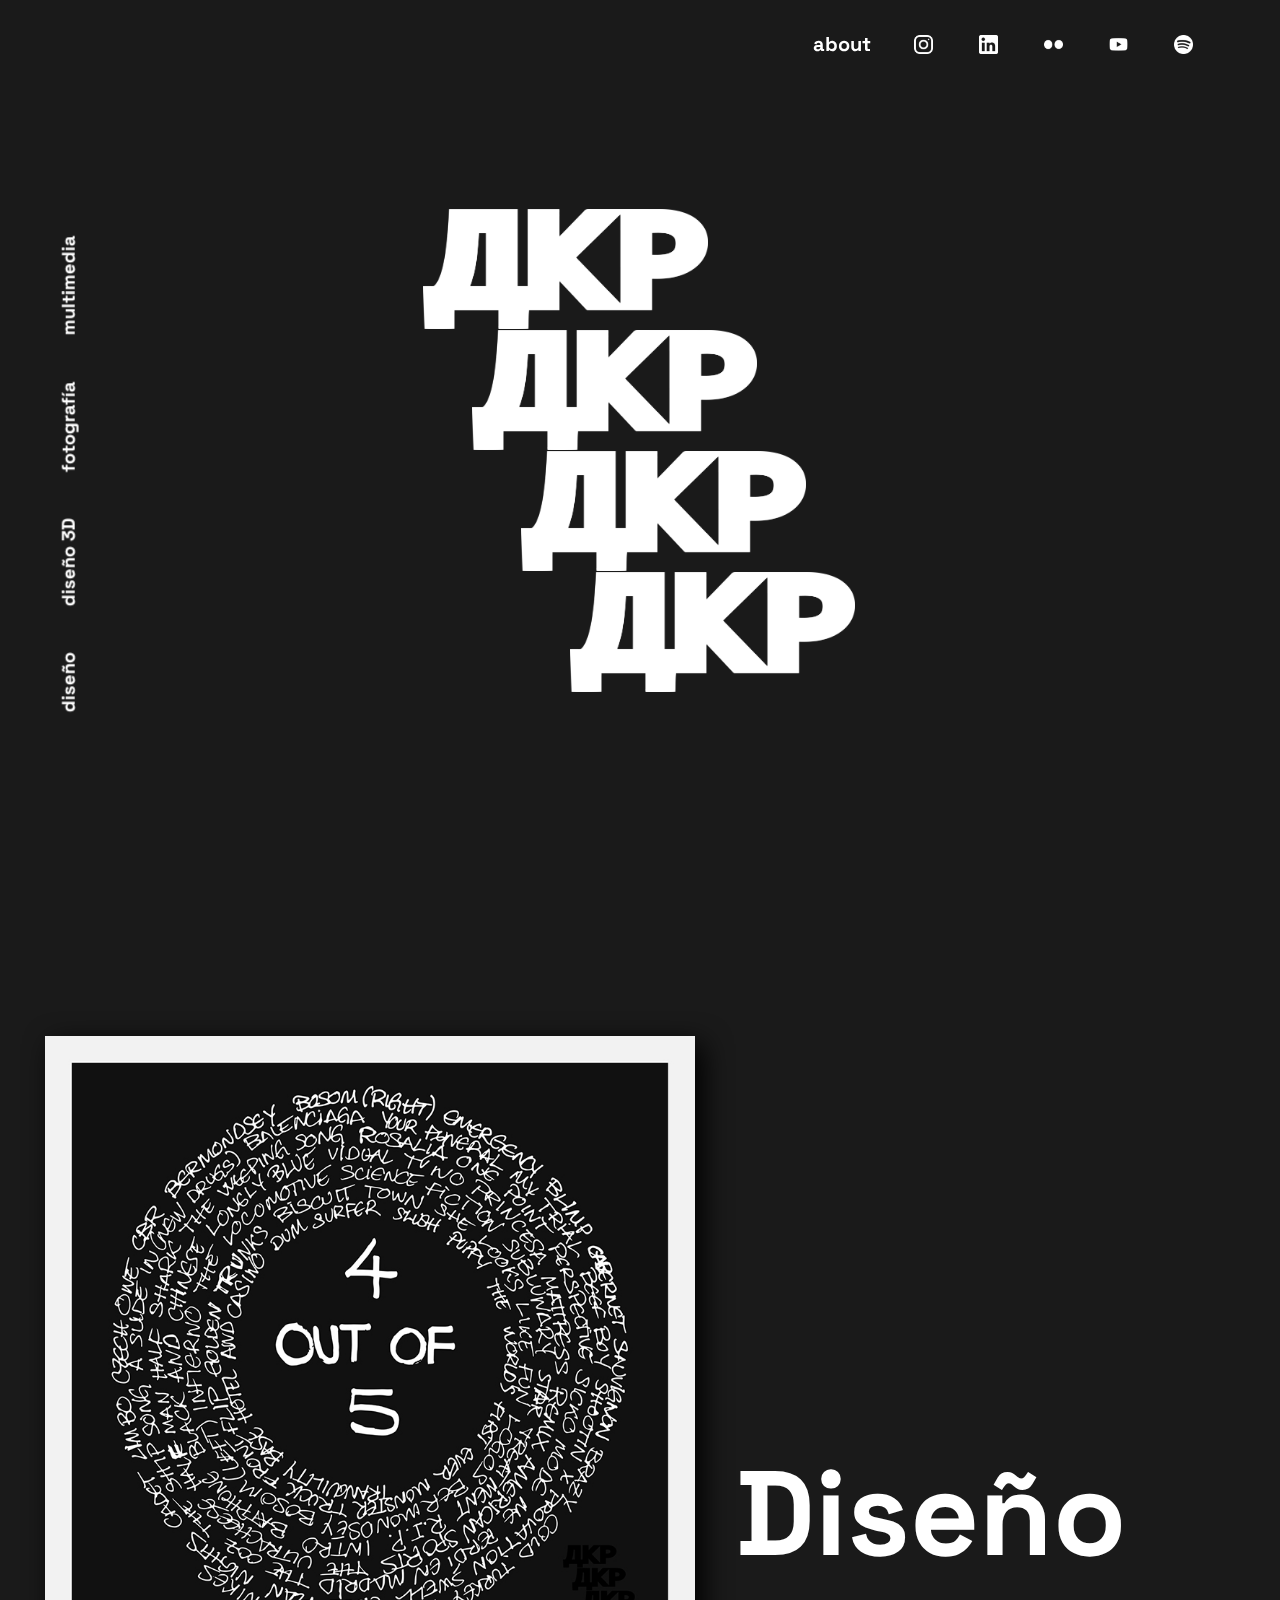
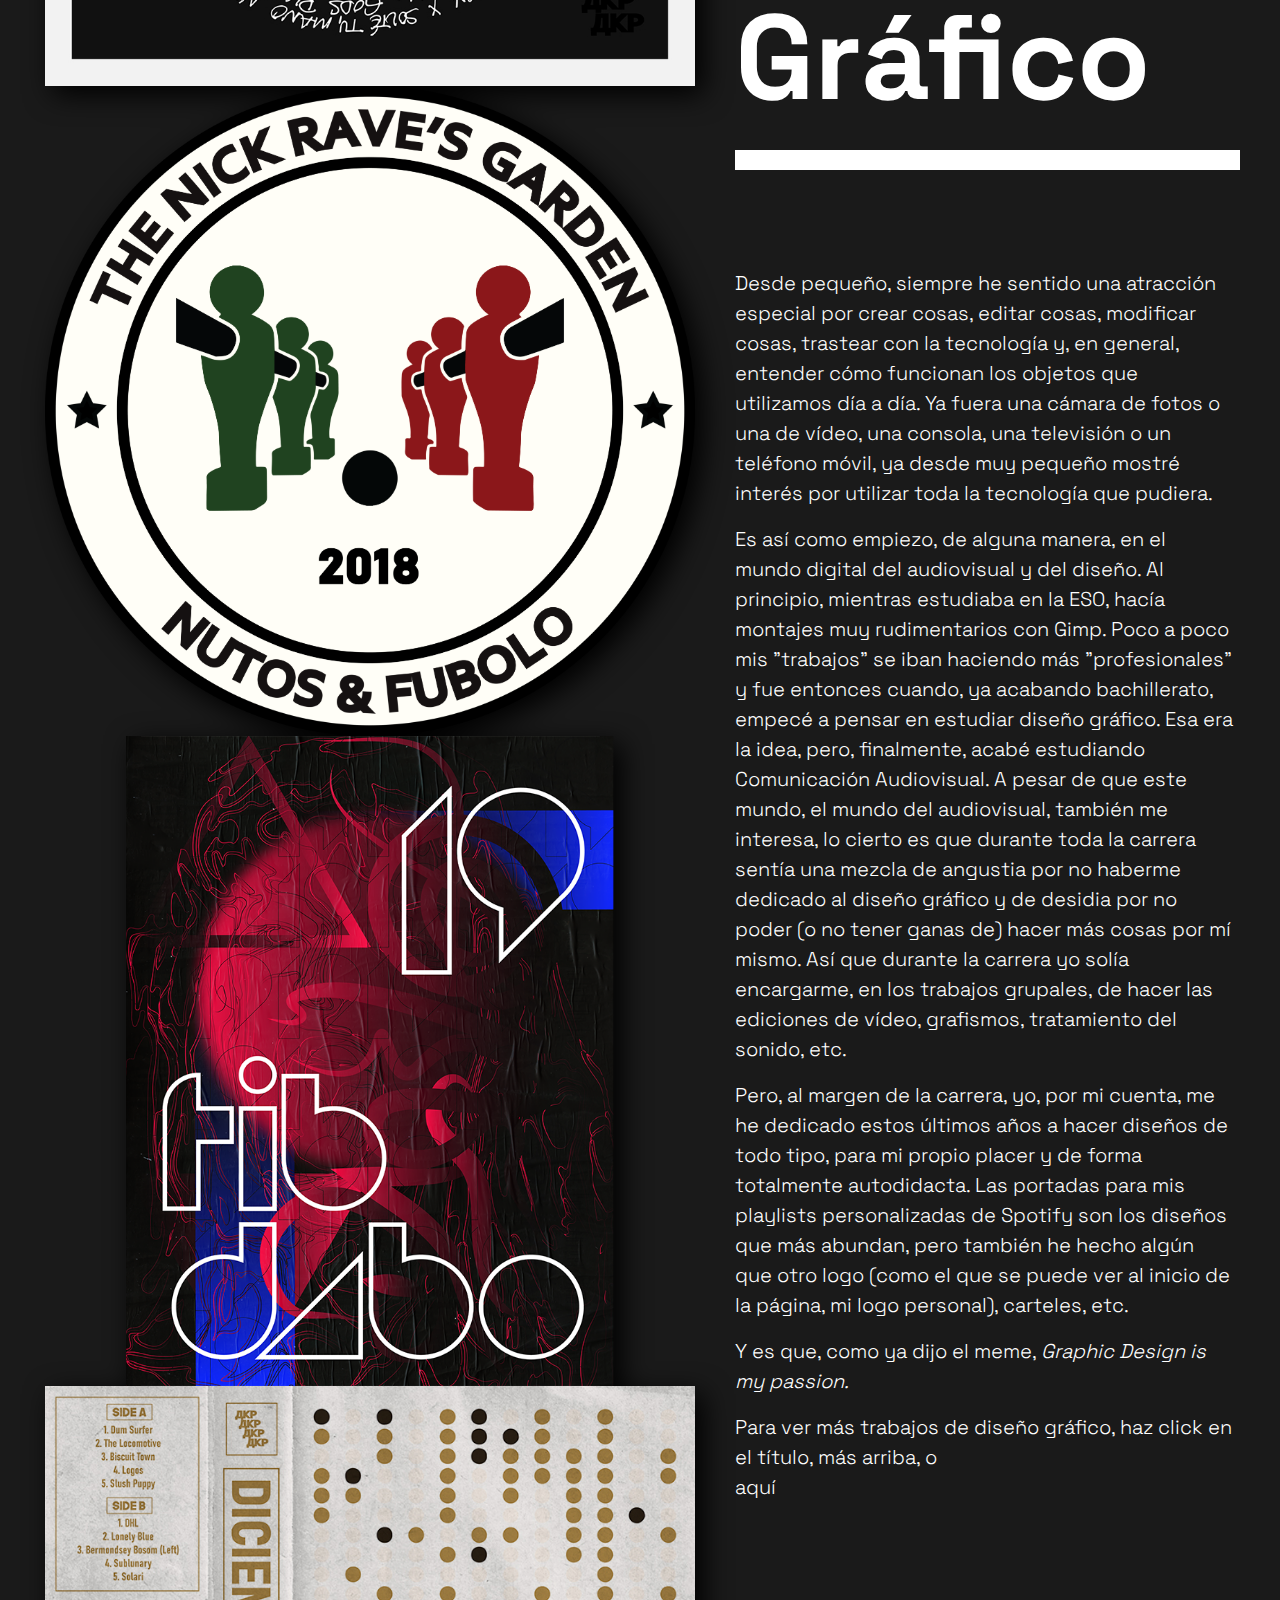
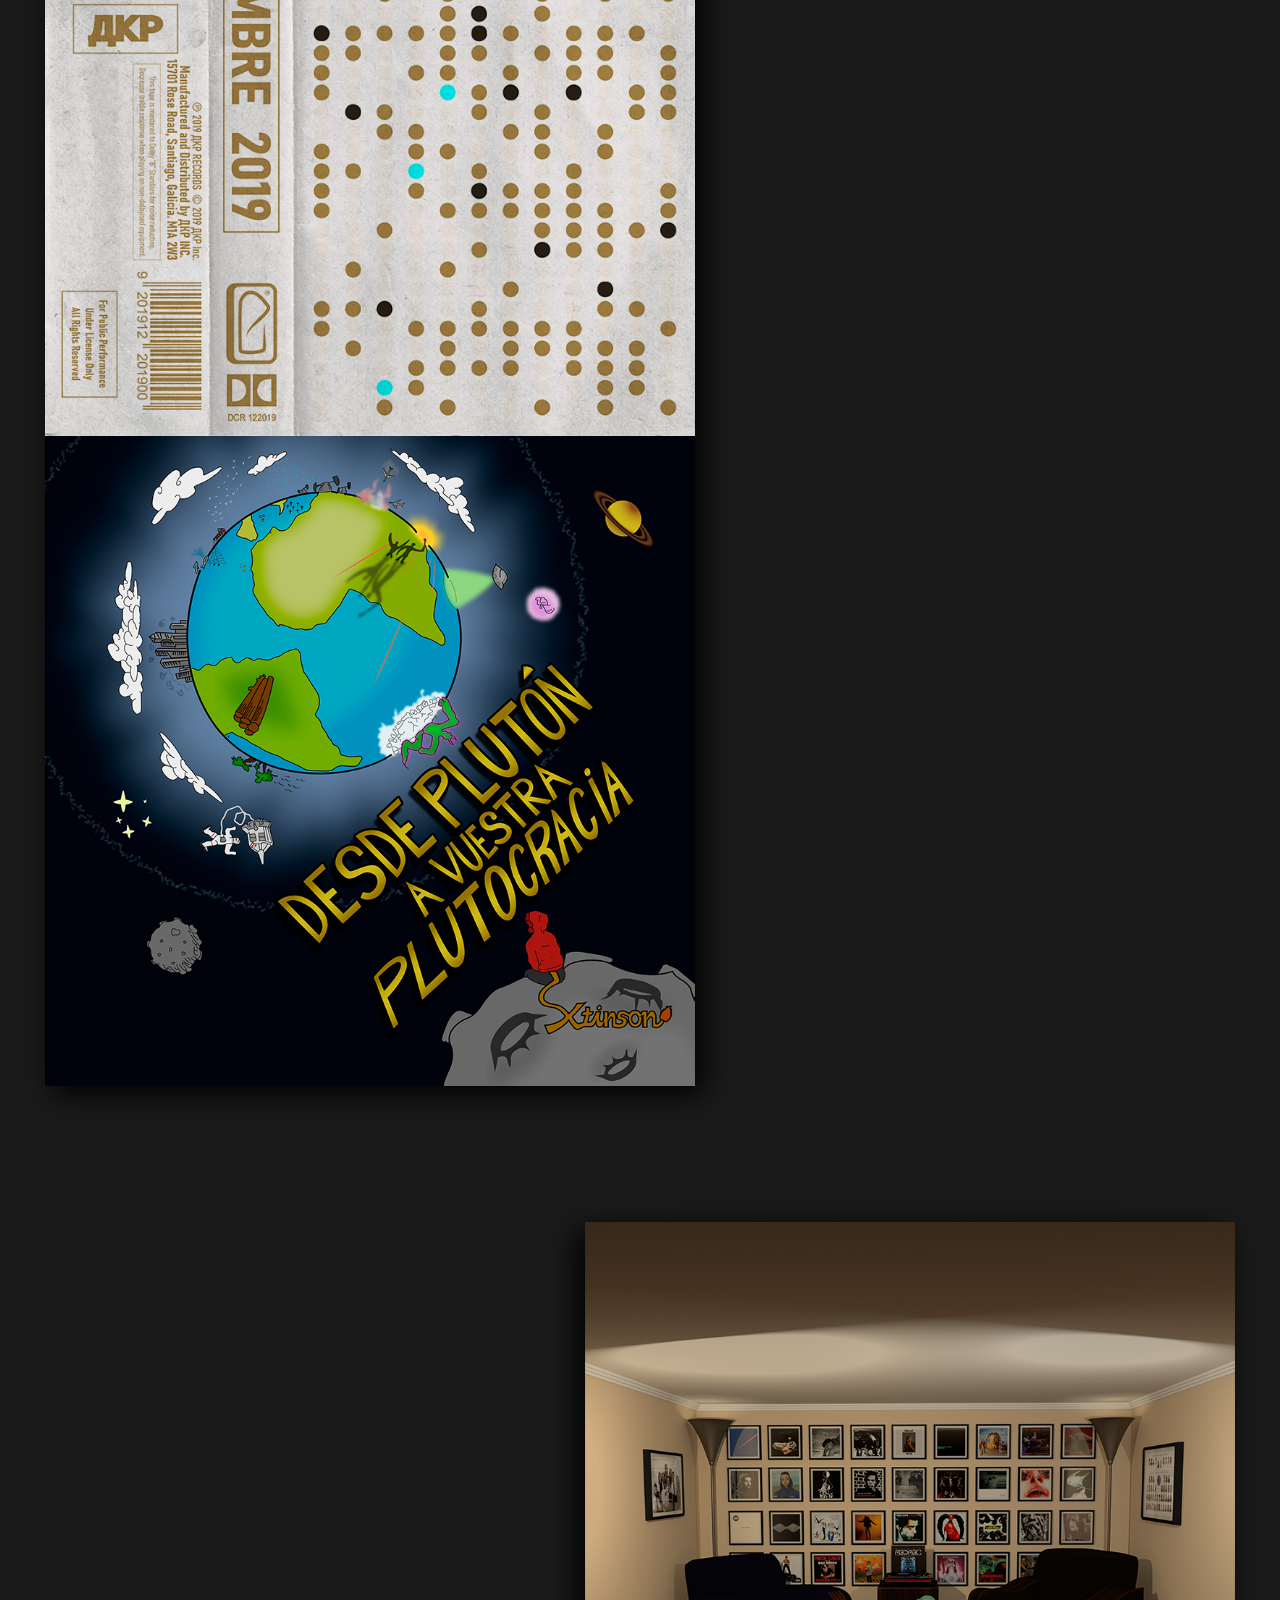
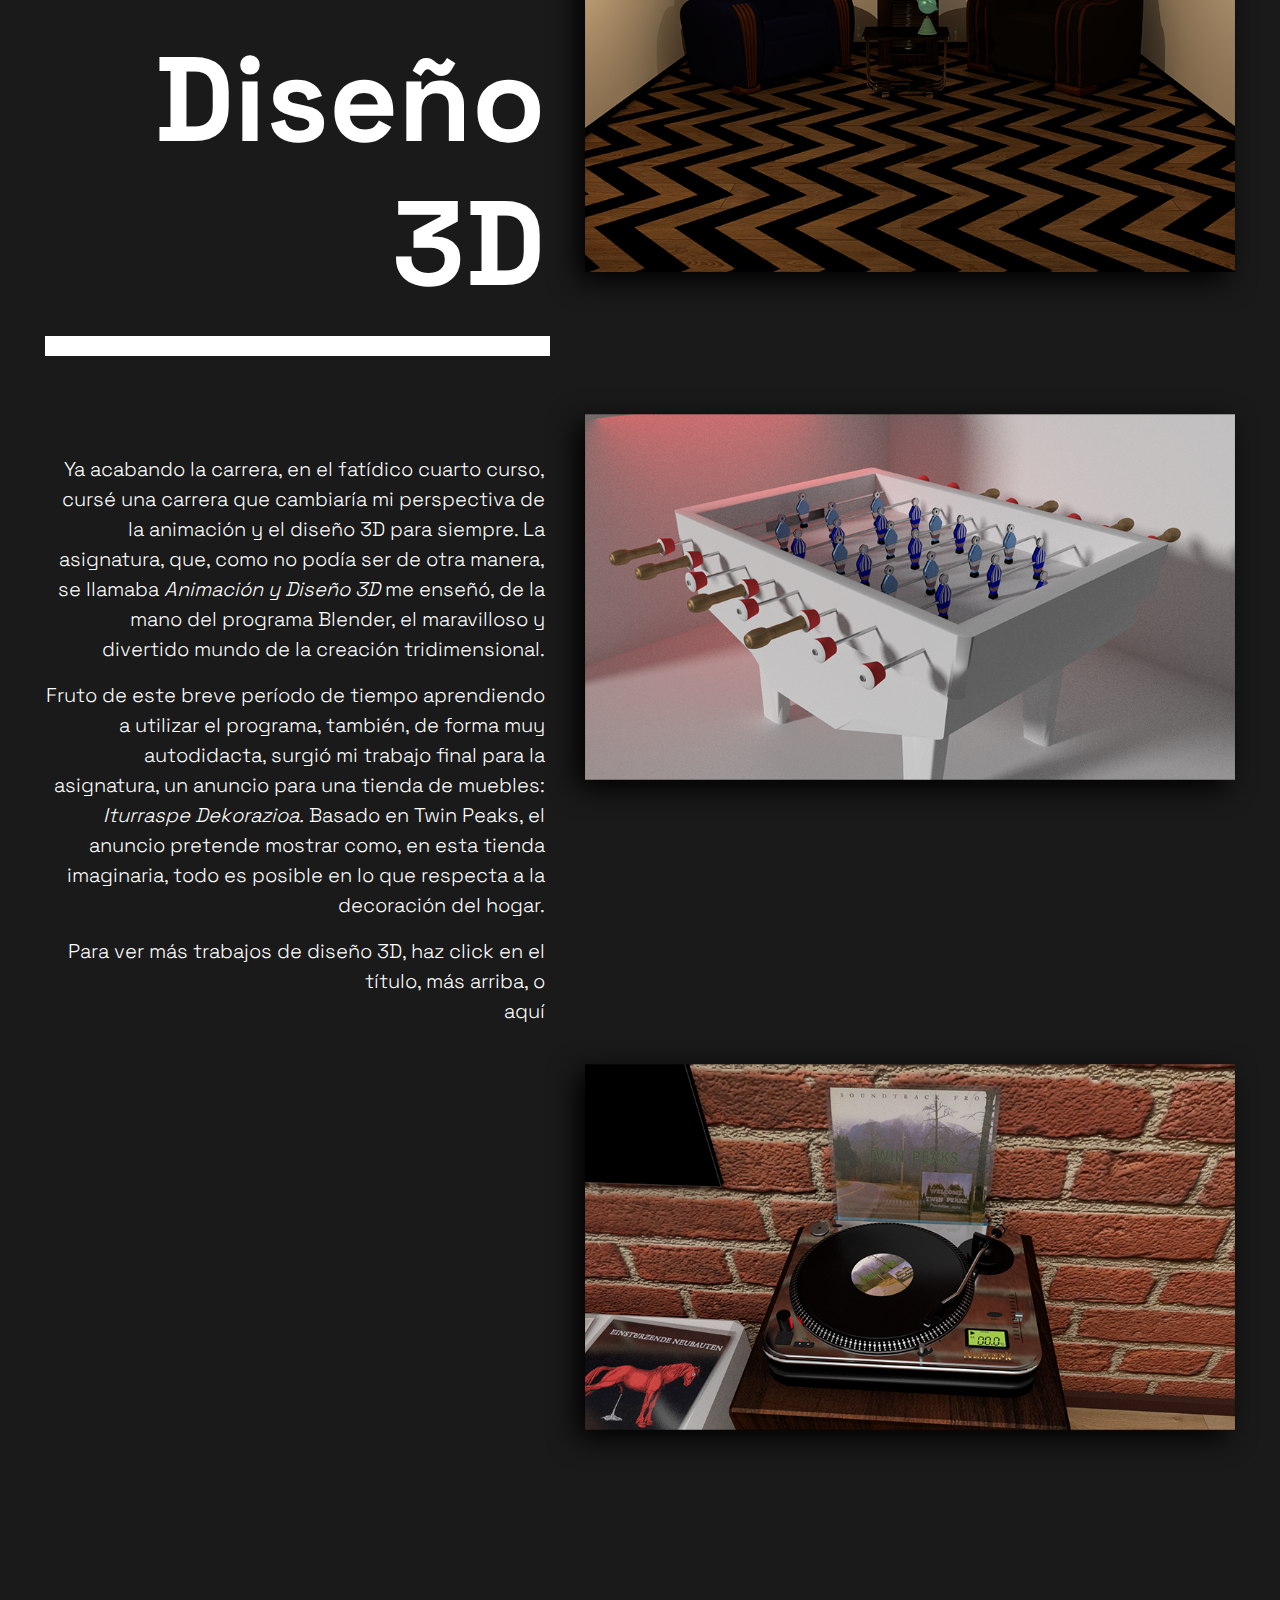
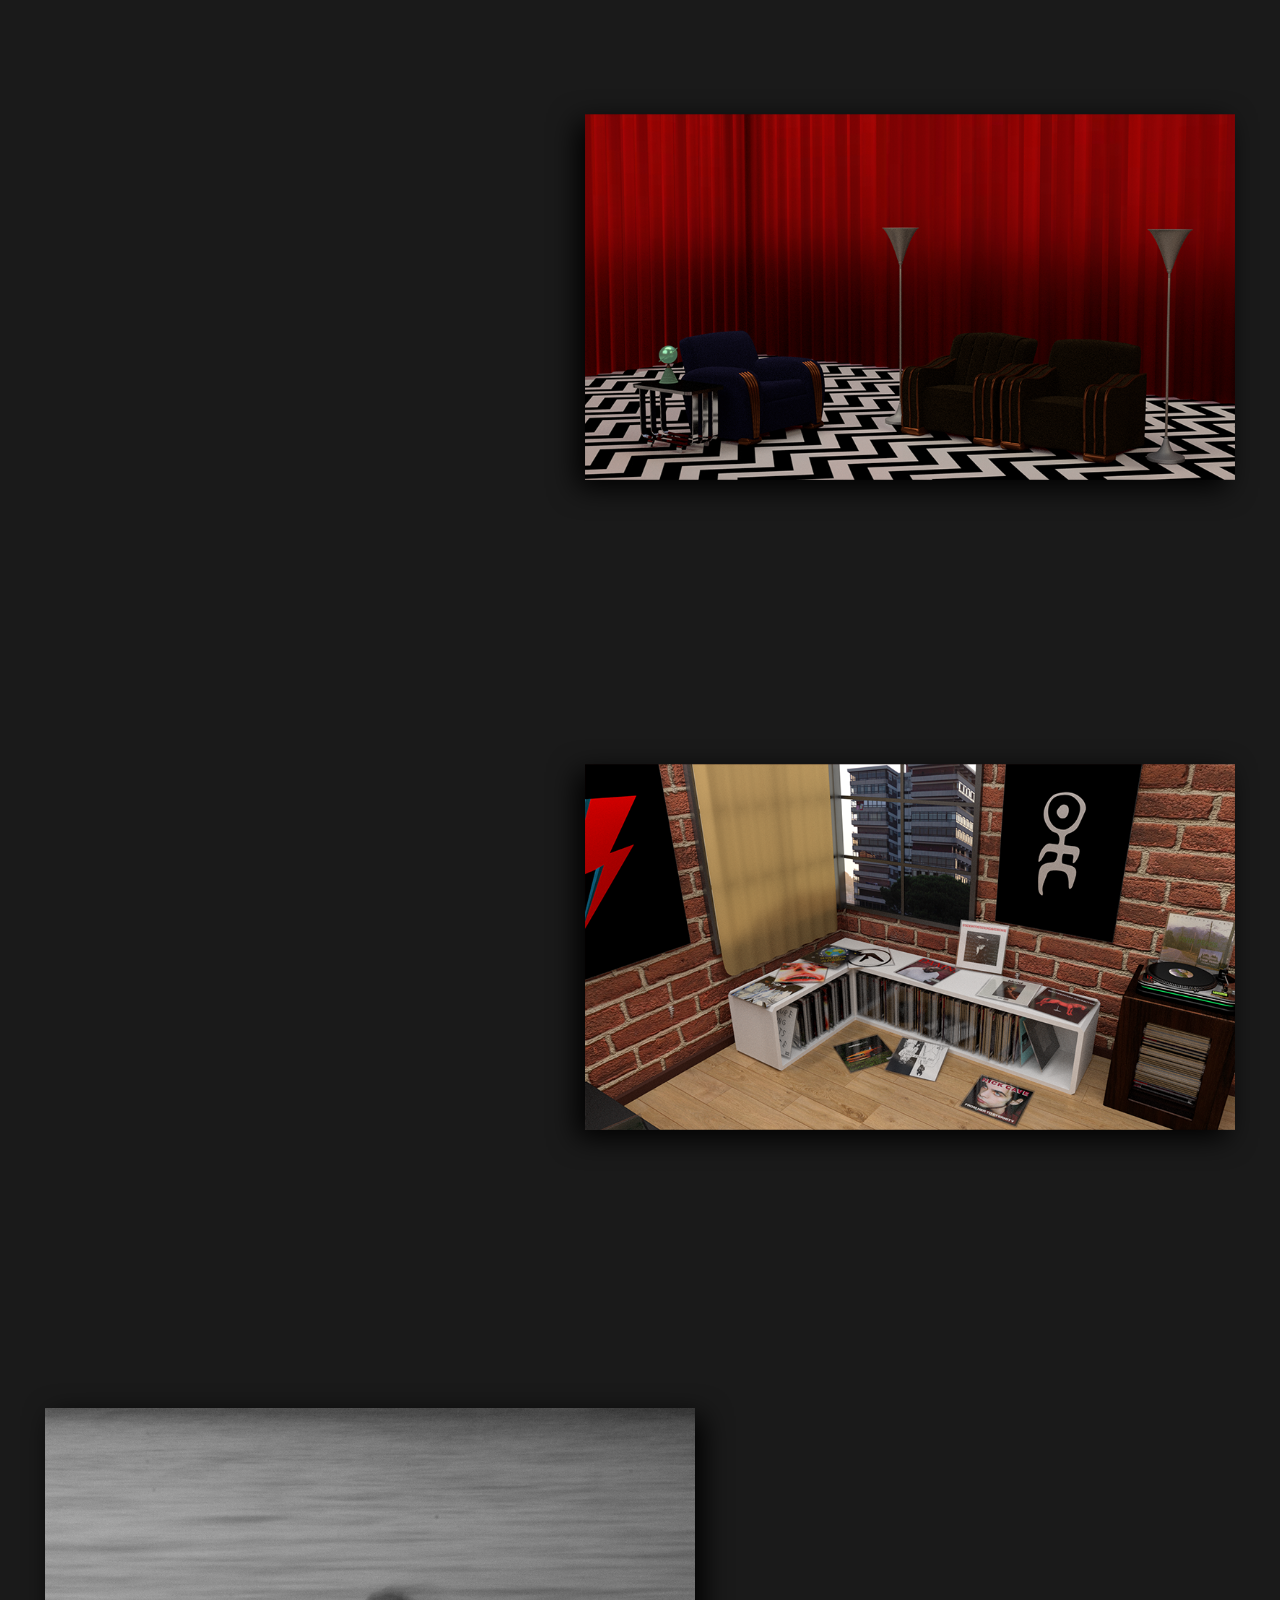
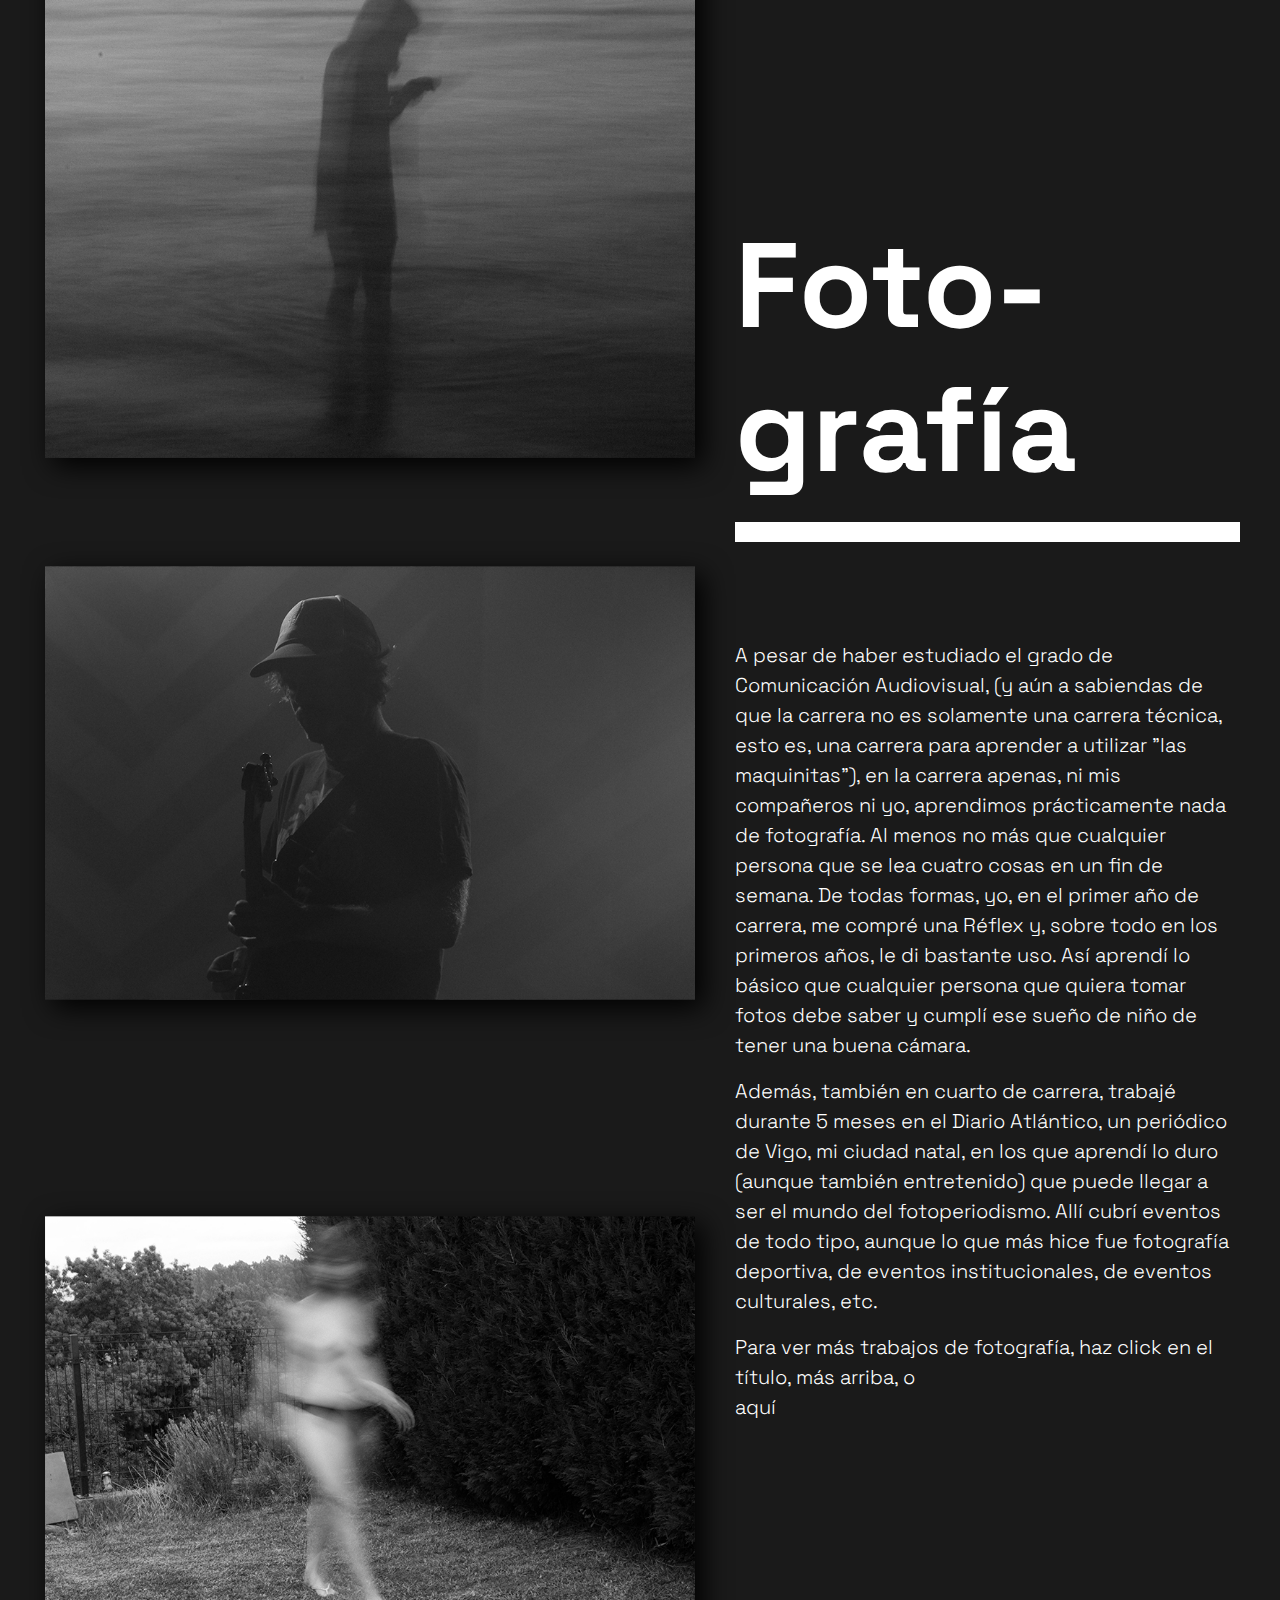
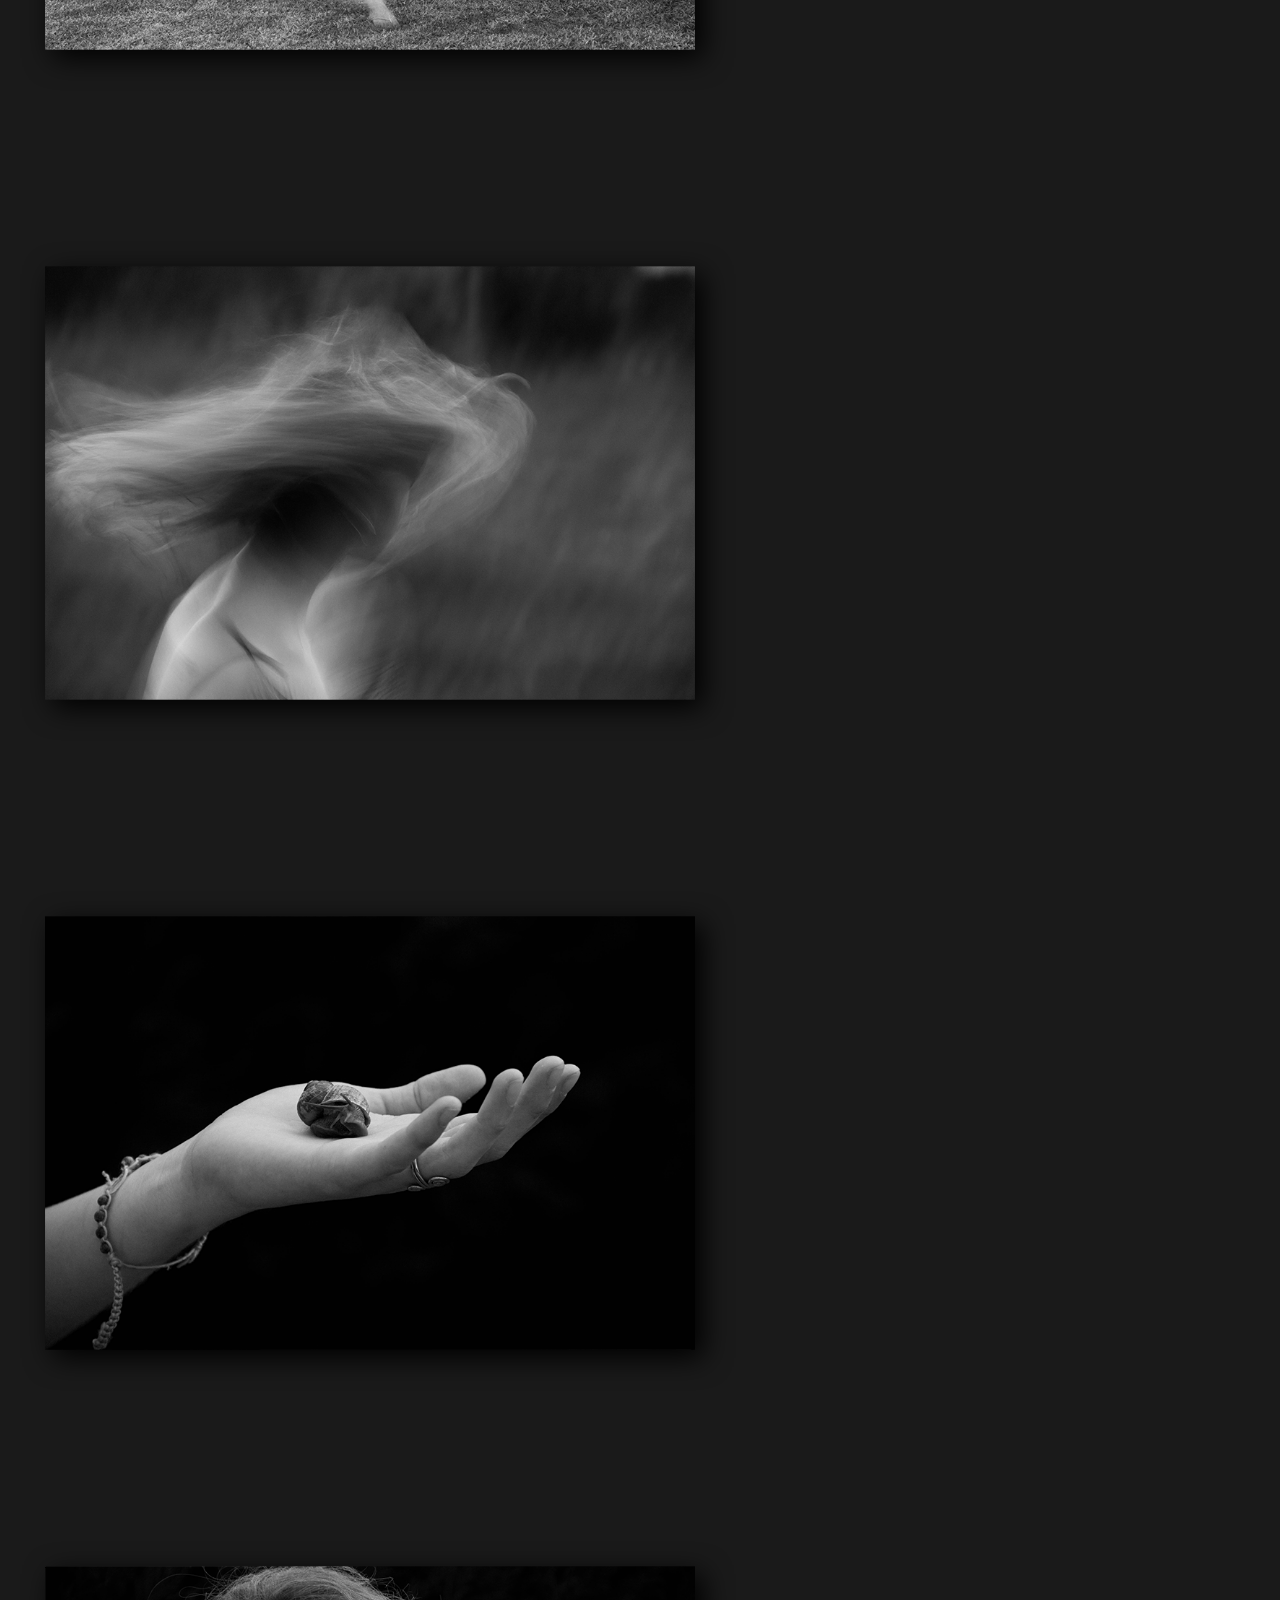
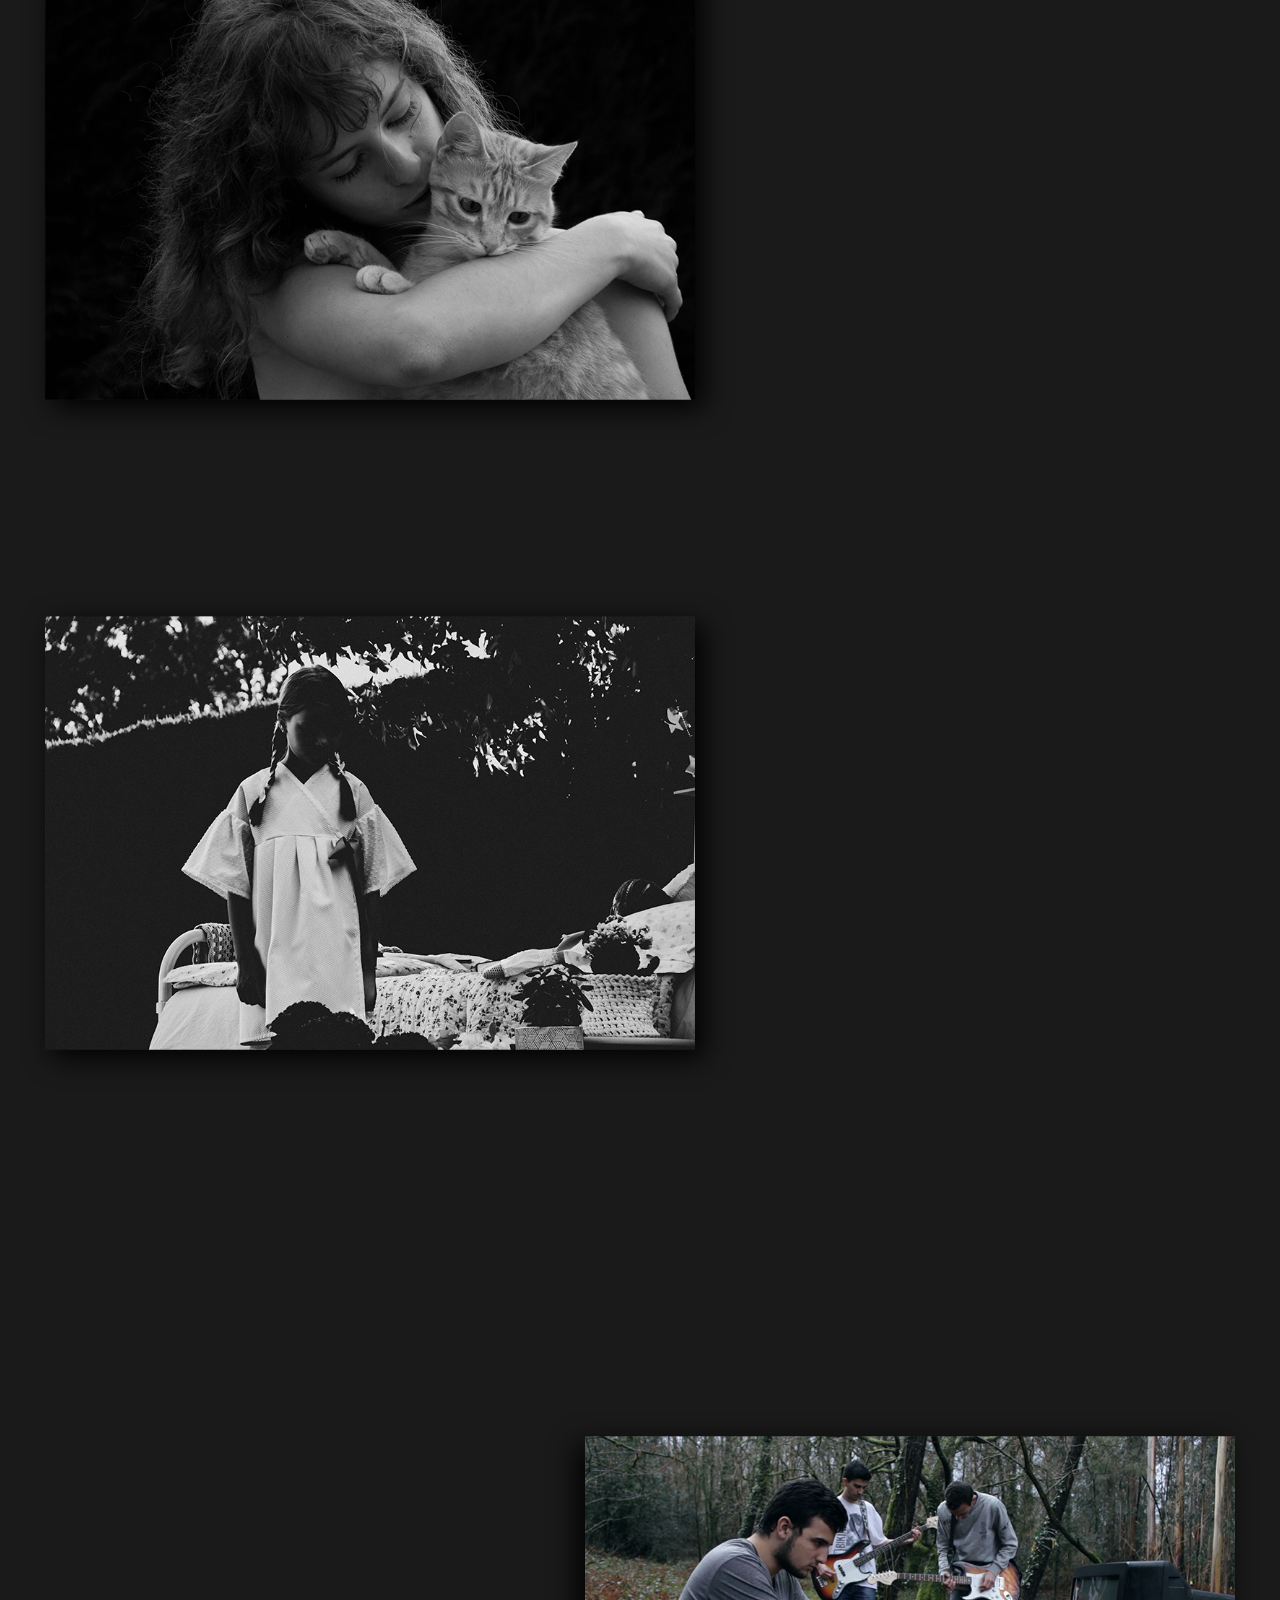
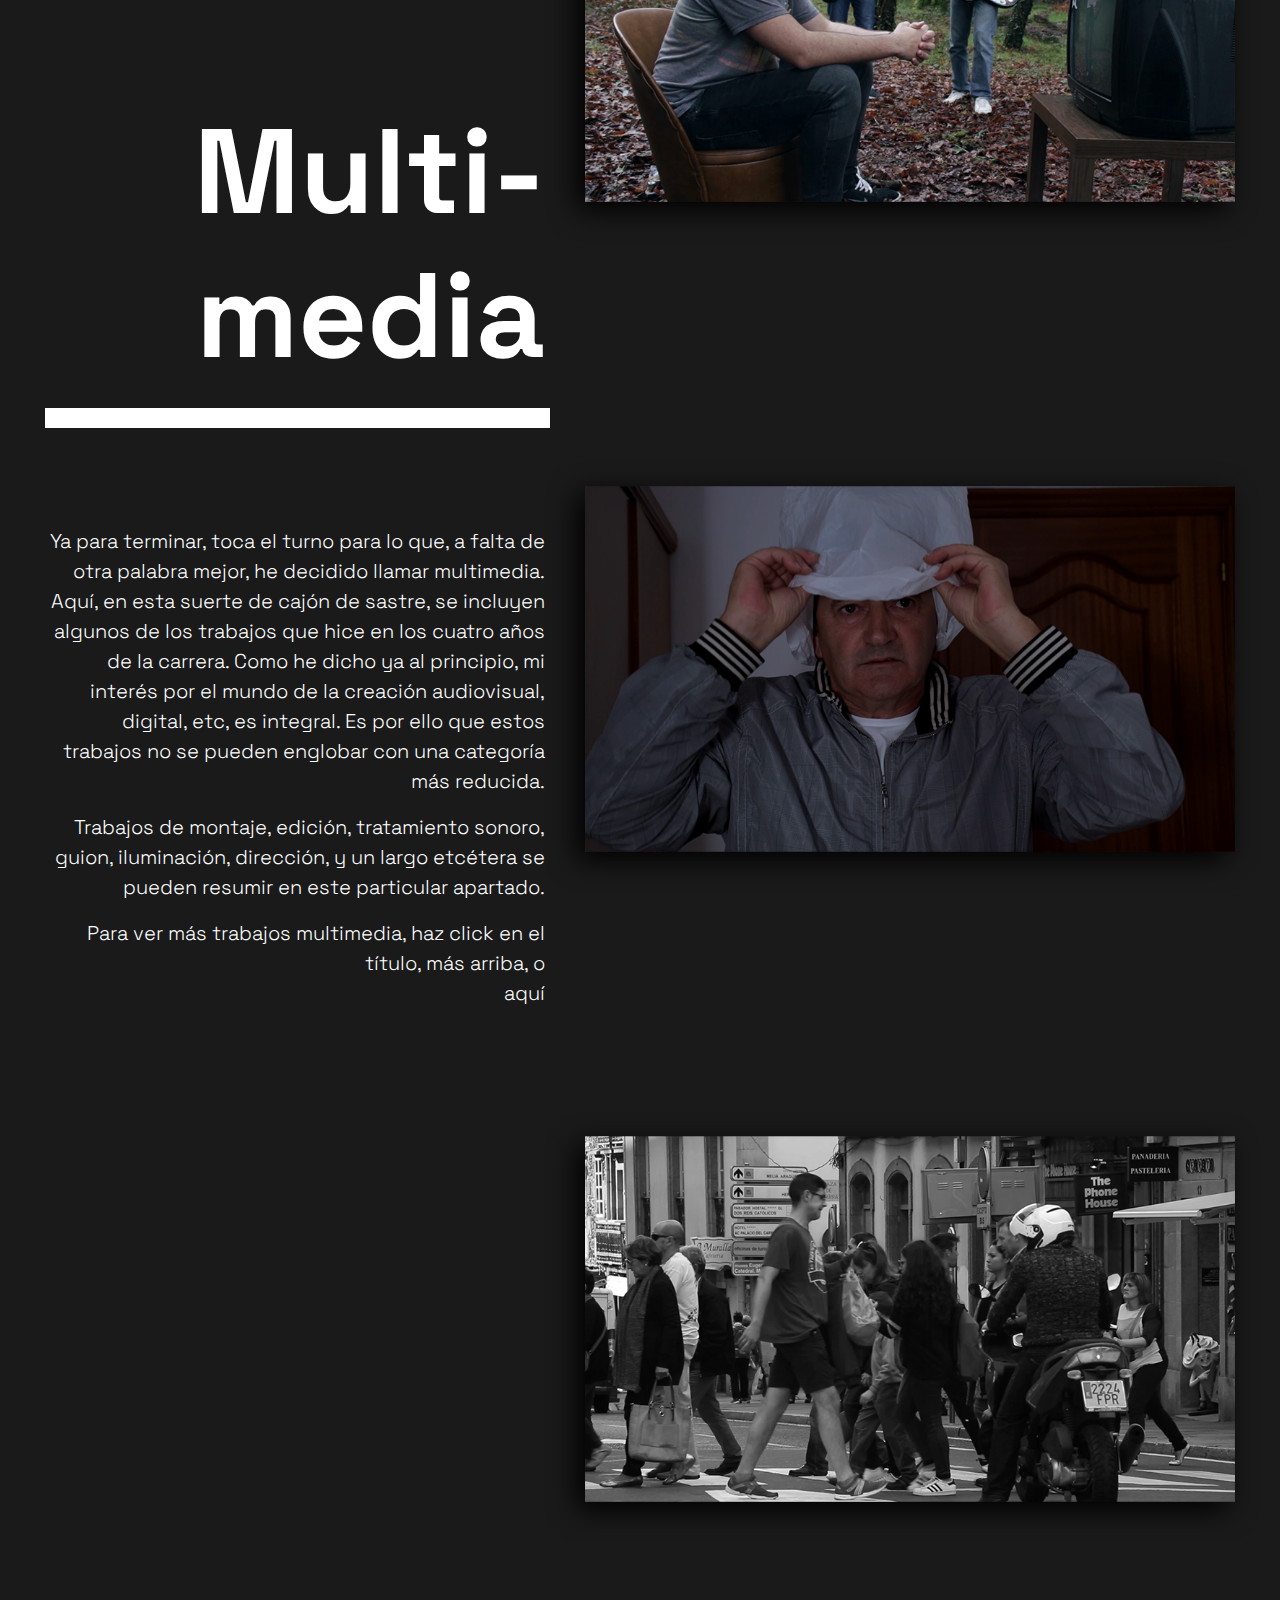
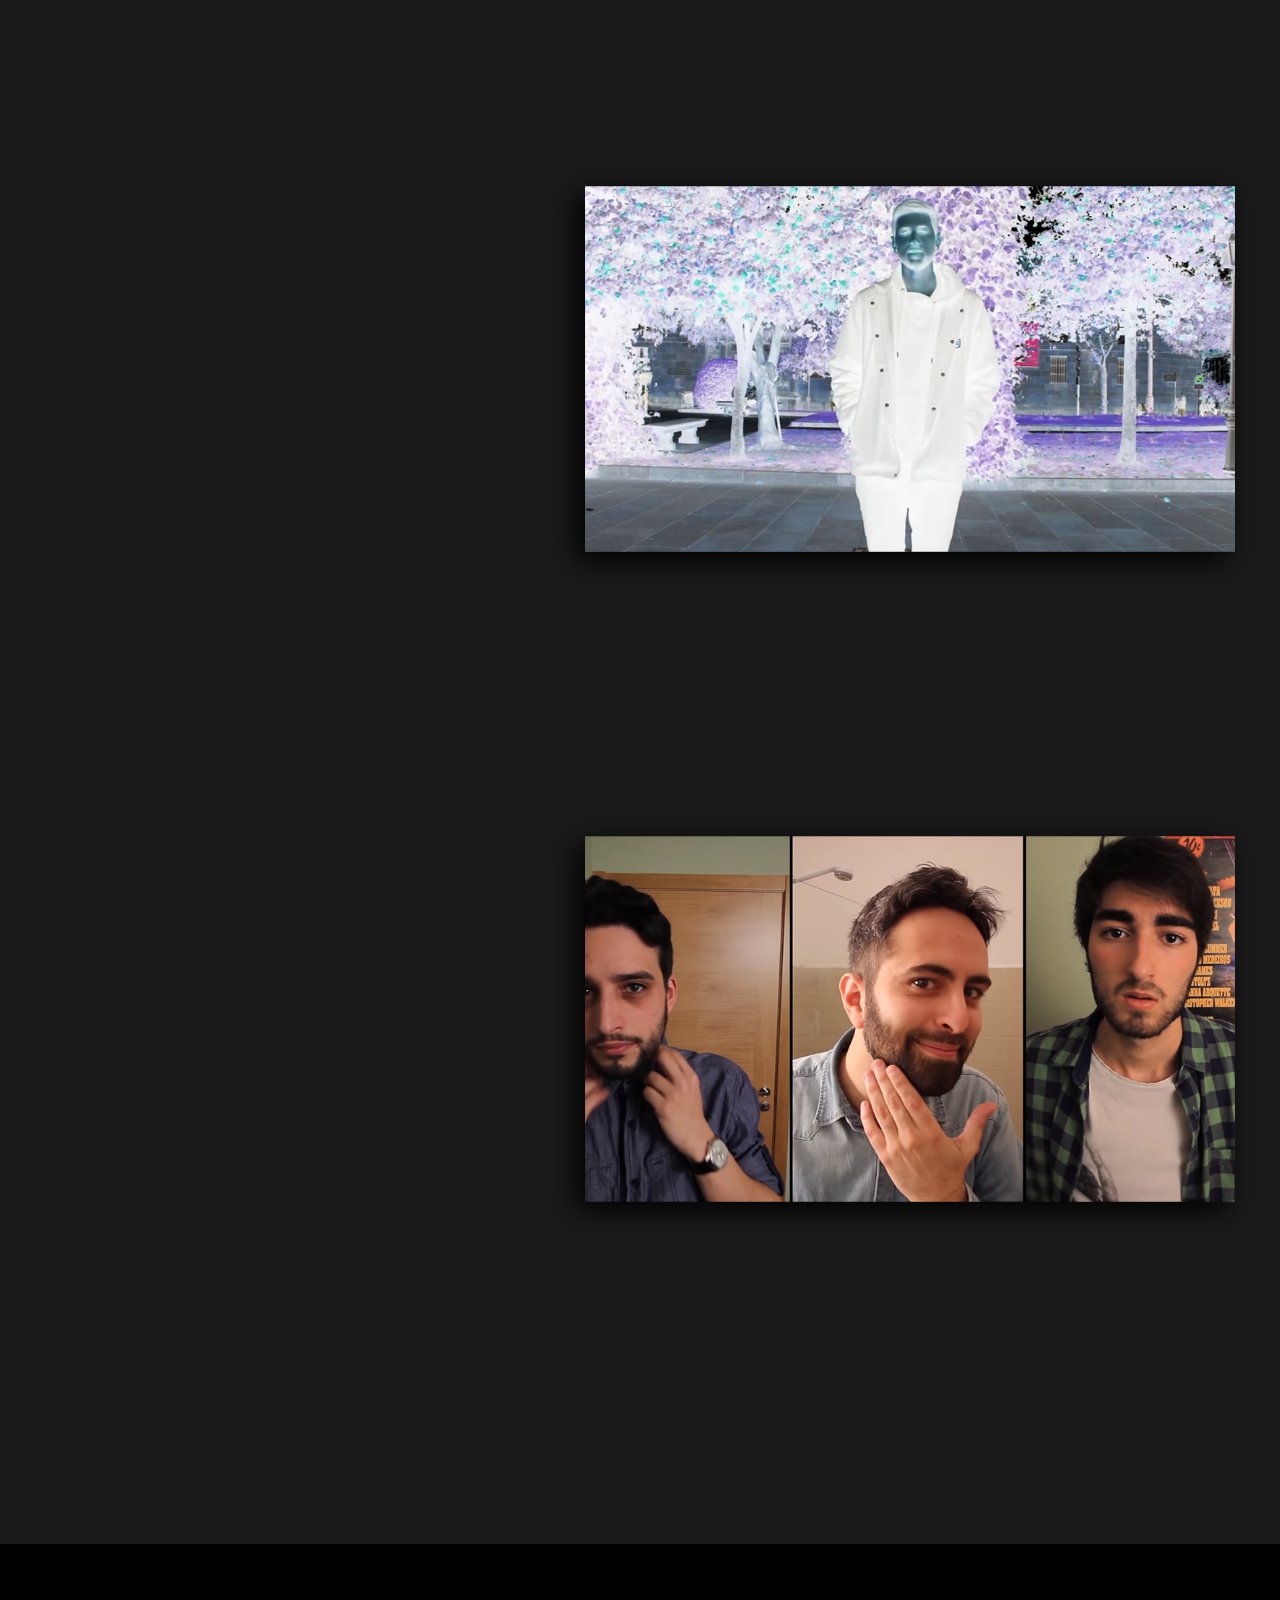
<file: index.html>
<!DOCTYPE html>
<html lang="en">
<head>
	<meta charset="UTF-8">
	<meta name="viewport" content="width=device-width,initial-scale=1.0">
	<title>ДКР</title>
	<!-- <link href="https://fonts.googleapis.com/css?family=Roboto+Mono:400,400i,500,500i,700&display=swap&subset=cyrillic" rel="stylesheet"> -->
	<link rel="preconnect" href="https://fonts.gstatic.com">
	<link href="https://fonts.googleapis.com/css2?family=Space+Grotesk:wght@300;500;700&display=swap" rel="stylesheet"> 
	<link rel="stylesheet" href="https://stackpath.bootstrapcdn.com/bootstrap/4.4.1/css/bootstrap.min.css" integrity="sha384-Vkoo8x4CGsO3+Hhxv8T/Q5PaXtkKtu6ug5TOeNV6gBiFeWPGFN9MuhOf23Q9Ifjh" crossorigin="anonymous">
	<link rel="stylesheet" href="css/estilo.css">
	<link rel="stylesheet" href="slick/slick.css">
	<link rel="apple-touch-icon" sizes="57x57" href="img/apple-icon-57x57.png">
	<link rel="apple-touch-icon" sizes="60x60" href="img/apple-icon-60x60.png">
	<link rel="apple-touch-icon" sizes="72x72" href="img/apple-icon-72x72.png">
	<link rel="apple-touch-icon" sizes="76x76" href="img/apple-icon-76x76.png">
	<link rel="apple-touch-icon" sizes="114x114" href="img/apple-icon-114x114.png">
	<link rel="apple-touch-icon" sizes="120x120" href="img/apple-icon-120x120.png">
	<link rel="apple-touch-icon" sizes="144x144" href="img/apple-icon-144x144.png">
	<link rel="apple-touch-icon" sizes="152x152" href="img/apple-icon-152x152.png">
	<link rel="apple-touch-icon" sizes="180x180" href="img/apple-icon-180x180.png">
	<link rel="icon" type="image/png" sizes="192x192"  href="img/android-icon-192x192.png">
	<link rel="icon" type="image/png" sizes="32x32" href="img/favicon-32x32.png">
	<link rel="icon" type="image/png" sizes="96x96" href="img/favicon-96x96.png">
	<link rel="icon" type="image/png" sizes="16x16" href="img/favicon-16x16.png">
	<link rel="manifest" href="img/manifest.json">
	<meta name="msapplication-TileColor" content="#ffffff">
	<meta name="msapplication-TileImage" content="img/ms-icon-144x144.png">
	<meta name="theme-color" content="#ffffff">
</head>
<body>
<div class="overlay_transparente"></div>
<header class="panel home" id="uno">
	<div class="logo">
		<ul>
			<li>
				<a href="#diseno"><span class="texto">Diseño</span></a>
			</li>
			<li>
				<a href="#3D"><span class="texto">Diseño <span style="text-transform: uppercase">3D</span></span></a>
			</li>
			<li>
				<a href="#fotografia"><span class="texto">Fotografía</span></a>
			</li>
			<li>
				<a href="#multimedia"><span class="texto">Multimedia</span></a>
			</li>
		</ul>
	</div>
	<nav class="navfija">
		<li>
			<a href="#diseno">Diseño</a>
		</li>
		<li>
			<a href="#3D">Diseño <span style="text-transform: uppercase">3D</span></a>
		</li>
		<li>
			<a href="#fotografia">Fotografía</a>
		</li>
		<li>
			<a href="#multimedia">Multimedia</a>
		</li>
	</nav>
	<div class="encabezado">
		<a href="" class="toggle"></a>
		<ul class="about">
			<li>
				<a href="about.html">About</a>
			</li>
			<li>
				<a href="https://www.instagram.com/lafargue69/">
					<img src="img/insta_red.png" title="instagram">
				</a>
			</li>
			<li>
				<a href="https://www.linkedin.com/in/dani-costas/">
					<img src="img/linkedin_red.png" title="linkedin">
				</a>
			</li>
			<li>
				<a href="https://www.flickr.com/photos/134050047@N06/albums">
					<img src="img/flickr_red.png" title="flickr">
				</a>
			</li>
			<li>
				<a href="https://www.youtube.com/channel/UCPVUAg4BakU_-Rho7fLRANg">
					<img src="img/youtube_red.png" title="youtube">
				</a>
			</li>
			<li>
				<a href="https://open.spotify.com/user/danicostas?si=guP1qiA_Qx6vUkvcXE_Pzg">
					<img src="img/spotify_red.png" title="spotify">
				</a>
			</li>
		</ul>
	</div>
</header>
<section class="impar panel" id="diseno">
	<div>
		<div class="contenedorfijo">
			<div class="slider">
				<img src="img/top_100_2018.jpg" alt="">
				<img src="img/nick_rave_garden.png" alt="">
				<img src="img/fib_dabo_19.png" alt="">
				<img src="img/diciembre.jpg" alt="">
				<img src="img/pluton_pluto.jpg" alt="">
			</div>
		</div>		
	</div>					
	<div class="textos">
		<a href="diseno_grafico.html" title="Diseño Gráfico"><h1>Diseño Gráfico</h1></a>
		<p>Desde pequeño, siempre he sentido una atracción especial por crear cosas, editar cosas, modificar cosas, trastear con la tecnología y, en general, entender cómo funcionan los objetos que utilizamos día a día. Ya fuera una cámara de fotos o una de vídeo, una consola, una televisión o un teléfono móvil, ya desde muy pequeño mostré interés por utilizar toda la tecnología que pudiera.</p>
		<p>Es así como empiezo, de alguna manera, en el mundo digital del audiovisual y del diseño. Al principio, mientras estudiaba en la ESO, hacía montajes muy rudimentarios con Gimp. Poco a poco mis "trabajos" se iban haciendo más "profesionales" y fue entonces cuando, ya acabando bachillerato, empecé a pensar en estudiar diseño gráfico. Esa era la idea, pero, finalmente, acabé estudiando Comunicación Audiovisual. A pesar de que este mundo, el mundo del audiovisual, también me interesa, lo cierto es que durante toda la carrera sentía una mezcla de angustia por no haberme dedicado al diseño gráfico y de desidia por no poder (o no tener ganas de) hacer más cosas por mí mismo. Así que durante la carrera yo solía encargarme, en los trabajos grupales, de hacer las ediciones de vídeo, grafismos, tratamiento del sonido, etc.</p>
		<p>Pero, al margen de la carrera, yo, por mi cuenta, me he dedicado estos últimos años a hacer diseños de todo tipo, para mi propio placer y de forma totalmente autodidacta. Las portadas para mis playlists personalizadas de Spotify son los diseños que más abundan, pero también he hecho algún que otro logo (como el que se puede ver al inicio de la página, mi logo personal), carteles, etc.</p>
		<p>Y es que, como ya dijo el meme, <span style="font-style: italic;">Graphic Design is my passion.</span></p>
		<p>Para ver más trabajos de diseño gráfico, haz click en el título, más arriba, o<a href="diseno_grafico.html">aquí</a></p>
	</div>			
</section>
<section class="par panel" id="3D">
	<div>
		<div class="contenedorfijo">
			<div class="slider">
				<img src="img/salon_3d_cuadrado.png" alt="">
				<img src="img/fubolo.png" alt="">
				<img src="img/tocadiscos.png" alt="">
				<img src="img/redroom.png" alt="">
				<img src="img/salon_discos.png" alt="">
			</div>
		</div>		
	</div>			
	<div class="textos">
		<a href="diseno_3d.html" title="Diseño 3D"><h1>Diseño<br class="break"> 3D</h1></a>
			<p>Ya acabando la carrera, en el fatídico cuarto curso, cursé una carrera que cambiaría mi perspectiva de la animación y el diseño 3D para siempre. La asignatura, que, como no podía ser de otra manera, se llamaba <span style="font-style: italic">Animación y Diseño 3D</span> me enseñó, de la mano del programa Blender, el maravilloso y divertido mundo de la creación tridimensional.</p>
			<p>Fruto de este breve período de tiempo aprendiendo a utilizar el programa, también, de forma muy autodidacta, surgió mi trabajo final para la asignatura, un anuncio para una tienda de muebles: <span style="font-style: italic">Iturraspe Dekorazioa.</span> Basado en Twin Peaks, el anuncio pretende mostrar como, en esta tienda imaginaria, todo es posible en lo que respecta a la decoración del hogar.</p>
			<p>Para ver más trabajos de diseño 3D, haz click en el título, más arriba, o<a href="diseno_3d.html">aquí</a></p>
			
	</div>			
</section>
<section class="impar panel" id="fotografia">
	<div>
		<div class="contenedorfijo">
			<div class="slider">
				<img src="img/ana_agua.png" alt="">
				<img src="img/slowdiveg.png" alt="">
				<img src="img/anag.png" alt="">
				<img src="img/ana2g.png" alt="">
				<img src="img/caracolg.png" alt="">
				<img src="img/ana_bowog.png" alt="">
				<img src="img/crystalg.png" alt="">
			</div>
		</div>		
	</div>				
	<div class="textos">
		<a href="fotografia.html" title="Fotografía"><h1>Foto<span class="guion">-</span><br class="break">grafía</h1></a>
		<p>A pesar de haber estudiado el grado de Comunicación Audiovisual, (y aún a sabiendas de que la carrera no es solamente una carrera técnica, esto es, una carrera para aprender a utilizar "las maquinitas"), en la carrera apenas, ni mis compañeros ni yo, aprendimos prácticamente nada de fotografía. Al menos no más que cualquier persona que se lea cuatro cosas en un fin de semana. De todas formas, yo, en el primer año de carrera, me compré una Réflex y, sobre todo en los primeros años, le di bastante uso. Así aprendí lo básico que cualquier persona que quiera tomar fotos debe saber y cumplí ese sueño de niño de tener una buena cámara.</p>
		<p>Además, también en cuarto de carrera, trabajé durante 5 meses en el Diario Atlántico, un periódico de Vigo, mi ciudad natal, en los que aprendí lo duro (aunque también entretenido) que puede llegar a ser el mundo del fotoperiodismo. Allí cubrí eventos de todo tipo, aunque lo que más hice fue fotografía deportiva, de eventos institucionales, de eventos culturales, etc. </p>
		<p>Para ver más trabajos de fotografía, haz click en el título, más arriba, o<a href="fotografia.html">aquí</a></p>
	</div>			
</section>
<section class="par panel" id="multimedia">
	<div>
		<div class="contenedorfijo">
			<div class="slider">
				<img src="img/screen.png" alt="">
				<img src="img/screen_2.png" alt="">
				<img src="img/screen_3.png" alt="">
				<img src="img/screen_4.png" alt="">
				<img src="img/screen_5.png" alt="">
			</div>
		</div>		
	</div>					
	<div class="textos">
		<a href="multimedia.html" title="Multimedia"><h1>Multi<span class="guion">-</span><br class="break">media</h1></a>
		<p>Ya para terminar, toca el turno para lo que, a falta de otra palabra mejor, he decidido llamar multimedia. Aquí, en esta suerte de cajón de sastre, se incluyen algunos de los trabajos que hice en los cuatro años de la carrera. Como he dicho ya al principio, mi interés por el mundo de la creación audiovisual, digital, etc, es integral. Es por ello que estos trabajos no se pueden englobar con una categoría más reducida.</p>
		<p>Trabajos de montaje, edición, tratamiento sonoro, guion, iluminación, dirección, y un largo etcétera se pueden resumir en este particular apartado.</p>
		<p>Para ver más trabajos multimedia, haz click en el título, más arriba, o<a href="multimedia.html">aquí</a></p>
	
	</div>			
</section>
<footer>
	<a href="#"><h3>Dani Costas ®</h3></a>
</footer>
<script src="https://code.jquery.com/jquery-3.4.1.min.js"
integrity="sha256-CSXorXvZcTkaix6Yvo6HppcZGetbYMGWSFlBw8HfCJo="
crossorigin="anonymous"></script>
<script src="slick/slick.js"></script>
<script src=js/funciones.js></script>
</body>
</html>
</file>
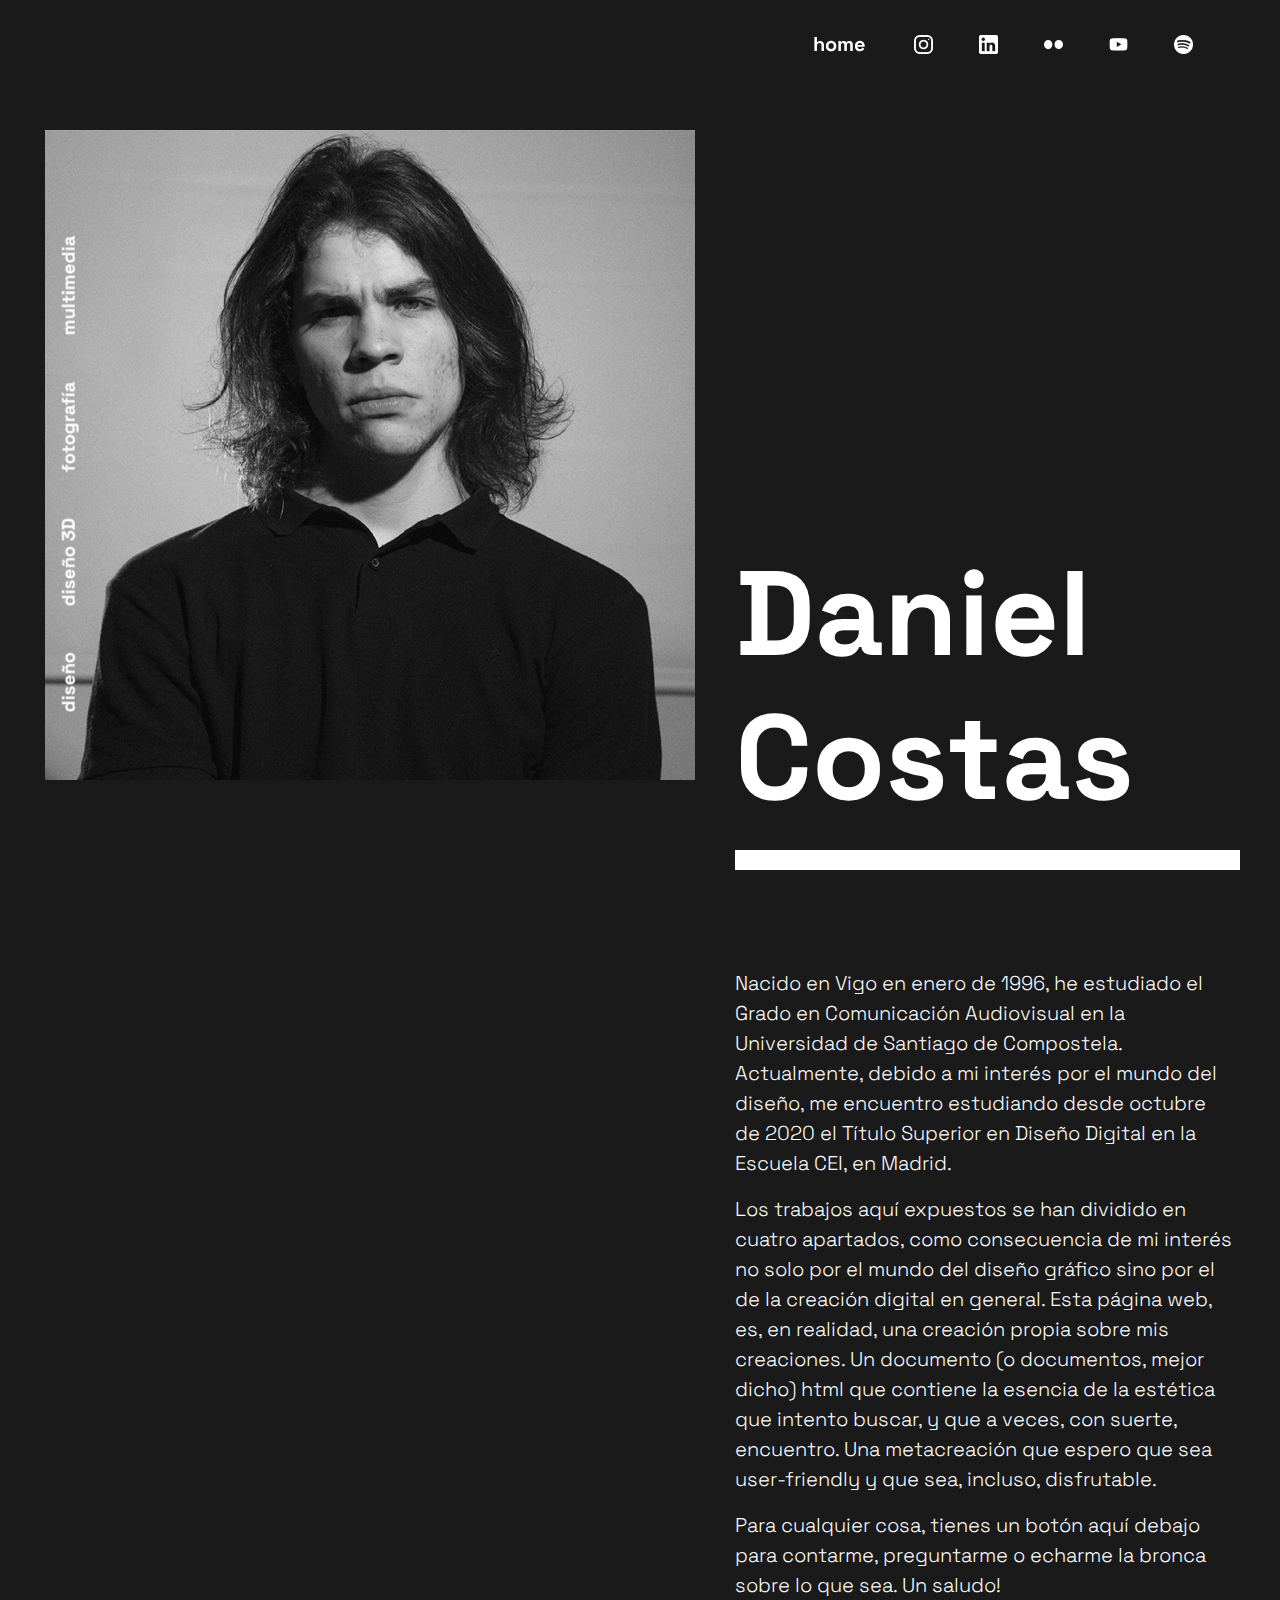
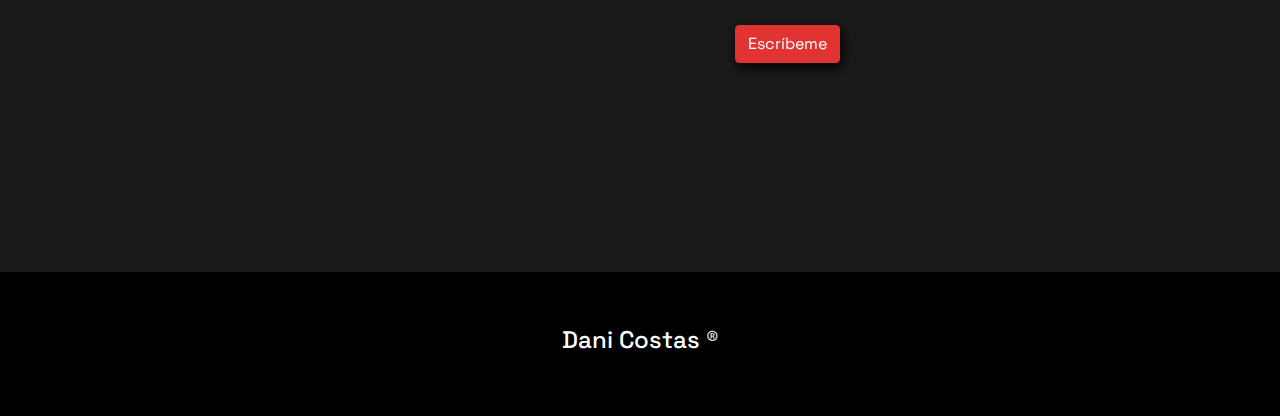
<file: about.html>
<!DOCTYPE html>
<html lang="en">
<head>
	<meta charset="UTF-8">
	<meta name="viewport" content="width=device-width,initial-scale=1.0">
	<title>About - ДКР</title>
	<!-- <link href="https://fonts.googleapis.com/css?family=Roboto+Mono:400,400i,500,500i,700&display=swap&subset=cyrillic" rel="stylesheet"> -->
	<link rel="preconnect" href="https://fonts.gstatic.com">
	<link href="https://fonts.googleapis.com/css2?family=Space+Grotesk:wght@300;500;700&display=swap" rel="stylesheet"> 
	<link rel="stylesheet" href="https://stackpath.bootstrapcdn.com/bootstrap/4.4.1/css/bootstrap.min.css" integrity="sha384-Vkoo8x4CGsO3+Hhxv8T/Q5PaXtkKtu6ug5TOeNV6gBiFeWPGFN9MuhOf23Q9Ifjh" crossorigin="anonymous">
	<link rel="stylesheet" href="css/estilo.css">
	<link rel="stylesheet" href="slick/slick.css">
	<link rel="apple-touch-icon" sizes="57x57" href="img/apple-icon-57x57.png">
	<link rel="apple-touch-icon" sizes="60x60" href="img/apple-icon-60x60.png">
	<link rel="apple-touch-icon" sizes="72x72" href="img/apple-icon-72x72.png">
	<link rel="apple-touch-icon" sizes="76x76" href="img/apple-icon-76x76.png">
	<link rel="apple-touch-icon" sizes="114x114" href="img/apple-icon-114x114.png">
	<link rel="apple-touch-icon" sizes="120x120" href="img/apple-icon-120x120.png">
	<link rel="apple-touch-icon" sizes="144x144" href="img/apple-icon-144x144.png">
	<link rel="apple-touch-icon" sizes="152x152" href="img/apple-icon-152x152.png">
	<link rel="apple-touch-icon" sizes="180x180" href="img/apple-icon-180x180.png">
	<link rel="icon" type="image/png" sizes="192x192"  href="img/android-icon-192x192.png">
	<link rel="icon" type="image/png" sizes="32x32" href="img/favicon-32x32.png">
	<link rel="icon" type="image/png" sizes="96x96" href="img/favicon-96x96.png">
	<link rel="icon" type="image/png" sizes="16x16" href="img/favicon-16x16.png">
	<link rel="manifest" href="img/manifest.json">
	<meta name="msapplication-TileColor" content="#ffffff">
	<meta name="msapplication-TileImage" content="img/ms-icon-144x144.png">
	<meta name="theme-color" content="#ffffff">
</head>
<body class="interno_about">
<header>

	<nav class="navfija">
		<li>
			<a href="diseno_grafico.html">Diseño</a>
		</li>
		<li>
			<a href="diseno_3d.html">Diseño <span style="text-transform: uppercase">3D</span></a>
		</li>
		<li>
			<a href="fotografia.html">Fotografía</a>
		</li>
		<li>
			<a href="multimedia.html">Multimedia</a>
		</li>
	</nav>
	<div class="encabezado">
		<a href="" class="toggle"></a>
		<ul class="about">
			<li>
				<a href="index.html">Home</a>
			</li>
			<li>
				<a href="https://www.instagram.com/lafargue69/">
					<img src="img/insta_red.png" title="instagram">
				</a>
			</li>
			<li>
				<a href="https://www.linkedin.com/in/dani-costas/">
					<img src="img/linkedin_red.png" title="linkedin">
				</a>
			</li>
			<li>
				<a href="https://www.flickr.com/photos/134050047@N06/albums">
					<img src="img/flickr_red.png" title="flickr">
				</a>
			</li>
			<li>
				<a href="https://www.youtube.com/channel/UCPVUAg4BakU_-Rho7fLRANg">
					<img src="img/youtube_red.png" title="youtube">
				</a>
			</li>
			<li>
				<a href="https://open.spotify.com/user/danicostas?si=guP1qiA_Qx6vUkvcXE_Pzg">
					<img src="img/spotify_red.png" title="spotify">
				</a>
			</li>
		</ul>
	</div>
</header>
<section class="panel">
	<div>
		<div class="contenedorfijo">
			<img src="img/yo.jpg">
		</div>		
	</div>					
	<div class="textos">
		<a href="diseno_grafico.html" title="Diseño Gráfico"><h1>Daniel Costas</h1></a>
		<p>Nacido en Vigo en enero de 1996, he estudiado el Grado en Comunicación Audiovisual en la Universidad de Santiago de Compostela. Actualmente, debido a mi interés por el mundo del diseño, me encuentro estudiando desde octubre de 2020 el Título Superior en Diseño Digital en la Escuela CEI, en Madrid.</p>
		<p>Los trabajos aquí expuestos se han dividido en cuatro apartados, como consecuencia de mi interés no solo por el mundo del diseño gráfico sino por el de la creación digital en general. Esta página web, es, en realidad, una creación propia sobre mis creaciones. Un documento (o documentos, mejor dicho) html que contiene la esencia de la estética que intento buscar, y que a veces, con suerte, encuentro. Una metacreación que espero que sea user-friendly y que sea, incluso, disfrutable.</p>
		<p>Para cualquier cosa, tienes un botón aquí debajo para contarme, preguntarme o echarme la bronca sobre lo que sea. Un saludo!</p>
	<button type="button" class="btn btn-primary" data-toggle="modal" data-target="#exampleModalCenter">
  Escríbeme
	</button>

	<div class="modal fade" id="exampleModalCenter" tabindex="-1" role="dialog" aria-labelledby="exampleModalCenterTitle" aria-hidden="true">
  		<div class="modal-dialog modal-dialog-centered" role="document">
    		<div class="modal-content">
      			<div class="modal-header">
        			<h5 class="modal-title" id="exampleModalCenterTitle">Contacto</h5>
        			<button type="button" class="close" data-dismiss="modal" aria-label="Close">
        	  			<span aria-hidden="true">&times;</span>
        			</button>
      			</div>
      		<div class="modal-body">
        		<form method="post" action="mensaje.php">
		
					<input type="text" name="nombre" id="nombre" placeholder="Nombre">
		
					
					<input type="text" name="asunto" id="asunto" placeholder="Asunto">
		
					
					<textarea name="mensaje" id="mensaje" cols="30" rows="10" placeholder="Escribe tu 	mensaje">	</textarea>
		
					<input type="submit" title="Enviar" value="Enviar">
				</form>
      		</div>
      			<div class="modal-footer">
        			<button type="button" class="btn btn-secondary" data-dismiss="modal">Cerrar</button>
      			</div>
    		</div>
  		</div>
	</div>
		
	</div>			
</section>
<footer>
	<a href="#"><h3>Dani Costas ®</h3></a>
</footer>
<script src="https://code.jquery.com/jquery-3.4.1.min.js"
integrity="sha256-CSXorXvZcTkaix6Yvo6HppcZGetbYMGWSFlBw8HfCJo="
crossorigin="anonymous"></script>
<script src="https://cdn.jsdelivr.net/npm/popper.js@1.16.0/dist/umd/popper.min.js" integrity="sha384-Q6E9RHvbIyZFJoft+2mJbHaEWldlvI9IOYy5n3zV9zzTtmI3UksdQRVvoxMfooAo" crossorigin="anonymous"></script>
<script src="https://stackpath.bootstrapcdn.com/bootstrap/4.4.1/js/bootstrap.min.js" integrity="sha384-wfSDF2E50Y2D1uUdj0O3uMBJnjuUD4Ih7YwaYd1iqfktj0Uod8GCExl3Og8ifwB6" crossorigin="anonymous"></script>
<script src="slick/slick.js"></script>
<script src=js/funciones_interno.js></script>
</body>
</html>
</file>
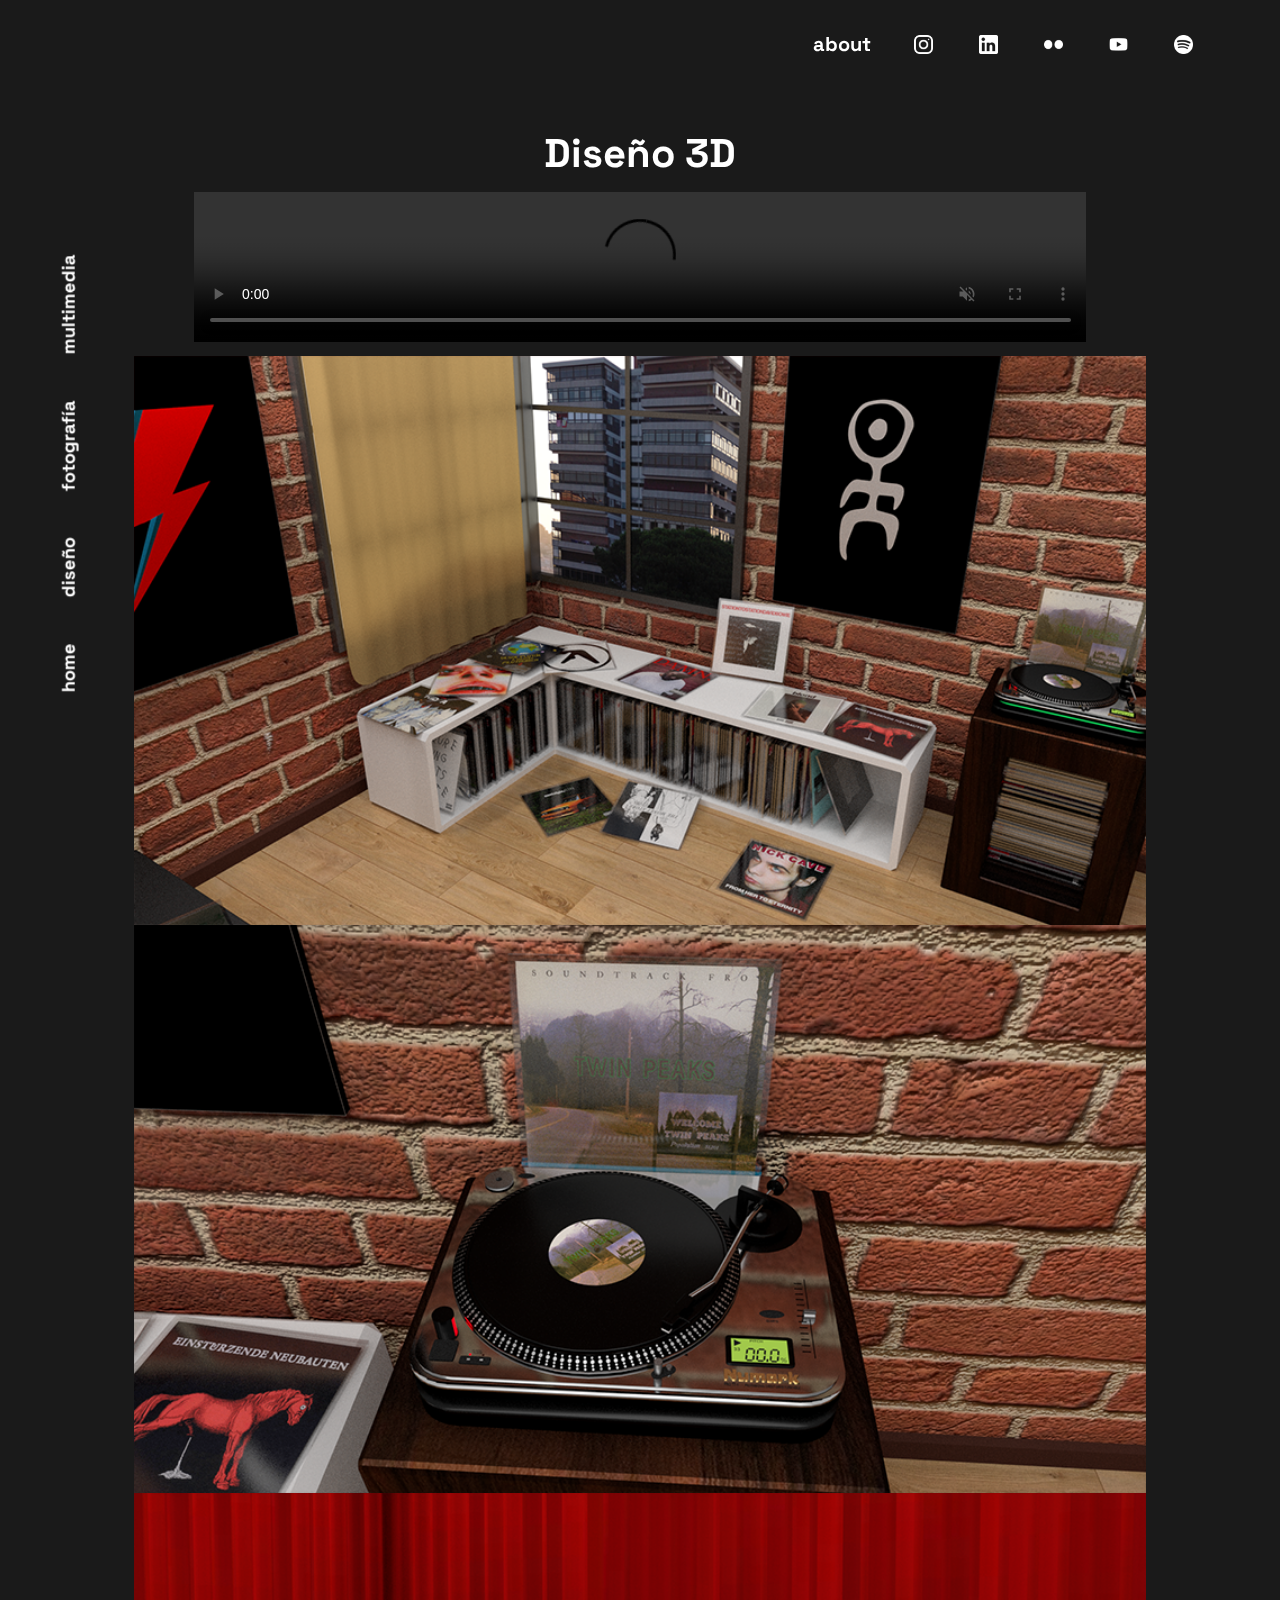
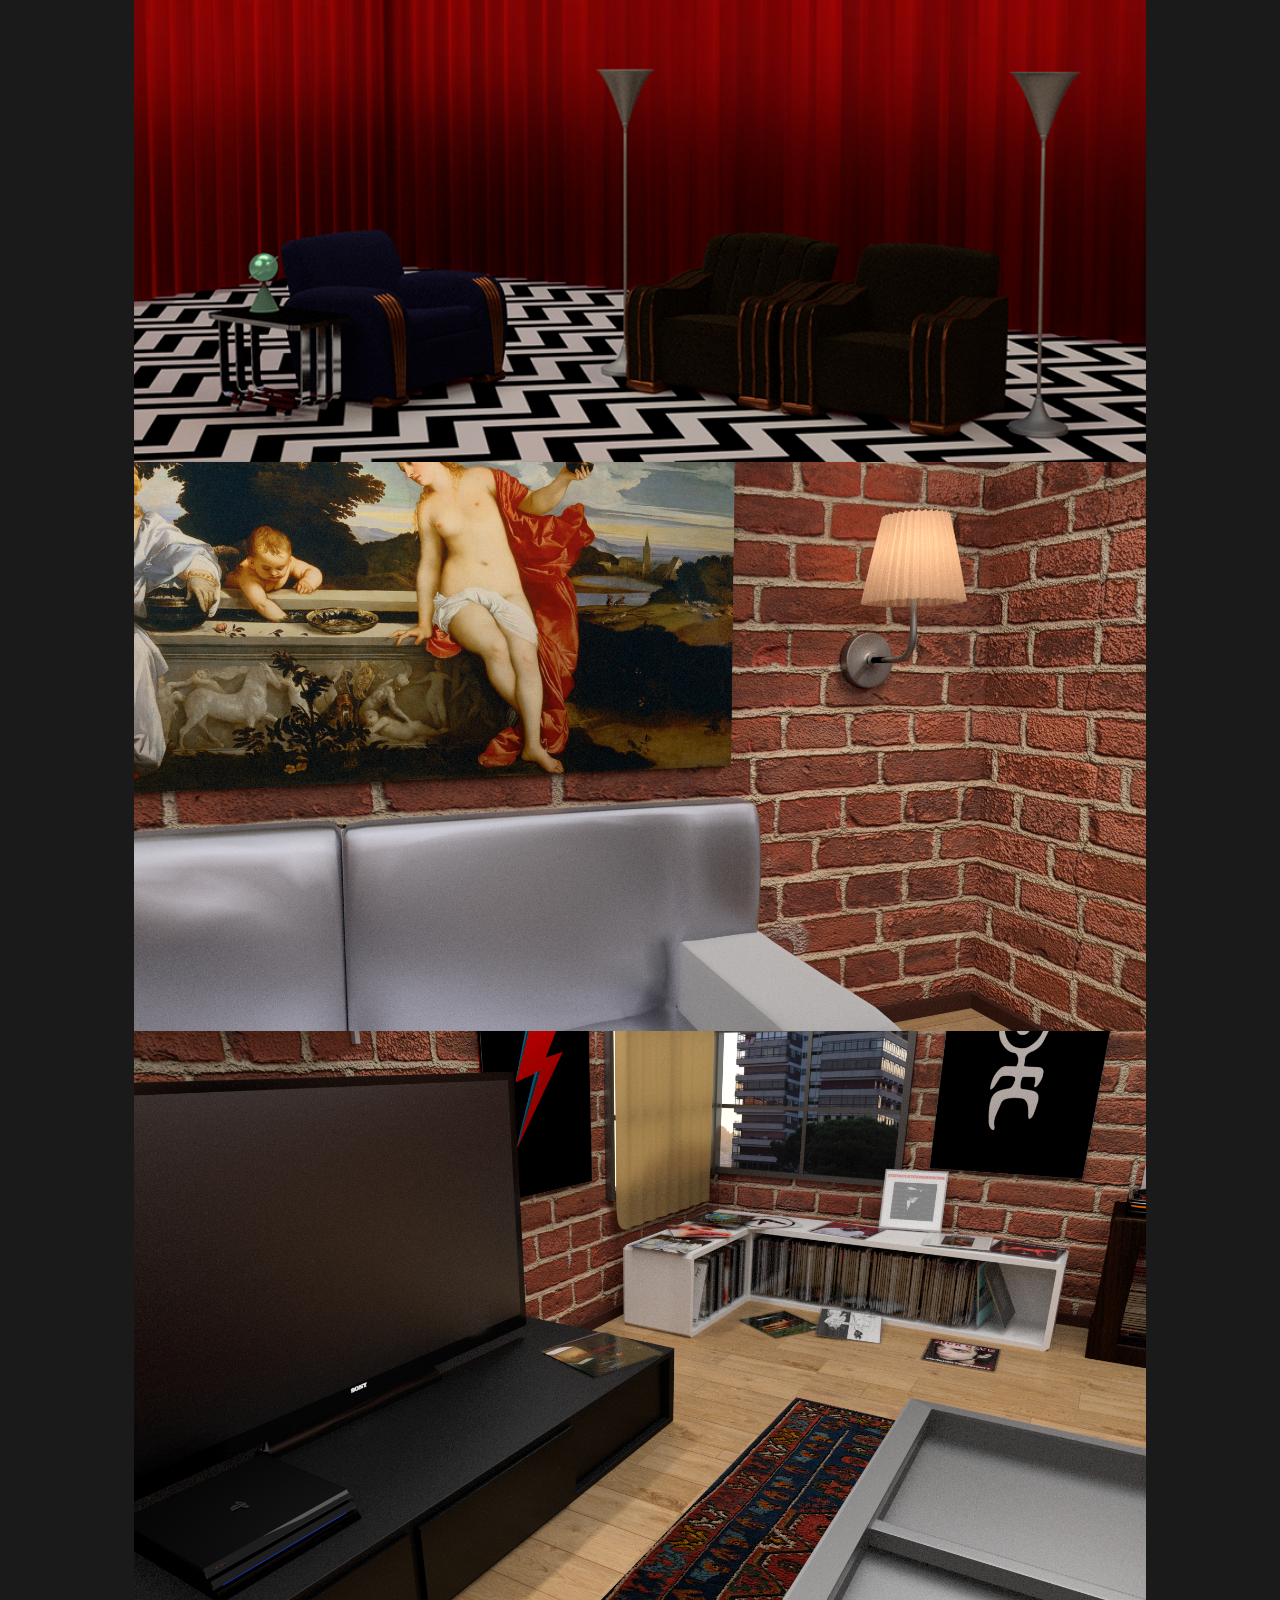
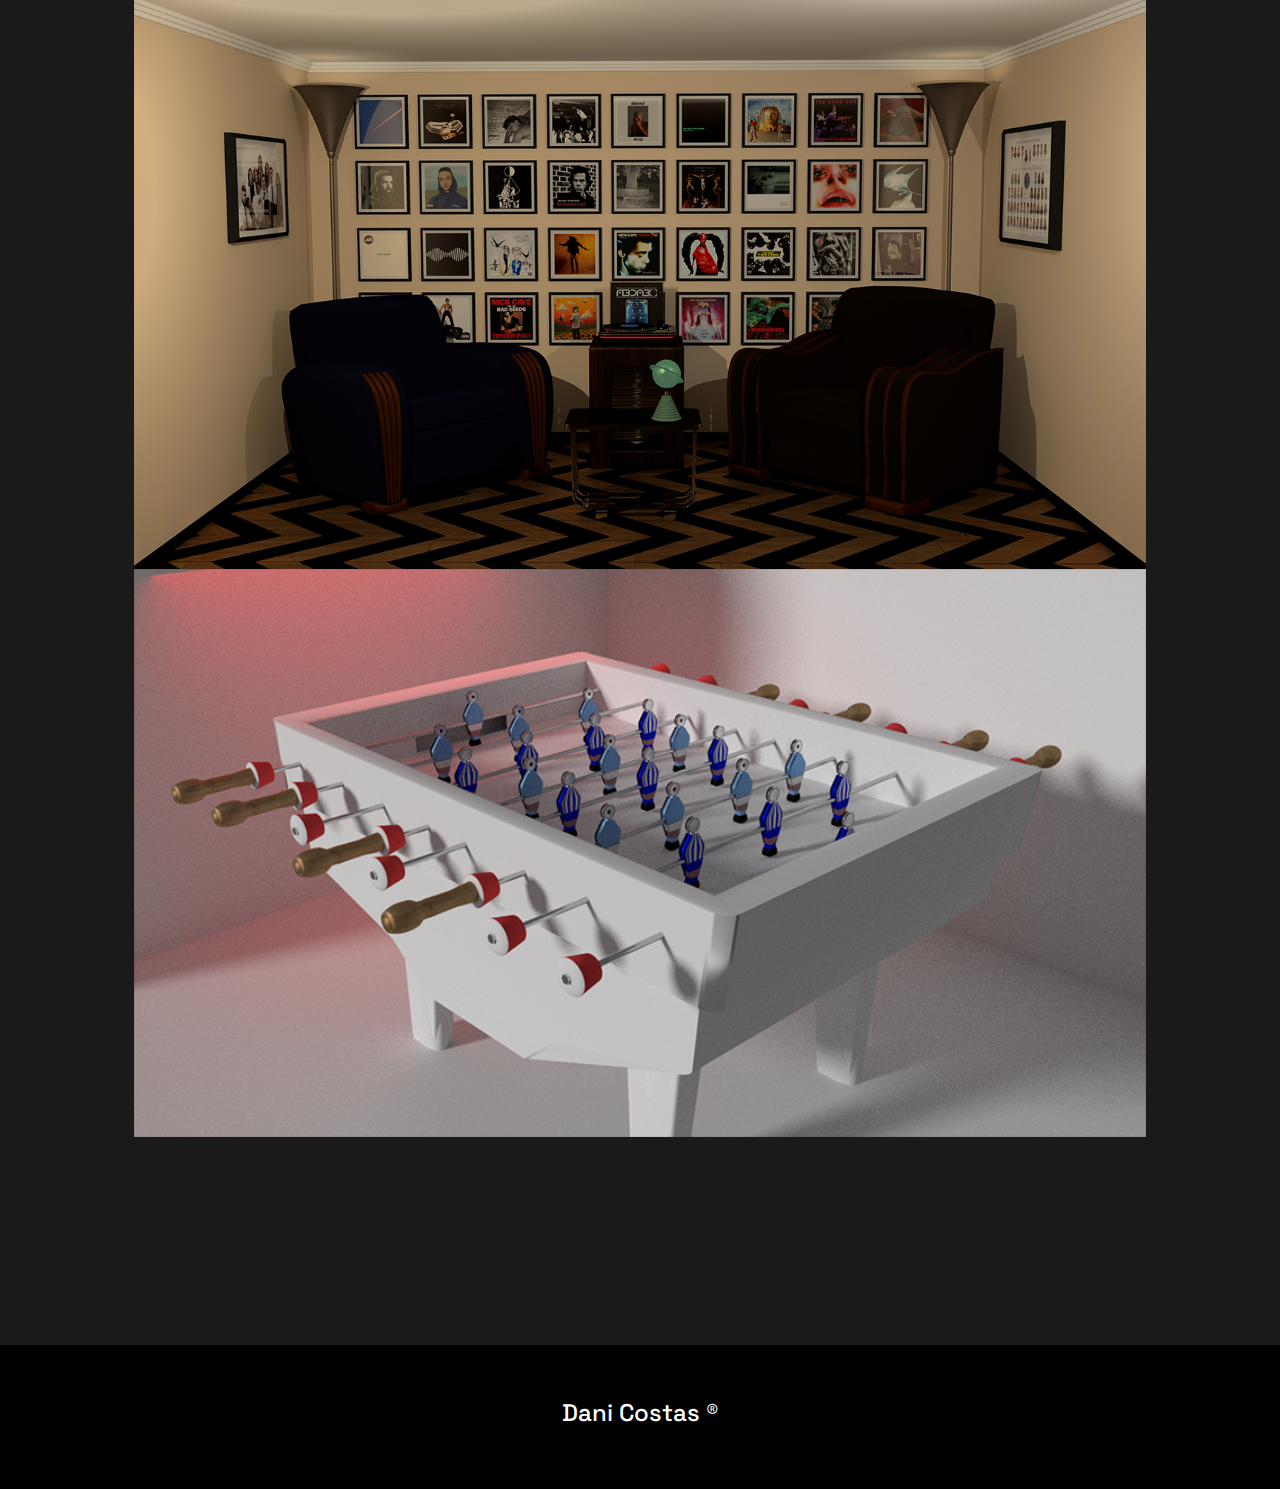
<file: diseno_3d.html>
<!DOCTYPE html>
<html lang="en">
<head>
	<meta charset="UTF-8">
	<meta name="viewport" content="width=device-width,initial-scale=1.0">
	<title>Diseño 3D - ДКР</title>
	<!-- <link href="https://fonts.googleapis.com/css?family=Roboto+Mono:400,400i,500,500i,700&display=swap&subset=cyrillic" rel="stylesheet"> -->
	<link rel="preconnect" href="https://fonts.gstatic.com">
	<link href="https://fonts.googleapis.com/css2?family=Space+Grotesk:wght@300;500;700&display=swap" rel="stylesheet"> 
	<link rel="stylesheet" href="https://stackpath.bootstrapcdn.com/bootstrap/4.4.1/css/bootstrap.min.css" integrity="sha384-Vkoo8x4CGsO3+Hhxv8T/Q5PaXtkKtu6ug5TOeNV6gBiFeWPGFN9MuhOf23Q9Ifjh" crossorigin="anonymous">
	<link rel="stylesheet" href="css/estilo.css">
	<link rel="stylesheet" href="slick/slick.css">
	<link rel="apple-touch-icon" sizes="57x57" href="img/apple-icon-57x57.png">
	<link rel="apple-touch-icon" sizes="60x60" href="img/apple-icon-60x60.png">
	<link rel="apple-touch-icon" sizes="72x72" href="img/apple-icon-72x72.png">
	<link rel="apple-touch-icon" sizes="76x76" href="img/apple-icon-76x76.png">
	<link rel="apple-touch-icon" sizes="114x114" href="img/apple-icon-114x114.png">
	<link rel="apple-touch-icon" sizes="120x120" href="img/apple-icon-120x120.png">
	<link rel="apple-touch-icon" sizes="144x144" href="img/apple-icon-144x144.png">
	<link rel="apple-touch-icon" sizes="152x152" href="img/apple-icon-152x152.png">
	<link rel="apple-touch-icon" sizes="180x180" href="img/apple-icon-180x180.png">
	<link rel="icon" type="image/png" sizes="192x192"  href="img/android-icon-192x192.png">
	<link rel="icon" type="image/png" sizes="32x32" href="img/favicon-32x32.png">
	<link rel="icon" type="image/png" sizes="96x96" href="img/favicon-96x96.png">
	<link rel="icon" type="image/png" sizes="16x16" href="img/favicon-16x16.png">
	<link rel="manifest" href="img/manifest.json">
	<meta name="msapplication-TileColor" content="#ffffff">
	<meta name="msapplication-TileImage" content="img/ms-icon-144x144.png">
	<meta name="theme-color" content="#ffffff">
</head>
<body class="interno_grid">
<header>
	<nav class="navfija">
		<li>
			<a href="index.html">Home</a>
		</li>
		<li>
			<a href="diseno_grafico.html">Diseño</a>
		</li>
		<li>
			<a href="fotografia.html">Fotografía</a>
		</li>
		<li>
			<a href="multimedia.html">Multimedia</a>
		</li>
	</nav>
	<div class="encabezado">
		<a href="" class="toggle"></a>
		<ul class="about">
			<li>
				<a href="about.html">About</a>
			</li>
			<li>
				<a href="https://www.instagram.com/lafargue69/">
					<img src="img/insta_red.png" title="instagram">
				</a>
			</li>
			<li>
				<a href="https://www.linkedin.com/in/dani-costas/">
					<img src="img/linkedin_red.png" title="linkedin">
				</a>
			</li>
			<li>
				<a href="https://www.flickr.com/photos/134050047@N06/albums">
					<img src="img/flickr_red.png" title="flickr">
				</a>
			</li>
			<li>
				<a href="https://www.youtube.com/channel/UCPVUAg4BakU_-Rho7fLRANg">
					<img src="img/youtube_red.png" title="youtube">
				</a>
			</li>
			<li>
				<a href="https://open.spotify.com/user/danicostas?si=guP1qiA_Qx6vUkvcXE_Pzg">
					<img src="img/spotify_red.png" title="spotify">
				</a>
			</li>
		</ul>
	</div>
</header>
<section class="panel d3d">
	<div>
		<div class="contenedorfijo">
			<h1>Diseño 3D</h1>
			<div class="imagen_grande">
				<video src="https://youtu.be/KeP0MHQSUvg?si=UisWcGkS401AQAbz" autoplay muted loop controls></video>
			</div>
		</div>		
	</div>
	<div class="slider">
		<img src="img/salon_discos_3d.png" alt="">
		<img src="img/tocadiscos_3d.png" alt="">
		<img src="img/redroom_3d.png" alt="">
		<img src="img/prueba_suelo_0084.png" alt="">
		<img src="img/prueba_suelo_0151.png" alt="">		
		<img src="img/salon_3d.png" alt="">		
		<img src="img/fubolo_3d.png" alt="">
	</div>					
</section>
<div class="animacion_interna diseno_3d">
		<h1>3d3d3d3d3d3d3d3d3d3d3d3d3d3d3d3d3d3d3d3d3d3d3d3d3d3d3d3d3d3d</h1>
		<h1>3d3d3d3d3d3d3d3d3d3d3d3d3d3d3d3d3d3d3d3d3d3d3d3d3d3d3d3d3d3d</h1>
		<h1>3d3d3d3d3d3d3d3d3d3d3d3d3d3d3d3d3d3d3d3d3d3d3d3d3d3d3d3d3d3d</h1>
		<h1>3d3d3d3d3d3d3d3d3d3d3d3d3d<span class="correccion_animacion">3d</span>3d3d3d3d3d3d3d3d3d3d3d3d3d3d3d3d</h1>
		<h1>3d3d3d3d3d3d3d3d3d3d3d3d3d3d3d3d3d3d3d3d3d3d3d3d3d3d3d3d3d3d</h1>
		<h1>3d3d3d3d3d3d3d3d3d3d3d3d3d3d3d3d3d3d3d3d3d3d3d3d3d3d3d3d3d3d</h1>
</div>
<footer>
	<a href="#"><h3>Dani Costas ®</h3></a>
</footer>
<script src="https://code.jquery.com/jquery-3.4.1.min.js"
integrity="sha256-CSXorXvZcTkaix6Yvo6HppcZGetbYMGWSFlBw8HfCJo="
crossorigin="anonymous"></script>
<script src="slick/slick.js"></script>
<script src=js/funciones_interno.js></script>
</body>
</html>
</file>
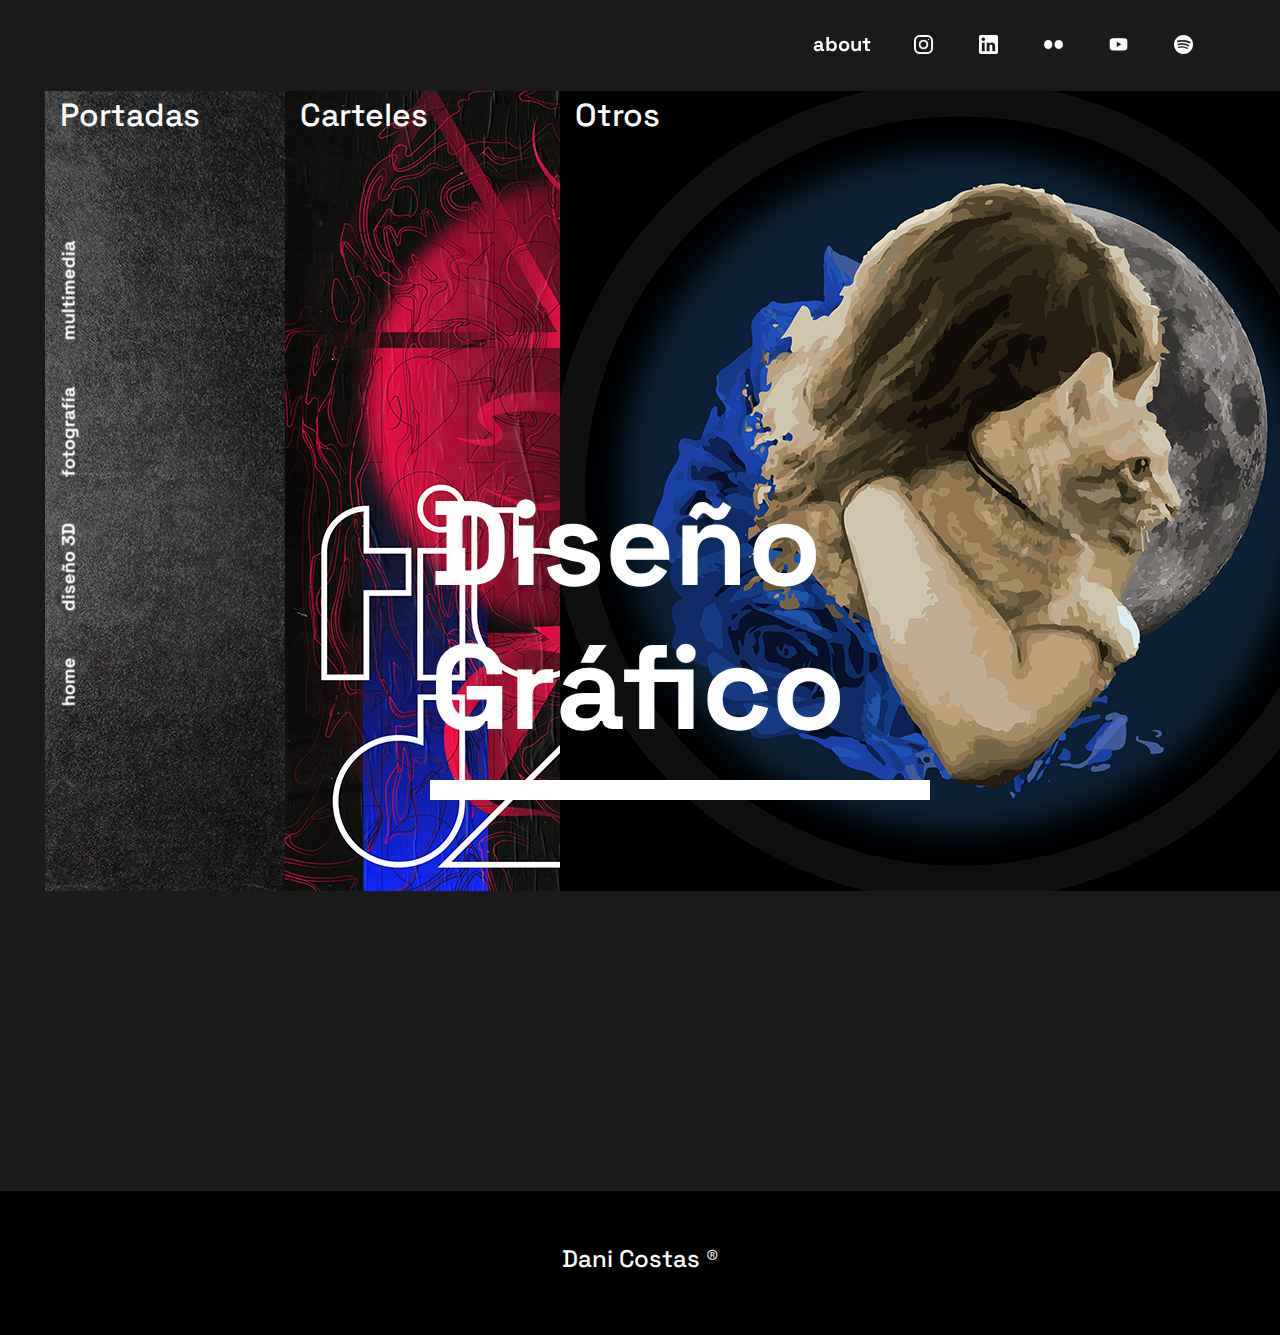
<file: diseno_grafico.html>
<!DOCTYPE html>
<html lang="en">
<head>
	<meta charset="UTF-8">
	<meta name="viewport" content="width=device-width,initial-scale=1.0">
	<title>ДКР</title>
	<!-- <link href="https://fonts.googleapis.com/css?family=Roboto+Mono:400,400i,500,500i,700&display=swap&subset=cyrillic" rel="stylesheet"> -->
	<link rel="preconnect" href="https://fonts.gstatic.com">
	<link href="https://fonts.googleapis.com/css2?family=Space+Grotesk:wght@300;500;700&display=swap" rel="stylesheet"> 
	<link rel="stylesheet" href="https://stackpath.bootstrapcdn.com/bootstrap/4.4.1/css/bootstrap.min.css" integrity="sha384-Vkoo8x4CGsO3+Hhxv8T/Q5PaXtkKtu6ug5TOeNV6gBiFeWPGFN9MuhOf23Q9Ifjh" crossorigin="anonymous">
	<link rel="stylesheet" href="css/estilo.css">
	<link rel="stylesheet" href="slick/slick.css">
	<link rel="apple-touch-icon" sizes="57x57" href="img/apple-icon-57x57.png">
	<link rel="apple-touch-icon" sizes="60x60" href="img/apple-icon-60x60.png">
	<link rel="apple-touch-icon" sizes="72x72" href="img/apple-icon-72x72.png">
	<link rel="apple-touch-icon" sizes="76x76" href="img/apple-icon-76x76.png">
	<link rel="apple-touch-icon" sizes="114x114" href="img/apple-icon-114x114.png">
	<link rel="apple-touch-icon" sizes="120x120" href="img/apple-icon-120x120.png">
	<link rel="apple-touch-icon" sizes="144x144" href="img/apple-icon-144x144.png">
	<link rel="apple-touch-icon" sizes="152x152" href="img/apple-icon-152x152.png">
	<link rel="apple-touch-icon" sizes="180x180" href="img/apple-icon-180x180.png">
	<link rel="icon" type="image/png" sizes="192x192"  href="img/android-icon-192x192.png">
	<link rel="icon" type="image/png" sizes="32x32" href="img/favicon-32x32.png">
	<link rel="icon" type="image/png" sizes="96x96" href="img/favicon-96x96.png">
	<link rel="icon" type="image/png" sizes="16x16" href="img/favicon-16x16.png">
	<link rel="manifest" href="img/manifest.json">
	<meta name="msapplication-TileColor" content="#ffffff">
	<meta name="msapplication-TileImage" content="img/ms-icon-144x144.png">
	<meta name="theme-color" content="#ffffff">
</head>
<body class="interno">
<header>
	<nav class="navfija">
		<li>
			<a href="index.html">Home</a>
		</li>
		<li>
			<a href="diseno_3d.html">Diseño <span style="text-transform: uppercase">3D</span></a>
		</li>
		<li>
			<a href="fotografia.html">Fotografía</a>
		</li>
		<li>
			<a href="multimedia.html">Multimedia</a>
		</li>
	</nav>
	<div class="encabezado">
		<a href="" class="toggle"></a>
		<ul class="about">
			<li>
				<a href="about.html">About</a>
			</li>
			<li>
				<a href="https://www.instagram.com/lafargue69/">
					<img src="img/insta_red.png" title="instagram">
				</a>
			</li>
			<li>
				<a href="https://www.linkedin.com/in/dani-costas/">
					<img src="img/linkedin_red.png" title="linkedin">
				</a>
			</li>
			<li>
				<a href="https://www.flickr.com/photos/134050047@N06/albums">
					<img src="img/flickr_red.png" title="flickr">
				</a>
			</li>
			<li>
				<a href="https://www.youtube.com/channel/UCPVUAg4BakU_-Rho7fLRANg">
					<img src="img/youtube_red.png" title="youtube">
				</a>
			</li>
			<li>
				<a href="https://open.spotify.com/user/danicostas?si=guP1qiA_Qx6vUkvcXE_Pzg">
					<img src="img/spotify_red.png" title="spotify">
				</a>
			</li>
		</ul>
	</div>
</header>
<section class="panel">
	<div class="textos">
		<h1>Diseño Gráfico</h1>
	</div>
	<div class="ventanas">
		<a href="portadas.html">
			<h2>Portadas</h2>
		</a>
		<a href="carteles.html">
			<h2>Carteles</h2>
		</a>
		<a href="otros.html">
			<h2>Otros</h2>
		</a>
	</div>
</section>
<div class="animacion_interna">
		<h1>GraphicdesignGraphicdesignGraphicdesignGraphicdesignGraphicdesign</h1>
		<h1>GraphicdesignGraphicdesignGraphicdesignGraphicdesignGraphicdesign</h1>
		<h1>GraphicdesignGraphicdesignGraphicdesignGraphicdesignGraphicdesign</h1>
		<h1>GraphicdesignGraphicdesignGraphicdesignGraphicdesignGraphicdesign</h1>
		<h1>GraphicdesignGraphicdesignGraphicdesignGraphicdesignGraphicdesign</h1>
		<h1>GraphicdesignGraphicdesignGraphicdesignGraphicdesignGraphicdesign</h1>
	</div>
<footer>
	<a href="#"><h3>Dani Costas ®</h3></a>
</footer>
<script src="https://code.jquery.com/jquery-3.4.1.min.js"
integrity="sha256-CSXorXvZcTkaix6Yvo6HppcZGetbYMGWSFlBw8HfCJo="
crossorigin="anonymous"></script>
<script src="slick/slick.js"></script>
<script src=js/funciones_interno.js></script>
</body>
</html>
</file>
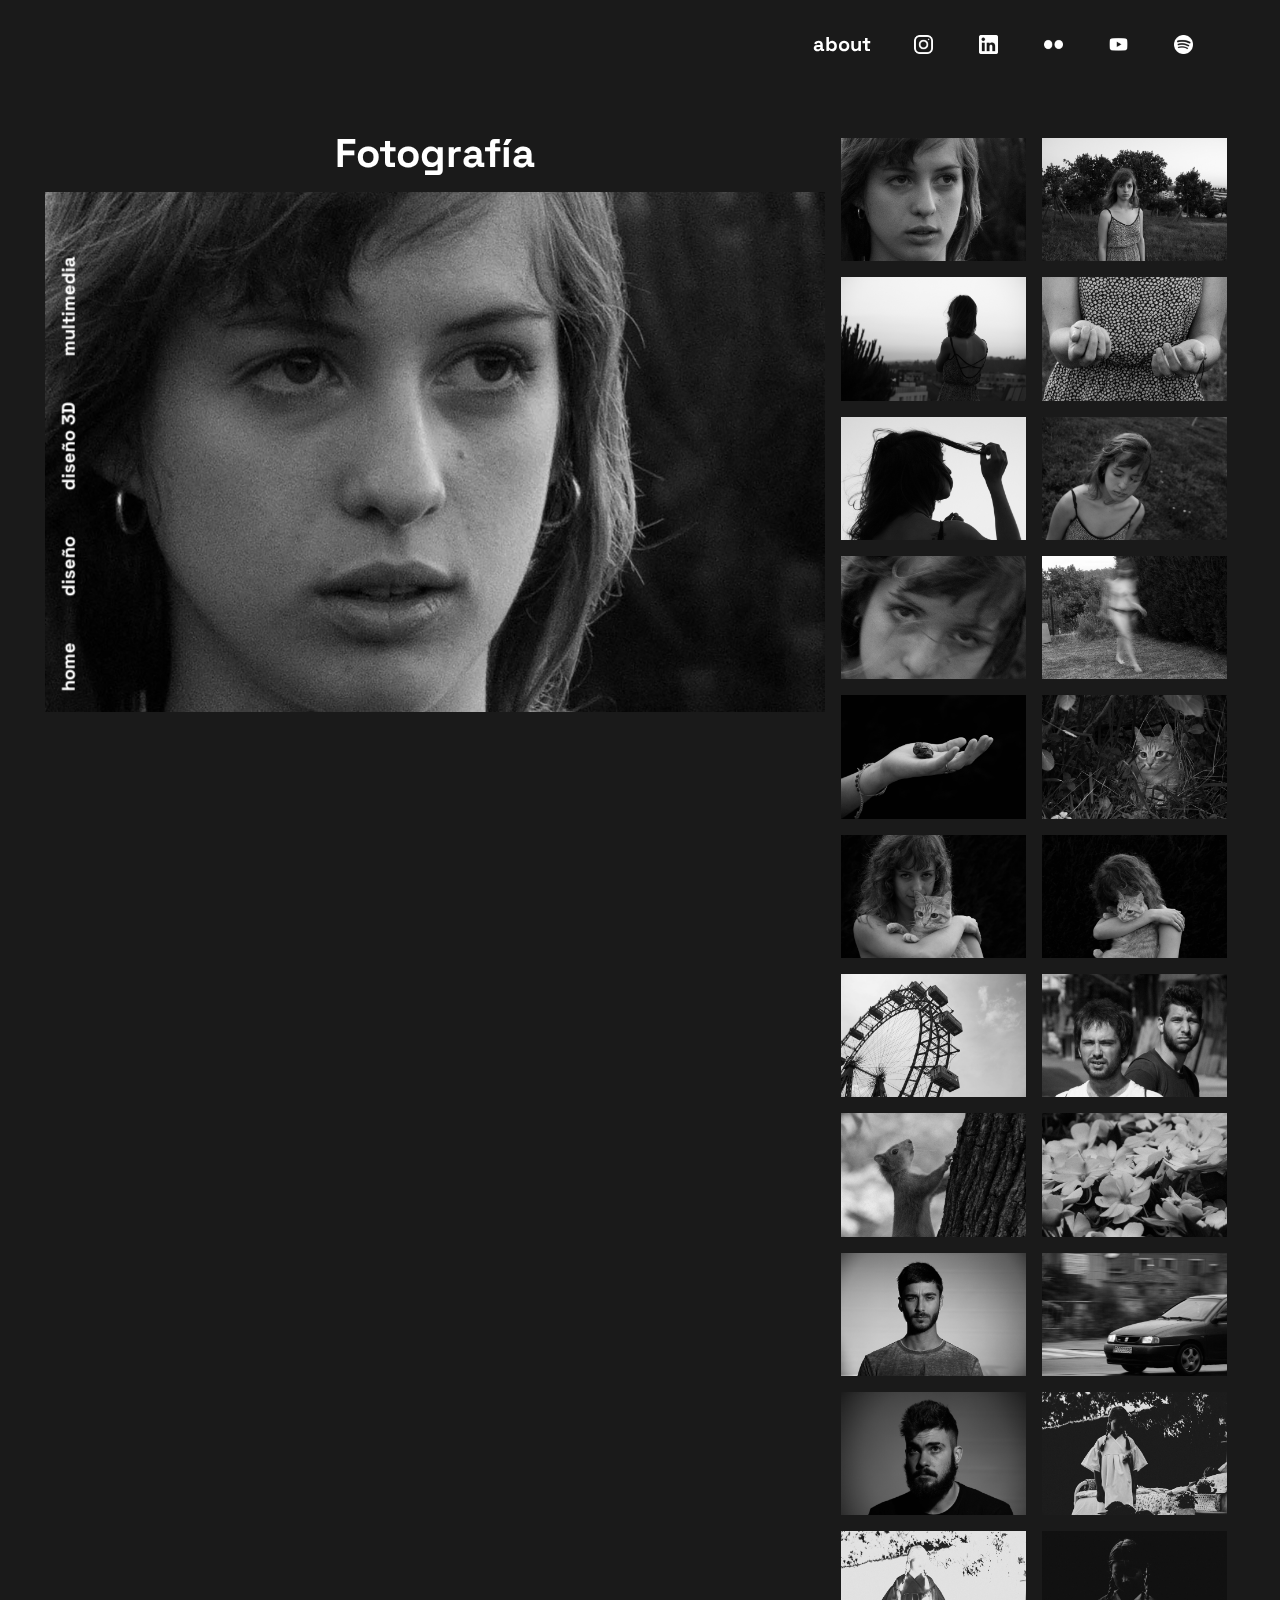
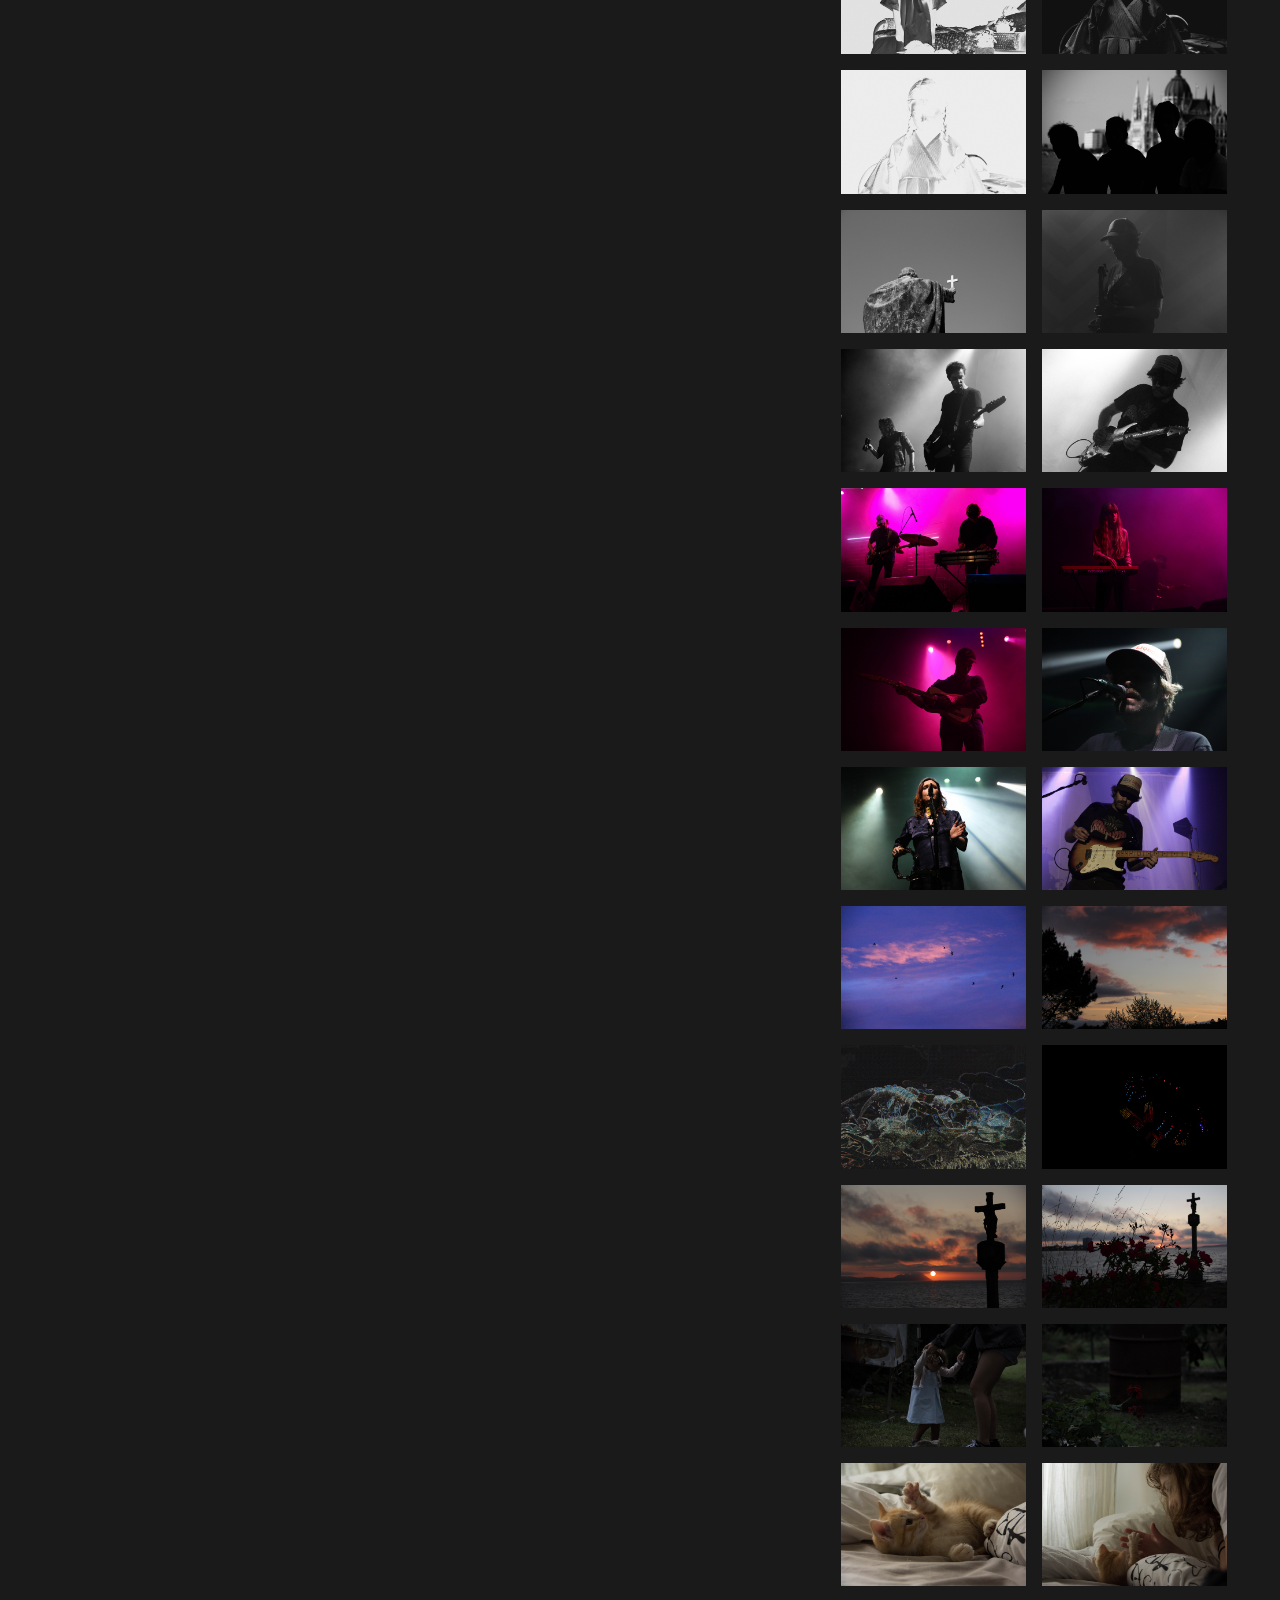
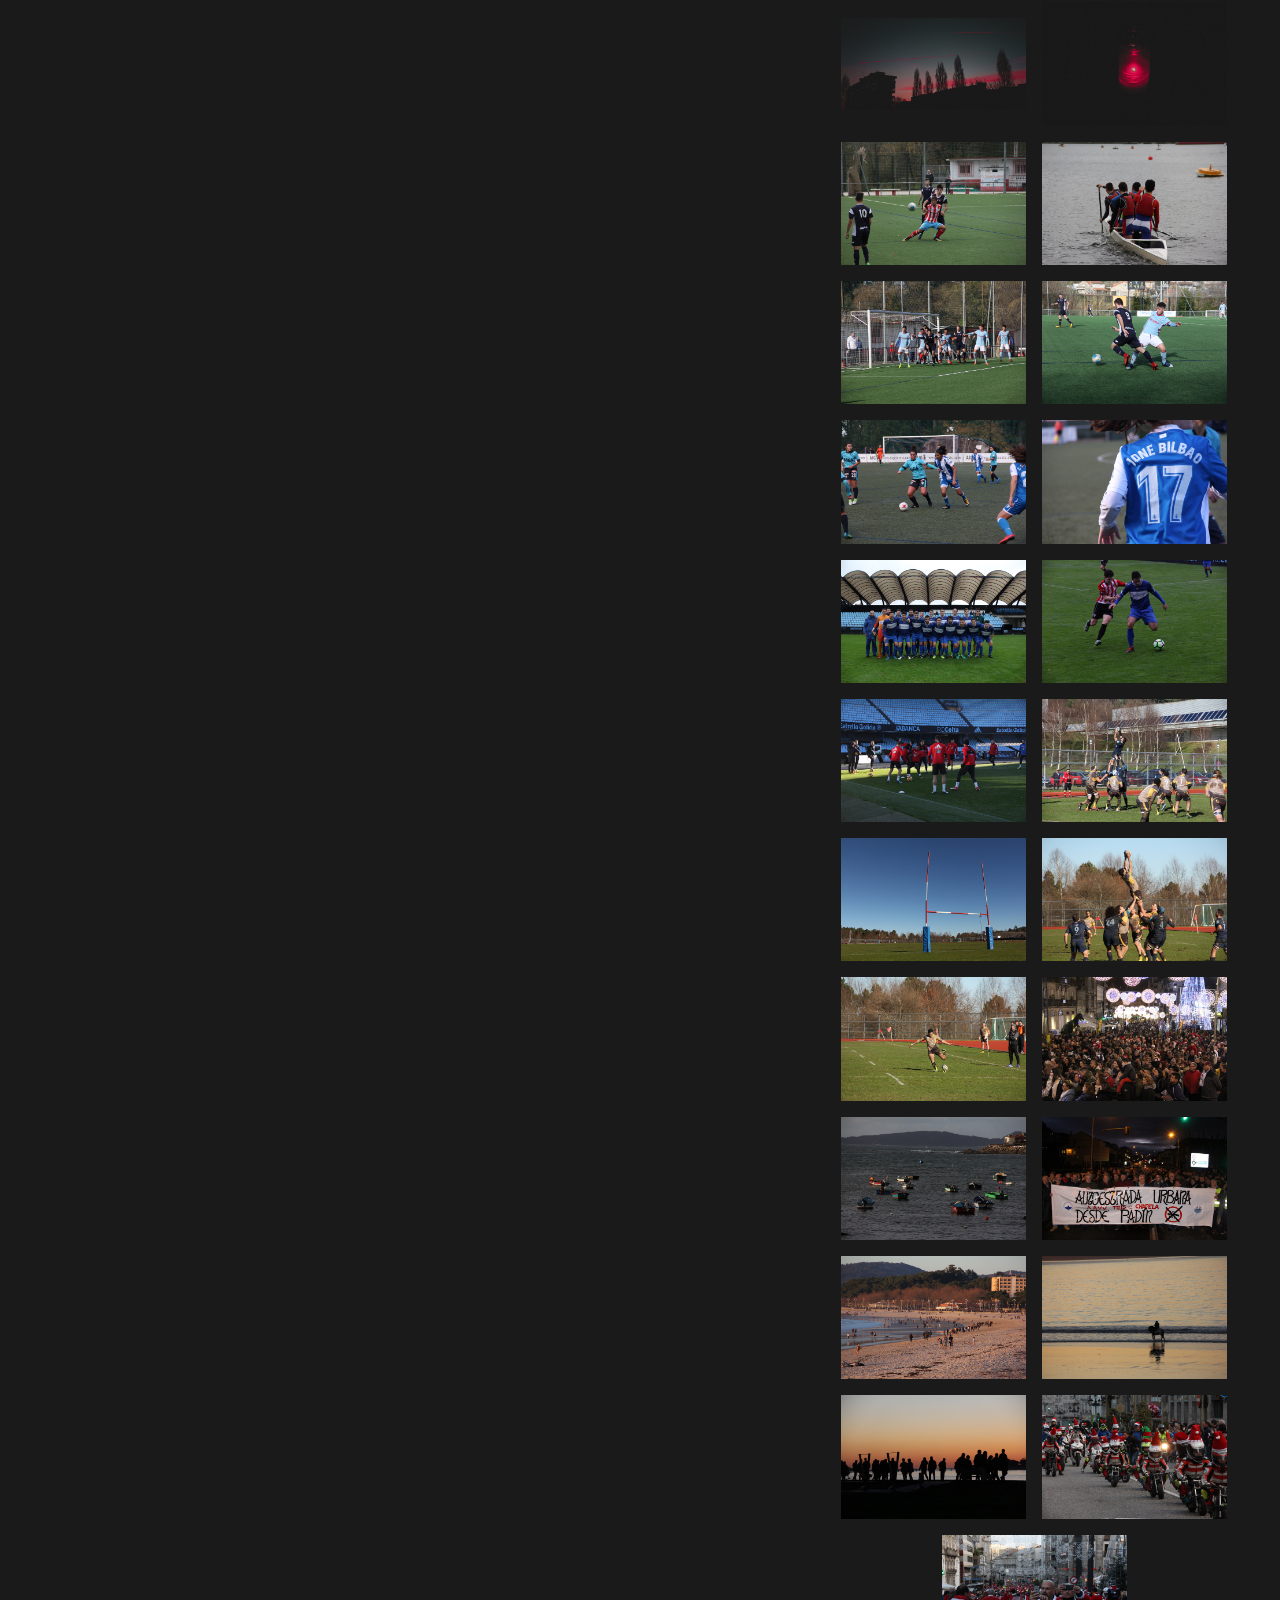
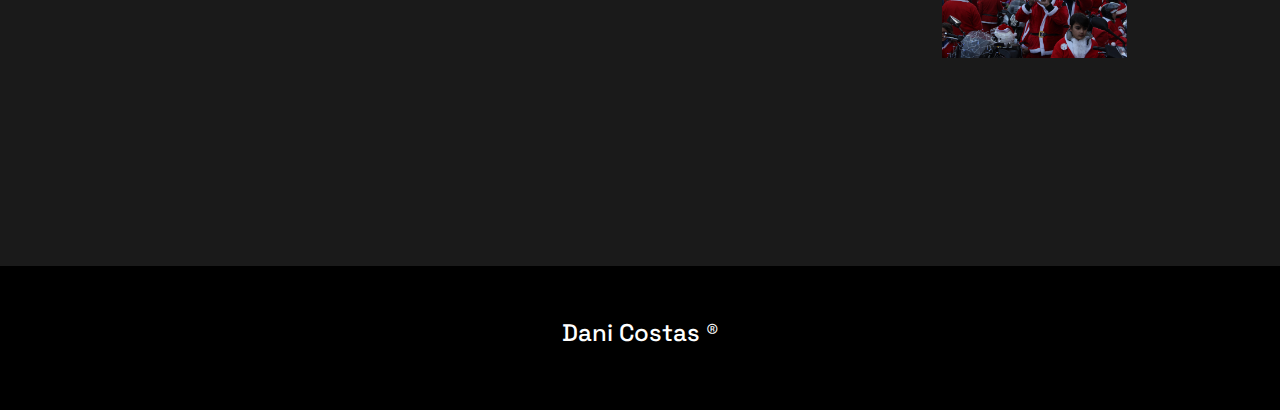
<file: fotografia.html>
<!DOCTYPE html>
<html lang="en">
<head>
	<meta charset="UTF-8">
	<meta name="viewport" content="width=device-width,initial-scale=1.0">
	<title>Fotografía - ДКР</title>
	<!-- <link href="https://fonts.googleapis.com/css?family=Roboto+Mono:400,400i,500,500i,700&display=swap&subset=cyrillic" rel="stylesheet"> -->
	<link rel="preconnect" href="https://fonts.gstatic.com">
	<link href="https://fonts.googleapis.com/css2?family=Space+Grotesk:wght@300;500;700&display=swap" rel="stylesheet"> 
	<link rel="stylesheet" href="https://stackpath.bootstrapcdn.com/bootstrap/4.4.1/css/bootstrap.min.css" integrity="sha384-Vkoo8x4CGsO3+Hhxv8T/Q5PaXtkKtu6ug5TOeNV6gBiFeWPGFN9MuhOf23Q9Ifjh" crossorigin="anonymous">
	<link rel="stylesheet" href="css/estilo.css">
	<link rel="stylesheet" href="slick/slick.css">
	<link rel="apple-touch-icon" sizes="57x57" href="img/apple-icon-57x57.png">
	<link rel="apple-touch-icon" sizes="60x60" href="img/apple-icon-60x60.png">
	<link rel="apple-touch-icon" sizes="72x72" href="img/apple-icon-72x72.png">
	<link rel="apple-touch-icon" sizes="76x76" href="img/apple-icon-76x76.png">
	<link rel="apple-touch-icon" sizes="114x114" href="img/apple-icon-114x114.png">
	<link rel="apple-touch-icon" sizes="120x120" href="img/apple-icon-120x120.png">
	<link rel="apple-touch-icon" sizes="144x144" href="img/apple-icon-144x144.png">
	<link rel="apple-touch-icon" sizes="152x152" href="img/apple-icon-152x152.png">
	<link rel="apple-touch-icon" sizes="180x180" href="img/apple-icon-180x180.png">
	<link rel="icon" type="image/png" sizes="192x192"  href="img/android-icon-192x192.png">
	<link rel="icon" type="image/png" sizes="32x32" href="img/favicon-32x32.png">
	<link rel="icon" type="image/png" sizes="96x96" href="img/favicon-96x96.png">
	<link rel="icon" type="image/png" sizes="16x16" href="img/favicon-16x16.png">
	<link rel="manifest" href="img/manifest.json">
	<meta name="msapplication-TileColor" content="#ffffff">
	<meta name="msapplication-TileImage" content="img/ms-icon-144x144.png">
	<meta name="theme-color" content="#ffffff">
</head>
<body class="interno_grid">
<header>
	<nav class="navfija">
		<li>
			<a href="index.html">Home</a>
		</li>
		<li>
			<a href="diseno_grafico.html">Diseño</a>
		</li>
		<li>
			<a href="diseno_3d.html">Diseño <span style="text-transform: uppercase">3D</span></a>
		</li>
		<li>
			<a href="multimedia.html">Multimedia</a>
		</li>
	</nav>
	<div class="encabezado">
		<a href="" class="toggle"></a>
		<ul class="about">
			<li>
				<a href="about.html">About</a>
			</li>
			<li>
				<a href="https://www.instagram.com/lafargue69/">
					<img src="img/insta_red.png" title="instagram">
				</a>
			</li>
			<li>
				<a href="https://www.linkedin.com/in/dani-costas/">
					<img src="img/linkedin_red.png" title="linkedin">
				</a>
			</li>
			<li>
				<a href="https://www.flickr.com/photos/134050047@N06/albums">
					<img src="img/flickr_red.png" title="flickr">
				</a>
			</li>
			<li>
				<a href="https://www.youtube.com/channel/UCPVUAg4BakU_-Rho7fLRANg">
					<img src="img/youtube_red.png" title="youtube">
				</a>
			</li>
			<li>
				<a href="https://open.spotify.com/user/danicostas?si=guP1qiA_Qx6vUkvcXE_Pzg">
					<img src="img/spotify_red.png" title="spotify">
				</a>
			</li>
		</ul>
	</div>
</header>
<section class="panel">
	<div>
		<div class="contenedorfijo">
			<h1>Fotografía</h1>
			<div class="imagen_grande">
				<img src="img/img64g.jpg" alt="">
			</div>
		</div>		
	</div>					
	<div class="grid">
		<a href="">
			<img src="img/img64.jpg" alt="">
		</a>
		<a href="">
			<img src="img/img65.jpg" alt="">
		</a>
		<a href="">
			<img src="img/img66.jpg" alt="">
		</a>
		<a href="">
			<img src="img/img67.jpg" alt="">
		</a>
		<a href="">
			<img src="img/img68.jpg" alt="">
		</a>
		<a href="">
			<img src="img/img69.jpg" alt="">
		</a>
		<a href="">
			<img src="img/img70.jpg" alt="">
		</a>
		<a href="">
			<img src="img/img71.jpg" alt="">
		</a>
		<a href="">
			<img src="img/img72.jpg" alt="">
		</a>
		<a href="">
			<img src="img/img74.jpg" alt="">
		</a>
		<a href="">
			<img src="img/img75.jpg" alt="">
		</a>
		<a href="">
			<img src="img/img76.jpg" alt="">
		</a>
		<a href="">
			<img src="img/img42.jpg" alt="">
		</a>
		<a href="">
			<img src="img/img43.jpg" alt="">
		</a>
		<a href="">
			<img src="img/img44.jpg" alt="">
		</a>
		<a href="">
			<img src="img/img45.jpg" alt="">
		</a>
		<a href="">
			<img src="img/img1.jpg" alt="">
		</a>
		<a href="">
			<img src="img/img2.jpg" alt="">
		</a>
		<a href="">
			<img src="img/img4.jpg" alt="">
		</a>
		<a href="">
			<img src="img/img13.jpg" alt="">
		</a>
		<a href="">
			<img src="img/img14.jpg" alt="">
		</a>
		<a href="">
			<img src="img/img15.jpg" alt="">
		</a>
		<a href="">
			<img src="img/img16.jpg" alt="">
		</a>
		<a href="">
			<img src="img/img21.jpg" alt="">
		</a>
		<a href="">
			<img src="img/img25.jpg" alt="">
		</a>
		<a href="">
			<img src="img/img55.jpg" alt="">
		</a>
		<a href="">
			<img src="img/img56.jpg" alt="">
		</a>
		<a href="">
			<img src="img/img57.jpg" alt="">
		</a>
		<a href="">
			<img src="img/img46.jpg" alt="">
		</a>
		<a href="">
			<img src="img/img47.jpg" alt="">
		</a>
		<a href="">
			<img src="img/img49.jpg" alt="">
		</a>
		<a href="">
			<img src="img/img52.jpg" alt="">
		</a>
		<a href="">
			<img src="img/img53.jpg" alt="">
		</a>
		<a href="">
			<img src="img/img59.jpg" alt="">
		</a>
		<a href="">
			<img src="img/img60.jpg" alt="">
		</a>
		<a href="">
			<img src="img/img61.jpg" alt="">
		</a>	
		<a href="">
			<img src="img/img3.jpg" alt="">
		</a>
		<a href="">
			<img src="img/img8.jpg" alt="">
		</a>
		<a href="">
			<img src="img/img11.jpg" alt="">
		</a>
		<a href="">
			<img src="img/img12.jpg" alt="">
		</a>
		<a href="">
			<img src="img/img17.jpg" alt="">
		</a>
		<a href="">
			<img src="img/img18.jpg" alt="">
		</a>
		<a href="">
			<img src="img/img19.jpg" alt="">
		</a>
		<a href="">
			<img src="img/img20.jpg" alt="">
		</a>
		<a href="">
			<img src="img/img27.jpg" alt="">
		</a>
		<a href="">
			<img src="img/img28.jpg" alt="">
		</a>
		<a href="">
			<img src="img/img5.jpg" alt="">
		</a>
		<a href="">
			<img src="img/img7.jpg" alt="">
		</a>
		<a href="">
			<img src="img/img22.jpg" alt="">
		</a>
		<a href="">
			<img src="img/img23.jpg" alt="">
		</a>
		<a href="">
			<img src="img/img24.jpg" alt="">
		</a>
		<a href="">
			<img src="img/img26.jpg" alt="">
		</a>
		<a href="">
			<img src="img/img30.jpg" alt="">
		</a>
		<a href="">
			<img src="img/img31.jpg" alt="">
		</a>
		<a href="">
			<img src="img/img34.jpg" alt="">
		</a>
		<a href="">
			<img src="img/img35.jpg" alt="">
		</a>
		<a href="">
			<img src="img/img36.jpg" alt="">
		</a>
		<a href="">
			<img src="img/img37.jpg" alt="">
		</a>
		<a href="">
			<img src="img/img38.jpg" alt="">
		</a>
		<a href="">
			<img src="img/img6.jpg" alt="">
		</a>
		<a href="">
			<img src="img/img32.jpg" alt="">
		</a>
		<a href="">
			<img src="img/img33.jpg" alt="">
		</a>
		<a href="">
			<img src="img/img39.jpg" alt="">
		</a>
		<a href="">
			<img src="img/img40.jpg" alt="">
		</a>
		<a href="">
			<img src="img/img41.jpg" alt="">
		</a>
		<a href="">
			<img src="img/img77.jpg" alt="">
		</a>
		<a href="">
			<img src="img/img78.jpg" alt="">
		</a>		
	</div>			
</section>
<div class="animacion_interna fotografia">
		<h1>photographyphotographyphotographyphotographyphotographyphotography</h1>
		<h1>photographyphotographyphotographyphotographyphotographyphotography</h1>
		<h1>photographyphotographyphotographyphotographyphotographyphotography</h1>
		<h1>photography<span class="correccion_animacion">photography</span>photographyphotographyphotographyphotography</h1>
		<h1>photographyphotographyphotographyphotographyphotographyphotography</h1>
		<h1>photographyphotographyphotographyphotographyphotographyphotography</h1>
</div>
<footer>
	<a href="#"><h3>Dani Costas ®</h3></a>
</footer>
<script src="https://code.jquery.com/jquery-3.4.1.min.js"
integrity="sha256-CSXorXvZcTkaix6Yvo6HppcZGetbYMGWSFlBw8HfCJo="
crossorigin="anonymous"></script>
<script src="slick/slick.js"></script>
<script src=js/funciones_interno_multimedia.js></script>
</body>
</html>
</file>
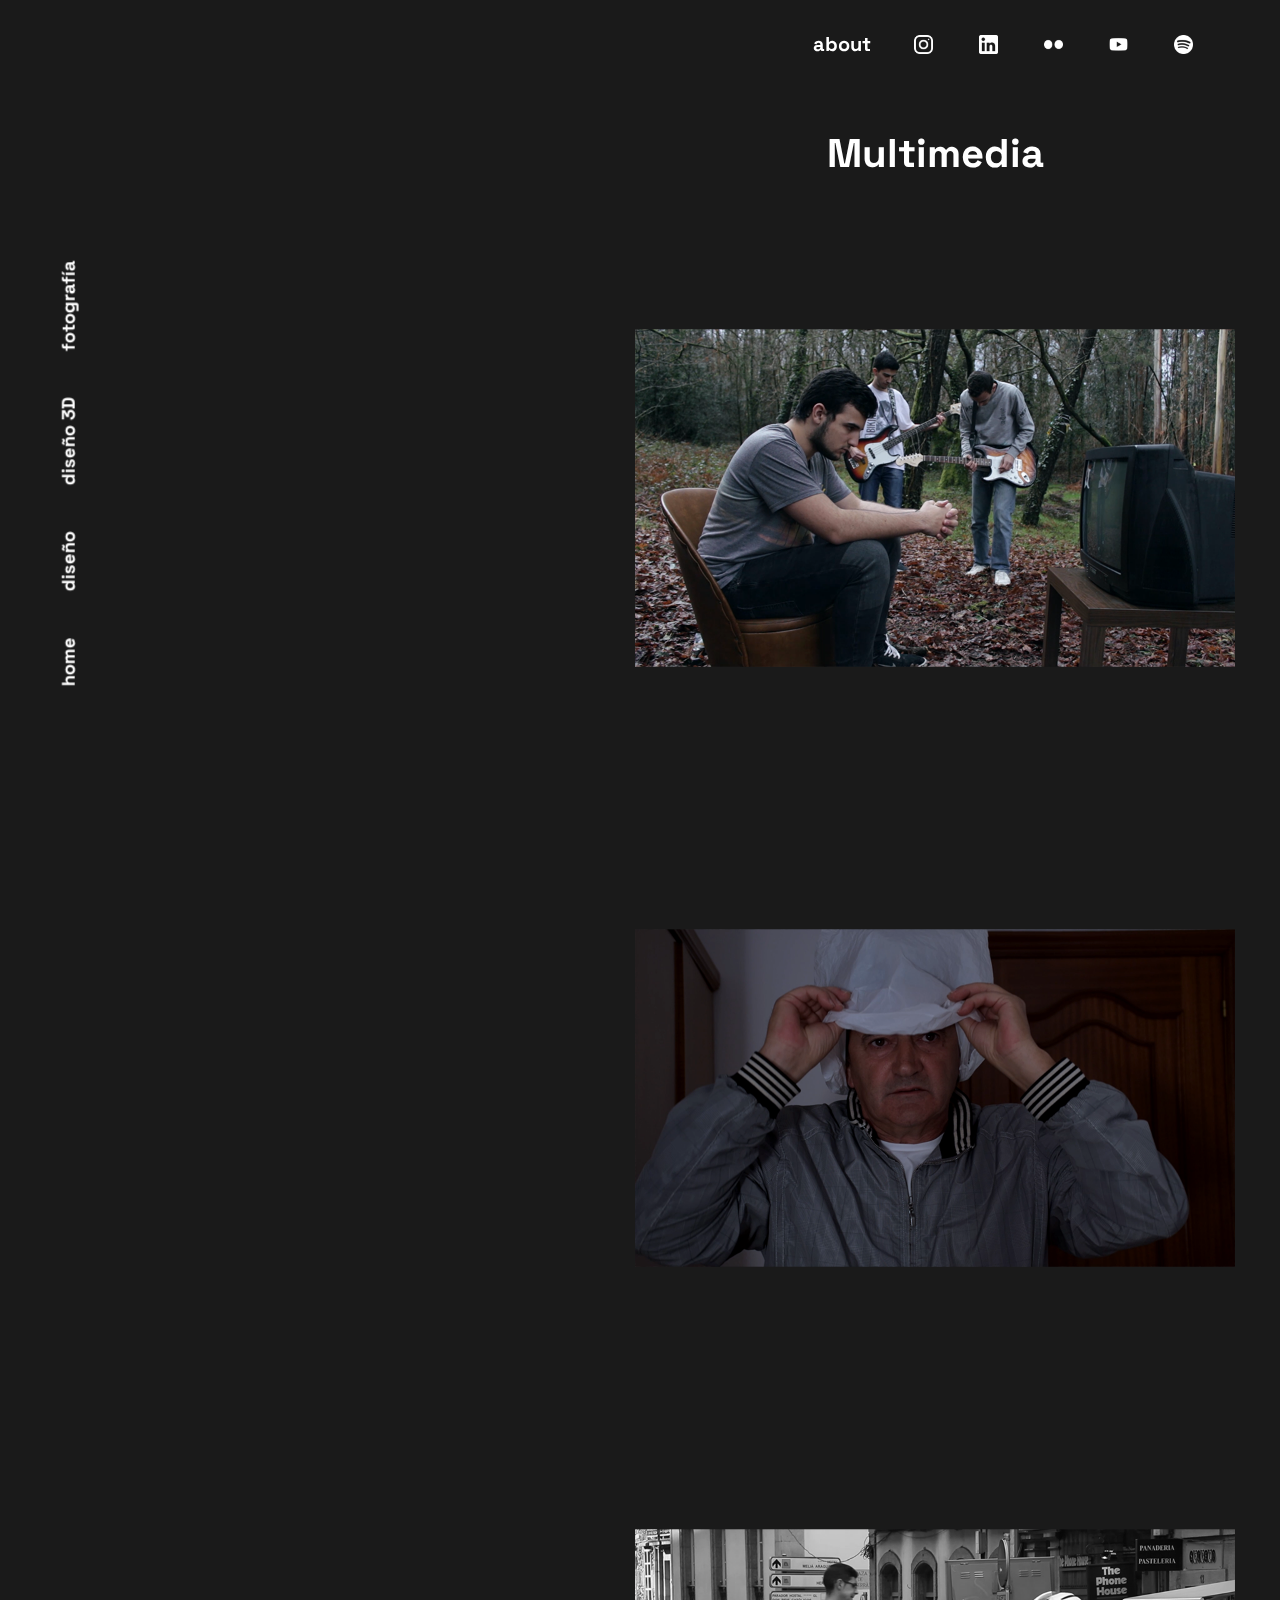
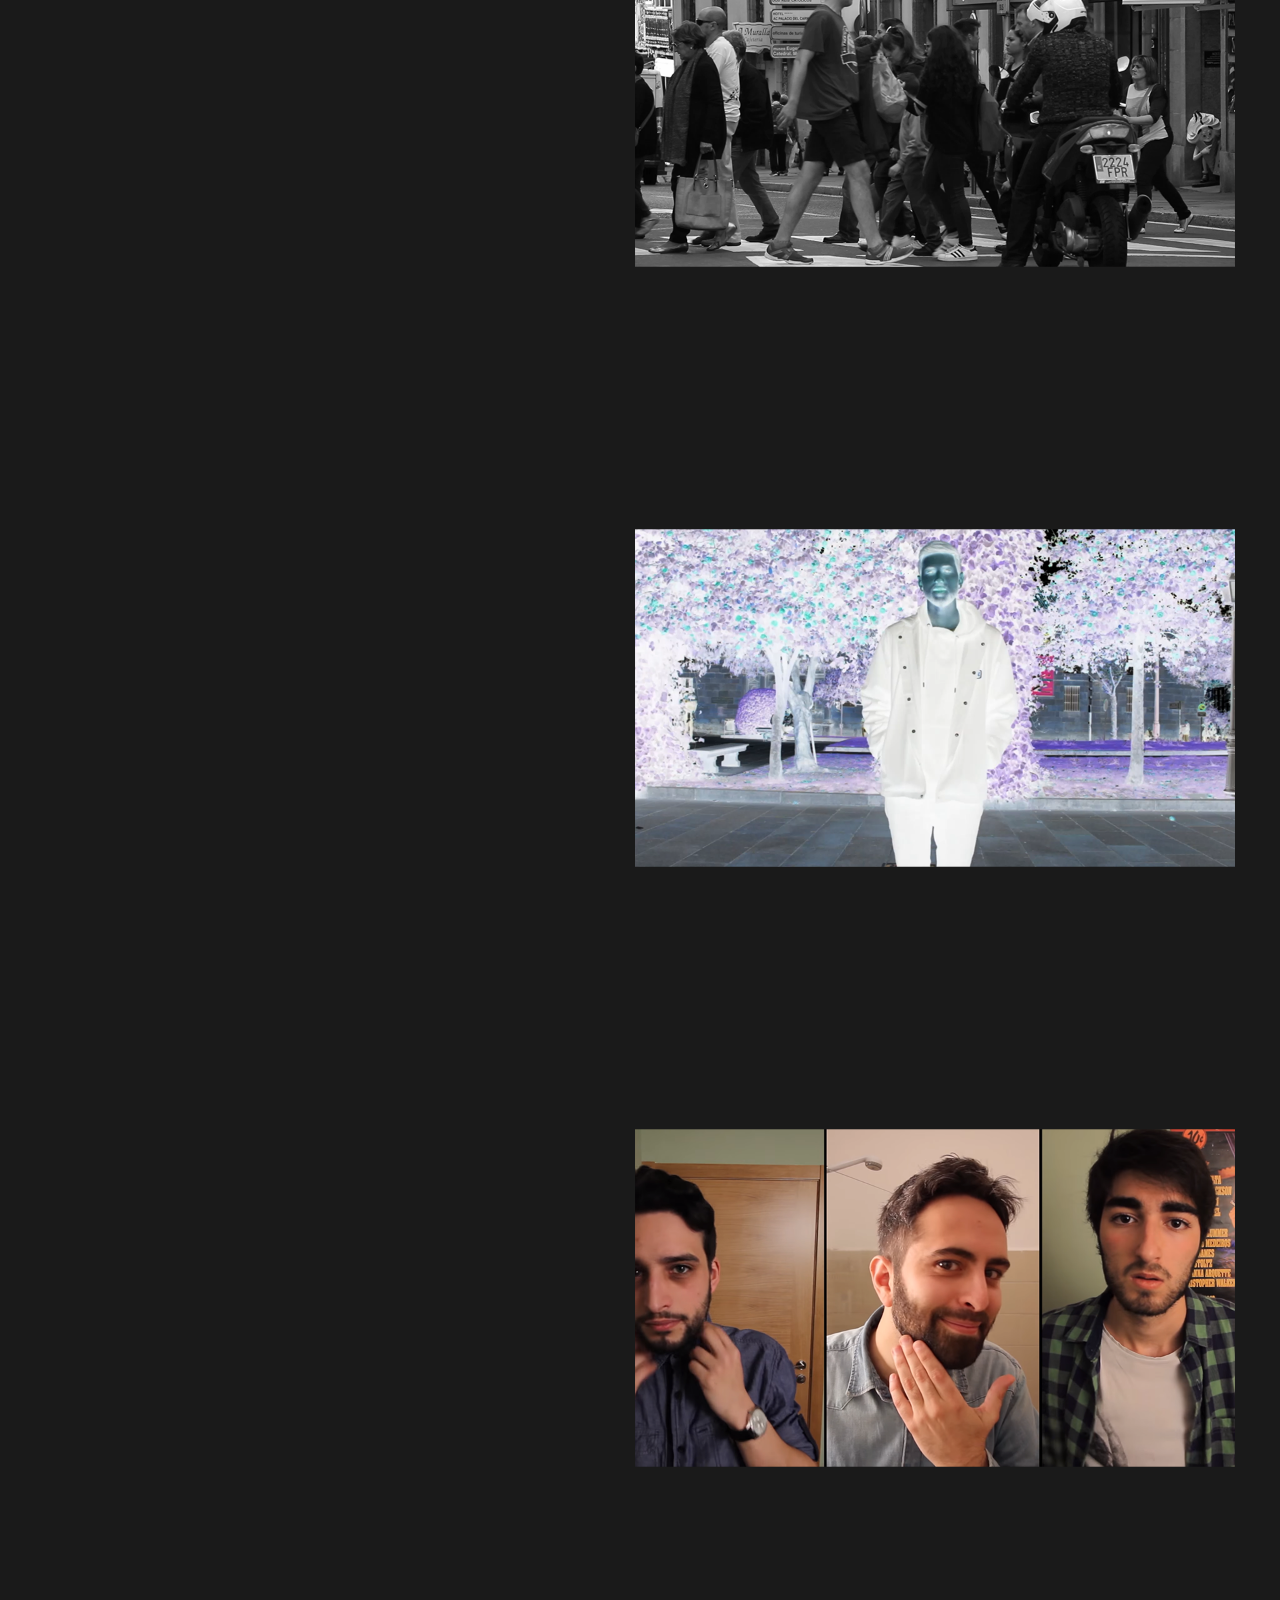
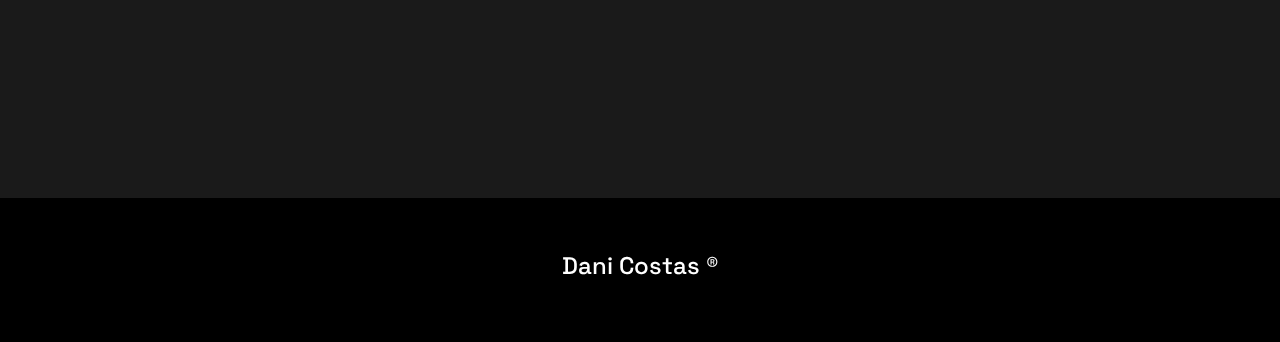
<file: multimedia.html>
<!DOCTYPE html>
<html lang="en">
<head>
	<meta charset="UTF-8">
	<meta name="viewport" content="width=device-width,initial-scale=1.0">
	<title>Multimedia - ДКР</title>
	<!-- <link href="https://fonts.googleapis.com/css?family=Roboto+Mono:400,400i,500,500i,700&display=swap&subset=cyrillic" rel="stylesheet"> -->
	<link rel="preconnect" href="https://fonts.gstatic.com">
	<link href="https://fonts.googleapis.com/css2?family=Space+Grotesk:wght@300;500;700&display=swap" rel="stylesheet"> 
	<link rel="stylesheet" href="https://stackpath.bootstrapcdn.com/bootstrap/4.4.1/css/bootstrap.min.css" integrity="sha384-Vkoo8x4CGsO3+Hhxv8T/Q5PaXtkKtu6ug5TOeNV6gBiFeWPGFN9MuhOf23Q9Ifjh" crossorigin="anonymous">
	<link rel="stylesheet" href="css/estilo.css">
	<link rel="stylesheet" href="slick/slick.css">
	<link rel="apple-touch-icon" sizes="57x57" href="img/apple-icon-57x57.png">
	<link rel="apple-touch-icon" sizes="60x60" href="img/apple-icon-60x60.png">
	<link rel="apple-touch-icon" sizes="72x72" href="img/apple-icon-72x72.png">
	<link rel="apple-touch-icon" sizes="76x76" href="img/apple-icon-76x76.png">
	<link rel="apple-touch-icon" sizes="114x114" href="img/apple-icon-114x114.png">
	<link rel="apple-touch-icon" sizes="120x120" href="img/apple-icon-120x120.png">
	<link rel="apple-touch-icon" sizes="144x144" href="img/apple-icon-144x144.png">
	<link rel="apple-touch-icon" sizes="152x152" href="img/apple-icon-152x152.png">
	<link rel="apple-touch-icon" sizes="180x180" href="img/apple-icon-180x180.png">
	<link rel="icon" type="image/png" sizes="192x192"  href="img/android-icon-192x192.png">
	<link rel="icon" type="image/png" sizes="32x32" href="img/favicon-32x32.png">
	<link rel="icon" type="image/png" sizes="96x96" href="img/favicon-96x96.png">
	<link rel="icon" type="image/png" sizes="16x16" href="img/favicon-16x16.png">
	<link rel="manifest" href="img/manifest.json">
	<meta name="msapplication-TileColor" content="#ffffff">
	<meta name="msapplication-TileImage" content="img/ms-icon-144x144.png">
	<meta name="theme-color" content="#ffffff">
</head>
<body class="interno_multimedia">
<header>
	<nav class="navfija">
		<li>
			<a href="index.html">Home</a>
		</li>
		<li>
			<a href="diseno_grafico.html">Diseño</a>
		</li>
		<li>
			<a href="diseno_3d.html">Diseño <span style="text-transform: uppercase">3D</span></a>
		</li>
		<li>
			<a href="fotografia.html">Fotografía</a>
		</li>
	</nav>
	<div class="encabezado">
		<a href="" class="toggle"></a>
		<ul class="about">
			<li>
				<a href="about.html">About</a>
			</li>
			<li>
				<a href="https://www.instagram.com/lafargue69/">
					<img src="img/insta_red.png" title="instagram">
				</a>
			</li>
			<li>
				<a href="https://www.linkedin.com/in/dani-costas/">
					<img src="img/linkedin_red.png" title="linkedin">
				</a>
			</li>
			<li>
				<a href="https://www.flickr.com/photos/134050047@N06/albums">
					<img src="img/flickr_red.png" title="flickr">
				</a>
			</li>
			<li>
				<a href="https://www.youtube.com/channel/UCPVUAg4BakU_-Rho7fLRANg">
					<img src="img/youtube_red.png" title="youtube">
				</a>
			</li>
			<li>
				<a href="https://open.spotify.com/user/danicostas?si=guP1qiA_Qx6vUkvcXE_Pzg">
					<img src="img/spotify_red.png" title="spotify">
				</a>
			</li>
		</ul>
	</div>
</header>
<section class="panel">
	<div class="textos">
		<iframe width="560" height="315" src="https://www.youtube.com/embed/N4LIfM9dW1Y" frameborder="0" allow="accelerometer; autoplay; encrypted-media; gyroscope; picture-in-picture" allowfullscreen></iframe>
		<iframe width="560" height="315" src="https://www.youtube.com/embed/qJDUUcTPzvo" frameborder="0" allow="accelerometer; autoplay; encrypted-media; gyroscope; picture-in-picture" allowfullscreen></iframe>
		<iframe width="560" height="315" src="https://www.youtube.com/embed/UHzWGMZJymU" frameborder="0" allow="accelerometer; autoplay; encrypted-media; gyroscope; picture-in-picture" allowfullscreen></iframe>
	</div>		
	<div>
		<div class="contenedorfijo">
			<h1>Multimedia</h1>
			<div class="slider">
				<img src="img/screen.png" alt="">
				<img src="img/screen_2.png" alt="">
				<img src="img/screen_3.png" alt="">
				<img src="img/screen_4.png" alt="">
				<img src="img/screen_5.png" alt="">
			</div>
		</div>		
	</div>	
</section>
<div class="animacion_interna multimedia">
		<h1>multimediamultimediamultimediamultimediamultimediamultimedia</h1>
		<h1>multimediamultimediamultimediamultimediamultimediamultimedia</h1>
		<h1>multimediamultimediamultimediamultimediamultimediamultimedia</h1>
		<h1>multimedia<span class="correccion_animacion">multimedia</span>multimediamultimediamultimediamultimedia</h1>
		<h1>multimediamultimediamultimediamultimediamultimediamultimedia</h1>
		<h1>multimediamultimediamultimediamultimediamultimediamultimedia</h1>
</div>
<footer>
	<a href="#"><h3>Dani Costas ®</h3></a>
</footer>
<script src="https://code.jquery.com/jquery-3.4.1.min.js"
integrity="sha256-CSXorXvZcTkaix6Yvo6HppcZGetbYMGWSFlBw8HfCJo="
crossorigin="anonymous"></script>
<script src="slick/slick.js"></script>
<script src=js/funciones_interno_multimedia.js></script>
</body>
</html>
</file>
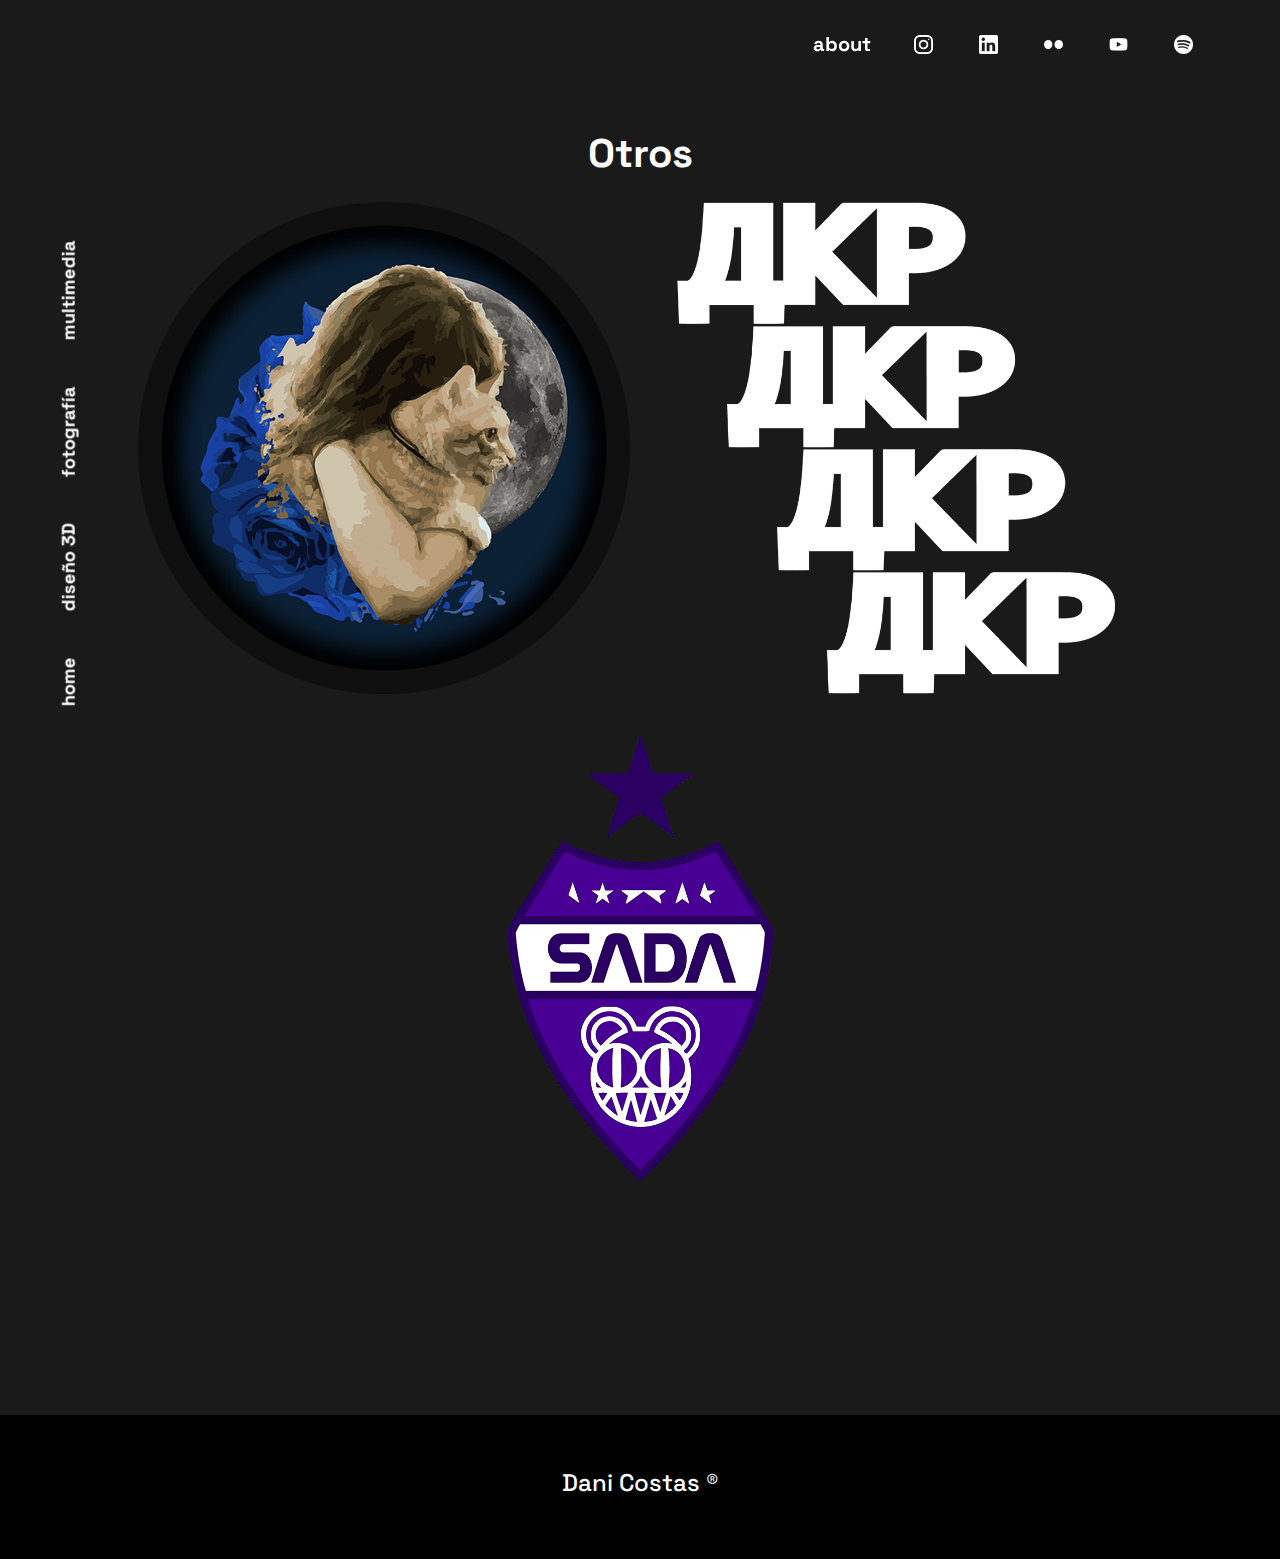
<file: otros.html>
<!DOCTYPE html>
<html lang="en">
<head>
	<meta charset="UTF-8">
	<meta name="viewport" content="width=device-width,initial-scale=1.0">
	<title>Otros - ДКР</title>
	<!-- <link href="https://fonts.googleapis.com/css?family=Roboto+Mono:400,400i,500,500i,700&display=swap&subset=cyrillic" rel="stylesheet"> -->
	<link rel="preconnect" href="https://fonts.gstatic.com">
	<link href="https://fonts.googleapis.com/css2?family=Space+Grotesk:wght@300;500;700&display=swap" rel="stylesheet"> 
	<link rel="stylesheet" href="https://stackpath.bootstrapcdn.com/bootstrap/4.4.1/css/bootstrap.min.css" integrity="sha384-Vkoo8x4CGsO3+Hhxv8T/Q5PaXtkKtu6ug5TOeNV6gBiFeWPGFN9MuhOf23Q9Ifjh" crossorigin="anonymous">
	<link rel="stylesheet" href="css/estilo.css">
	<link rel="stylesheet" href="slick/slick.css">
	<link rel="apple-touch-icon" sizes="57x57" href="img/apple-icon-57x57.png">
	<link rel="apple-touch-icon" sizes="60x60" href="img/apple-icon-60x60.png">
	<link rel="apple-touch-icon" sizes="72x72" href="img/apple-icon-72x72.png">
	<link rel="apple-touch-icon" sizes="76x76" href="img/apple-icon-76x76.png">
	<link rel="apple-touch-icon" sizes="114x114" href="img/apple-icon-114x114.png">
	<link rel="apple-touch-icon" sizes="120x120" href="img/apple-icon-120x120.png">
	<link rel="apple-touch-icon" sizes="144x144" href="img/apple-icon-144x144.png">
	<link rel="apple-touch-icon" sizes="152x152" href="img/apple-icon-152x152.png">
	<link rel="apple-touch-icon" sizes="180x180" href="img/apple-icon-180x180.png">
	<link rel="icon" type="image/png" sizes="192x192"  href="img/android-icon-192x192.png">
	<link rel="icon" type="image/png" sizes="32x32" href="img/favicon-32x32.png">
	<link rel="icon" type="image/png" sizes="96x96" href="img/favicon-96x96.png">
	<link rel="icon" type="image/png" sizes="16x16" href="img/favicon-16x16.png">
	<link rel="manifest" href="img/manifest.json">
	<meta name="msapplication-TileColor" content="#ffffff">
	<meta name="msapplication-TileImage" content="img/ms-icon-144x144.png">
	<meta name="theme-color" content="#ffffff">
</head>
<body class="interno_grid otros_carteles">
<header>
	<nav class="navfija">
		<li>
			<a href="index.html">Home</a>
		</li>
		<li>
			<a href="diseno_3d.html">Diseño <span style="text-transform: uppercase">3D</span></a>
		</li>
		<li>
			<a href="fotografia.html">Fotografía</a>
		</li>
		<li>
			<a href="multimedia.html">Multimedia</a>
		</li>
	</nav>
	<div class="encabezado">
		<a href="" class="toggle"></a>
		<ul class="about">
			<li>
				<a href="about.html">About</a>
			</li>
			<li>
				<a href="https://www.instagram.com/lafargue69/">
					<img src="img/insta_red.png" title="instagram">
				</a>
			</li>
			<li>
				<a href="https://www.linkedin.com/in/dani-costas/">
					<img src="img/linkedin_red.png" title="linkedin">
				</a>
			</li>
			<li>
				<a href="https://www.flickr.com/photos/134050047@N06/albums">
					<img src="img/flickr_red.png" title="flickr">
				</a>
			</li>
			<li>
				<a href="https://www.youtube.com/channel/UCPVUAg4BakU_-Rho7fLRANg">
					<img src="img/youtube_red.png" title="youtube">
				</a>
			</li>
			<li>
				<a href="https://open.spotify.com/user/danicostas?si=guP1qiA_Qx6vUkvcXE_Pzg">
					<img src="img/spotify_red.png" title="spotify">
				</a>
			</li>
		</ul>
	</div>
</header>
<section class="panel">
	<h1>Otros</h1>			
	<div class="grid">
		<img src="img/bowie_ana.png" alt="">
		<img src="img/dkp_logo.png" alt="">
		<img src="img/sada.png" alt="">
	</div>		
</section>
<footer>
	<a href="#"><h3>Dani Costas ®</h3></a>
</footer>
<script src="https://code.jquery.com/jquery-3.4.1.min.js"
integrity="sha256-CSXorXvZcTkaix6Yvo6HppcZGetbYMGWSFlBw8HfCJo="
crossorigin="anonymous"></script>
<script src="slick/slick.js"></script>
<script src=js/funciones_interno.js></script>
</body>
</html>
</file>
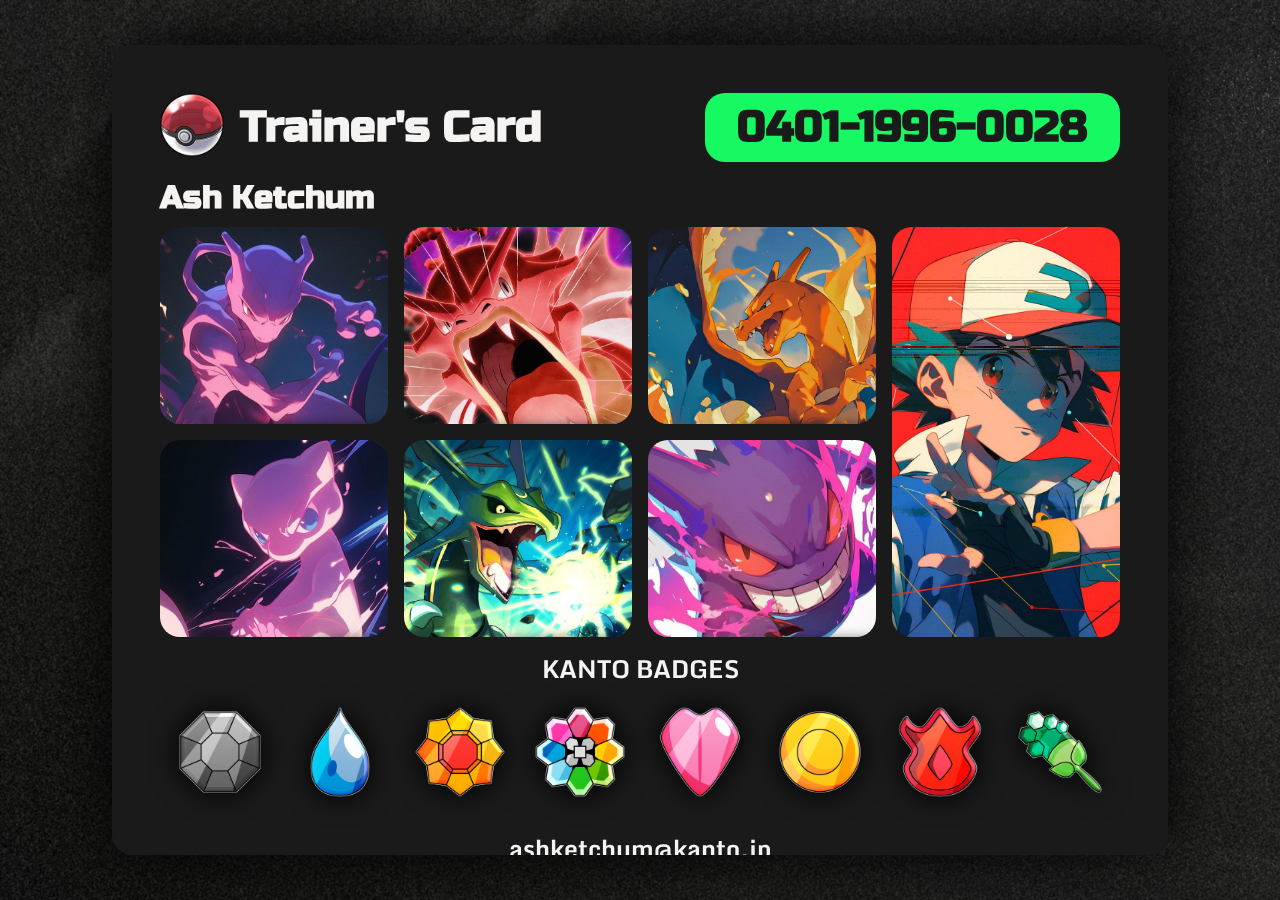
<file: pkmn-trainer-card.html>
<!DOCTYPE html>
<html lang="es">

<head>
    <meta charset="UTF-8">
    <meta name="viewport" content="width=device-width, initial-scale=1.0">
    <link rel="apple-touch-icon" sizes="180x180" href="assets/icons/apple-touch-icon.png">
    <link rel="icon" type="image/png" sizes="32x32" href="assets/icons/favicon-32x32.png">
    <link rel="icon" type="image/png" sizes="16x16" href="assets/icons/favicon-16x16.png">
    <link rel="stylesheet" href="css/home.css">
    <title>Pokémon Trainer Card</title>
</head>

<body>
    <div class="noise"></div>
    <section class="trainer-card">
        <div class="trainer-card__header">
            <div class="trainer-card__header-wrap">
                <div class="trainer-card__pokeball">
                    <img src="assets/images/pokeball.png" alt="">
                </div>
                <h1 class="trainer-card__title trainer-card__title--main">Trainer's Card</h1>
            </div>
            <h2 class="trainer-card__title trainer-card__title--sub">0401-1996-0028</h2>
        </div>
        <div class="trainer-card__content">
            <h2 class="trainer-card__subtitle">Ash Ketchum</h2>
            <div class="trainer-card__grid">
                <div class="team-card team-card--pokemon">
                    <a href="https://www.pokemon.com/es/pokedex/mewtwo">
                        <div class="team-card__type-overlay">
                            <div class="team-card__type-wrapper">
                                <?xml version="1.0" encoding="UTF-8"?>
                                <svg id="1" class="team-card__type-icon team-card__type-icon--psychic"
                                    data-name="Capa 2" xmlns="http://www.w3.org/2000/svg" viewBox="0 0 100.37 100.73">
                                    <g id="Capa_1-2" data-name="Capa 1">
                                        <g>
                                            <path class="cls-2"
                                                d="M50.08,100.73C21.62,99.3,.02,78.41,0,50.3-.02,22.78,21.46-.08,50.09,0c28.15,.08,50.24,20.63,50.28,50.2,.04,29.21-22.04,49.13-50.29,50.53Z" />
                                            <path
                                                d="M49.13,83.06c-19.64-.61-33.07-12.15-42.99-29.04-.68-1.16-.8-2.36-.2-3.57,7.74-15.71,18.17-28.61,36.44-32.11,17.75-3.39,31.63,3.86,42.83,17.23,3.62,4.32,6.67,9.02,9.07,14.14,.66,1.41,1.13,2.66,.23,4.21-8,13.79-18.7,24.23-34.69,28.16-1.09,.27-2.19,.5-3.31,.6-2.11,.17-4.23,.23-7.39,.39Z" />
                                            <path class="cls-1"
                                                d="M38.07,28.85c-12.21,12.5-13.4,26.09-3.15,35.84,8.88,8.44,22.53,8.05,30.89-.73,7.98-8.38,9.92-24.09-3.98-34.99,2.38-.08,3.98,1.12,5.59,2.04,7.68,4.39,13.22,10.85,17.68,18.39,1.32,2.23,.24,3.76-.85,5.45-16.54,25.6-47.7,26.65-66.34,2.25q-4.16-5.45-.38-11.3c5.47-8.46,13.53-15.11,20.52-16.94Z" />
                                            <path class="cls-1"
                                                d="M47.92,37.71c5.06-1.27,9.95,1.69,11.65,7.05,1.61,5.07-1.15,10.83-6.16,12.91-4.81,1.99-10.67-.09-12.83-4.57-.49-1.03-1.23-2.01,.9-2.16,8.23-.59,10.7-5.43,6.49-12.53-.11-.18-.04-.46-.05-.69Z" />
                                        </g>
                                    </g>
                                </svg>
                            </div>
                        </div>
                        <img class="team-card__image" src="assets/images/pokemon/mewtwoART.jpeg" alt="">
                        <p class="team-card__pokemon-name">Mewtwo</p>
                    </a>
                </div>
                <div class="team-card team-card--pokemon">
                    <a href="https://www.pokemon.com/es/pokedex/gyarados">
                        <div class="team-card__type-overlay">
                            <div class="team-card__type-wrapper">
                                <?xml version="1.0" encoding="UTF-8"?>
                                <svg id="2" class="team-card__type-icon team-card__type-icon--water" data-name="Capa 2"
                                    xmlns="http://www.w3.org/2000/svg" viewBox="0 0 100.97 101.34">

                                    <g id="Capa_1-2" data-name="Capa 1">
                                        <g>
                                            <path class="cls-2"
                                                d="M.01,50.36C-.02,22.55,22.78-.18,50.28,0c29.06,.2,50.57,22.64,50.69,50.62,.12,28.52-23.04,50.52-50.44,50.72C22.7,101.54-.62,77.65,.01,50.36Z" />
                                            <path
                                                d="M81.67,19.03c-1.73,1.69-3.19,1.65-4.45,2.07-3.68,1.23-7.3,2.58-10.54,4.74-9.54,6.36-11.02,14.27-4.25,23.52,2.72,3.72,5.91,7.09,8.66,10.79,3.5,4.72,5.77,9.99,4.99,16.02-.97,7.49-7.45,13.09-16.88,14.59-10.65,1.69-20.72-.07-30.49-4.82-19.92-9.68-22.94-35.1-4.61-49.68,10.93-8.7,23.99-12.53,37.51-14.81,6.37-1.08,12.85-1.58,20.06-2.43Z" />
                                            <path class="cls-1"
                                                d="M44.27,86.35c-4.99-.48-10.13-2.09-14.28-6.1-1-.97-2.01-2.01-1.49-3.56,.58-1.72,2.13-2.01,3.65-2,5.68,.04,10.75,1.84,15.11,5.52,1.32,1.12,2.91,2.33,2.11,4.36-.8,2.02-2.77,1.76-5.11,1.78Z" />
                                        </g>
                                    </g>
                                </svg>
                            </div>
                            <div class="team-card__type-wrapper">
                                <?xml version="1.0" encoding="UTF-8"?>
                                <svg id="3" class="team-card__type-icon team-card__type-icon--flying" data-name="Capa 2"
                                    xmlns="http://www.w3.org/2000/svg" viewBox="0 0 100.61 100.84">

                                    <g id="Capa_1-2" data-name="Capa 1">
                                        <g>
                                            <path class="cls-2"
                                                d="M100.61,50.23c-.27,29.09-23.09,50.83-50.19,50.61C21.53,100.61,.18,79.25,0,50.53-.18,22.21,21.56-.02,50.49,0c27.66,.02,49.4,21.3,50.12,50.23Z" />
                                            <path class="cls-1"
                                                d="M84.62,18.25c.44,14.39-7.63,32.98-30.74,33.14,7.93,2.39,15.07,1.08,21.99-2.93-3.04,6.99-9.13,9.7-16.51,11.12,5.99,1.09,7.2,.82,14.46-3.11-.66,3.74-3.69,6.77-8.54,7.77-2.57,.53-3.86,1.24-5.11,4-2.98,6.56-8.69,10.6-15.78,11.95-13.35,2.55-24.53-5.38-27.81-16.14-4.72-15.52,6.45-31.04,22.63-31.02,10.68,.01,21.29-.04,31.58-3.6,5.08-1.76,8.71-5.04,11.74-9.25,.49-.68,.76-1.6,2.08-1.93Z" />
                                        </g>
                                    </g>
                                </svg>
                            </div>
                        </div>
                        <img class="team-card__image" src="assets/images/pokemon/gyaradosART.jpeg" alt="">
                        <p class="team-card__pokemon-name">Gyarados</p>
                    </a>
                </div>
                <div class="team-card team-card--pokemon">
                    <a href="https://www.pokemon.com/es/pokedex/charizard">
                        <div class="team-card__type-overlay">
                            <div class="team-card__type-wrapper">
                                <?xml version="1.0" encoding="UTF-8"?>
                                <svg id="4" class="team-card__type-icon team-card__type-icon--fire" data-name="Capa 2"
                                    xmlns="http://www.w3.org/2000/svg" viewBox="0 0 100.96 101.36">
                                    <g id="Capa_1-2" data-name="Capa 1">
                                        <g>
                                            <path class="cls-2"
                                                d="M100.96,50.69c-.14,27.88-22.87,50.57-50.62,50.67C23.21,101.46-.49,78.82,0,50.25,.5,22.22,20.9,.57,49.89,0c28.58-.55,51.4,23.53,51.07,50.69Z" />
                                            <path
                                                d="M37.98,91.91c-14.77-3.09-27.96-15.86-29.32-28.67,3.95,2.82,7.61,5.81,13.21,7.07-6.49-8.28-10.56-16.63-8.07-26.69,1.49-6.04,5.37-10.47,10.44-14.43-3.86,12.19-2.78,16.75,5.2,22.51,.53-1.34-.47-2.32-.75-3.43-1.49-6.07-.04-11.34,4.14-15.92,3.04-3.33,6.52-6.17,10.02-8.99,6.69-5.38,7.18-7.67,3.1-15.21-.29-.54-.61-1.06-1.14-1.98,2.58-.06,4.26,1.21,5.88,2.31,8.01,5.44,11.53,13.48,12.81,22.72,.62,4.46,.87,8.94,.15,13.42-.41,2.56,.62,3.37,3.12,2.98,7.55-1.15,13.74-4.29,17.04-11.79,4,5.52,4.18,11.33,.73,17.02-3.09,5.1-7.69,8.68-13.35,12.65,8.72-.07,14.98-3.38,20.73-8.51-.67,10.99-13.7,31.64-32.1,34.87-1.1,.42-2.19,.73-3.16-.29,.52-2.03,2.53-2.18,3.94-3.05,3.49-2.16,4.35-4.6,2.32-8.15-2.38-4.16-2.54-8.22-.09-12.69-1.56-.15-2.68,.53-3.74,1.28q-4.27,3-6.26-2.02c-.37-.94-.71-1.97-1.53-2.53-3.9-2.69-4.56-5.98-1.53-10.33-3.12,.61-5.18,1.93-7.06,3.53-3.21,2.73-3.43,4.56-.78,7.91,2.01,2.54,3.03,5.19,1.53,8.28-1.11,2.28-2.57,2.43-4.24,.5-.74-.84-1.34-1.8-2.3-2.43-.62-.41-1.28-.77-3.04-1.39,3.47,3.23,2.67,5.97,.92,8.79-2.43,3.92-1.98,5.57,1.47,8.6,1.56,1.37,3.96,1.58,4.92,3.71-.97,1.07-2.11,.63-3.23,.36Z" />
                                            <path class="cls-1"
                                                d="M37.98,91.91c1.01-.36,2.31,.33,3.1-.85,.64-.7,1.5-.97,2.36-.84,3.7,.54,7.39,.49,11.09,0,.86-.11,1.72,.16,2.31,.93,.82,1,2,.4,2.98,.68-7.28,2.01-14.56,2.15-21.85,.07Z" />
                                            <path class="cls-2"
                                                d="M56.84,91.16c-5.26,.67-10.51,.86-15.76-.1-3.96-.39-6.41-2.98-8.43-6.02-1.23-1.86-.86-3.67,.58-5.48,3.35-4.21,3.16-5.85-.73-9.37,3-.91,4.75-.15,7.21,3.05,.49,.63,.59,1.99,1.7,1.59,.68-.25,1.24-1.22,1.54-1.98,.89-2.3,.31-4.31-1.31-6.2-3.89-4.52-3.62-6.68,1.09-10.39,2.46-1.93,4.85-2.86,8.18-3.16,.52,1.01-.33,1.6-.8,2.21-2.3,3.03-2.3,5.5,1.21,7.77,2.73,1.77,3.11,4.91,3.46,8.3,3-2.7,5.62-5.71,10.49-4.9-4.49,4.59-4.19,9.13-1.14,14.1,2.11,3.44,1,6.45-2.56,8.48-1.49,.85-3.13,1.41-4.71,2.1Z" />
                                        </g>
                                    </g>
                                </svg>
                            </div>
                            <div class="team-card__type-wrapper">
                                <?xml version="1.0" encoding="UTF-8"?>
                                <svg id="5" class="team-card__type-icon team-card__type-icon--flying" data-name="Capa 2"
                                    xmlns="http://www.w3.org/2000/svg" viewBox="0 0 100.61 100.84">
                                    <g id="Capa_1-2" data-name="Capa 1">
                                        <g>
                                            <path class="cls-2"
                                                d="M100.61,50.23c-.27,29.09-23.09,50.83-50.19,50.61C21.53,100.61,.18,79.25,0,50.53-.18,22.21,21.56-.02,50.49,0c27.66,.02,49.4,21.3,50.12,50.23Z" />
                                            <path class="cls-1"
                                                d="M84.62,18.25c.44,14.39-7.63,32.98-30.74,33.14,7.93,2.39,15.07,1.08,21.99-2.93-3.04,6.99-9.13,9.7-16.51,11.12,5.99,1.09,7.2,.82,14.46-3.11-.66,3.74-3.69,6.77-8.54,7.77-2.57,.53-3.86,1.24-5.11,4-2.98,6.56-8.69,10.6-15.78,11.95-13.35,2.55-24.53-5.38-27.81-16.14-4.72-15.52,6.45-31.04,22.63-31.02,10.68,.01,21.29-.04,31.58-3.6,5.08-1.76,8.71-5.04,11.74-9.25,.49-.68,.76-1.6,2.08-1.93Z" />
                                        </g>
                                    </g>
                                </svg>
                            </div>
                        </div>
                        <img class="team-card__image" src="assets/images/pokemon/charizardART.jpg" alt="">
                        <p class="team-card__pokemon-name">Charizard</p>
                    </a>
                </div>
                <div class="team-card team-card--pokemon">
                    <a href="https://www.pokemon.com/es/pokedex/mew">
                        <div class="team-card__type-overlay">
                            <div class="team-card__type-wrapper">
                                <?xml version="1.0" encoding="UTF-8"?>
                                <svg id="6" class="team-card__type-icon team-card__type-icon--psychic"
                                    data-name="Capa 2" xmlns="http://www.w3.org/2000/svg" viewBox="0 0 100.37 100.73">

                                    <g id="Capa_1-2" data-name="Capa 1">
                                        <g>
                                            <path class="cls-2"
                                                d="M50.08,100.73C21.62,99.3,.02,78.41,0,50.3-.02,22.78,21.46-.08,50.09,0c28.15,.08,50.24,20.63,50.28,50.2,.04,29.21-22.04,49.13-50.29,50.53Z" />
                                            <path
                                                d="M49.13,83.06c-19.64-.61-33.07-12.15-42.99-29.04-.68-1.16-.8-2.36-.2-3.57,7.74-15.71,18.17-28.61,36.44-32.11,17.75-3.39,31.63,3.86,42.83,17.23,3.62,4.32,6.67,9.02,9.07,14.14,.66,1.41,1.13,2.66,.23,4.21-8,13.79-18.7,24.23-34.69,28.16-1.09,.27-2.19,.5-3.31,.6-2.11,.17-4.23,.23-7.39,.39Z" />
                                            <path class="cls-1"
                                                d="M38.07,28.85c-12.21,12.5-13.4,26.09-3.15,35.84,8.88,8.44,22.53,8.05,30.89-.73,7.98-8.38,9.92-24.09-3.98-34.99,2.38-.08,3.98,1.12,5.59,2.04,7.68,4.39,13.22,10.85,17.68,18.39,1.32,2.23,.24,3.76-.85,5.45-16.54,25.6-47.7,26.65-66.34,2.25q-4.16-5.45-.38-11.3c5.47-8.46,13.53-15.11,20.52-16.94Z" />
                                            <path class="cls-1"
                                                d="M47.92,37.71c5.06-1.27,9.95,1.69,11.65,7.05,1.61,5.07-1.15,10.83-6.16,12.91-4.81,1.99-10.67-.09-12.83-4.57-.49-1.03-1.23-2.01,.9-2.16,8.23-.59,10.7-5.43,6.49-12.53-.11-.18-.04-.46-.05-.69Z" />
                                        </g>
                                    </g>
                                </svg>
                            </div>
                        </div>
                        <img class="team-card__image" src="assets/images/pokemon/mewART.jpeg" alt="">
                        <p class="team-card__pokemon-name">Mew</p>
                    </a>
                </div>
                <div class="team-card team-card--pokemon">
                    <a href="https://www.pokemon.com/es/pokedex/rayquaza">
                        <div class="team-card__type-overlay">
                            <div class="team-card__type-wrapper">
                                <?xml version="1.0" encoding="UTF-8"?>
                                <svg id="7" class="team-card__type-icon team-card__type-icon--dragon" data-name="Capa 2"
                                    xmlns="http://www.w3.org/2000/svg" viewBox="0 0 100.84 101.24">

                                    <g id="Capa_1-2" data-name="Capa 1">
                                        <g>
                                            <path class="cls-1"
                                                d="M0,50.62C-.27,23.21,21.89,.02,50.07,0c28.43-.02,50.94,22.41,50.78,50.71-.16,28.55-22.47,50.36-50.37,50.53C22.87,101.41-.13,78.76,0,50.62Z" />
                                            <path
                                                d="M59.82,22.23c-5.4-.99-10.79-1.99-16.32-.91-10.6,2.07-15.94,10.07-13.68,20.58,2.03,9.41,8.46,16.6,18.06,19.81-2.11-8.92-4.15-17.58-6.2-26.24,.21-.14,.43-.28,.64-.42,3.87,3.41,7.77,6.78,11.6,10.22,9.66,8.66,19.26,17.39,28.98,25.99,1.67,1.48,1.84,2.49,.47,4.28-7.21,9.41-17.02,12.76-28.19,10.79-20.11-3.55-34.26-15.02-41.33-34.37-3.11-8.52-3.02-17.22,2.01-25.22,6.79-10.81,17.2-13.37,28.98-11.88,6.21,.78,12.1,2.94,17.4,6.45-.23,1.82-1.4,1.18-2.42,.92Z" />
                                            <path class="cls-2"
                                                d="M59.82,22.23c.85-.19,1.89,.12,2.42-.92,1.9,.68,3.45,1.83,5.39,4.12-3.17-1.3-5.49-2.25-7.81-3.2Z" />
                                            <path class="cls-3"
                                                d="M54.87,57.5c3.27,2.3,5.84,5.03,8.89,7.98-7.56-.63-8.67-1.66-8.89-7.98Z" />
                                        </g>
                                    </g>
                                </svg>
                            </div>
                            <div class="team-card__type-wrapper">
                                <?xml version="1.0" encoding="UTF-8"?>
                                <svg id="8" class="team-card__type-icon team-card__type-icon--flying" data-name="Capa 2"
                                    xmlns="http://www.w3.org/2000/svg" viewBox="0 0 100.61 100.84">

                                    <g id="Capa_1-2" data-name="Capa 1">
                                        <g>
                                            <path class="cls-2"
                                                d="M100.61,50.23c-.27,29.09-23.09,50.83-50.19,50.61C21.53,100.61,.18,79.25,0,50.53-.18,22.21,21.56-.02,50.49,0c27.66,.02,49.4,21.3,50.12,50.23Z" />
                                            <path class="cls-1"
                                                d="M84.62,18.25c.44,14.39-7.63,32.98-30.74,33.14,7.93,2.39,15.07,1.08,21.99-2.93-3.04,6.99-9.13,9.7-16.51,11.12,5.99,1.09,7.2,.82,14.46-3.11-.66,3.74-3.69,6.77-8.54,7.77-2.57,.53-3.86,1.24-5.11,4-2.98,6.56-8.69,10.6-15.78,11.95-13.35,2.55-24.53-5.38-27.81-16.14-4.72-15.52,6.45-31.04,22.63-31.02,10.68,.01,21.29-.04,31.58-3.6,5.08-1.76,8.71-5.04,11.74-9.25,.49-.68,.76-1.6,2.08-1.93Z" />
                                        </g>
                                    </g>
                                </svg>
                            </div>
                        </div>
                        <img class="team-card__image" src="assets/images/pokemon/rayquazaART.jpeg" alt="">
                        <p class="team-card__pokemon-name">Rayquaza</p>
                    </a>
                </div>
                <div class="team-card team-card--pokemon">
                    <a href="https://www.pokemon.com/es/pokedex/gengar">
                        <div class="team-card__type-overlay">
                            <div class="team-card__type-wrapper">
                                <?xml version="1.0" encoding="UTF-8"?>
                                <svg id="9" class="team-card__type-icon team-card__type-icon--ghost" data-name="Capa 2"
                                    xmlns="http://www.w3.org/2000/svg" viewBox="0 0 100.83 100.8">
                                    <g id="Capa_1-2" data-name="Capa 1">
                                        <g>
                                            <path class="cls-2"
                                                d="M100.83,50.46c-.45,28.07-23.07,50.6-50.54,50.34C21.15,100.52,.12,78.01,0,50.33-.12,22.62,22.53,.14,50.4,0c27.15-.14,50.4,23.33,50.43,50.46Z" />
                                            <path
                                                d="M77.78,79.33c-13.86,7.12-43.5,5.17-54.66-10.64-7.27-10.3-8.72-21.43-3.54-32.76,5.29-11.58,14.64-18.13,27.66-19.01,18.18-1.23,31.56,11.15,34.39,25.66,1.79,9.19,.34,17.8-5.32,25.49q-4.63,6.29,1.47,11.26Z" />
                                            <path class="cls-1"
                                                d="M33.79,39.46c2.84,5.96,4.88,7.2,10.78,6.28,.03,3.42-1.89,5.11-4.81,5.98-3.24,.97-6.68-.52-8.16-3.46-1.56-3.1-.79-6.19,2.19-8.8Z" />
                                            <path class="cls-1"
                                                d="M54.08,45.68c5.56,.94,7.91-.02,10.09-4.4,1.18-2.37,2.04-1.64,2.9,0,1.35,2.57,1.42,5.27-.21,7.72-1.55,2.34-3.96,3.45-6.72,3.01-3.35-.53-5.52-2.5-6.06-6.32Z" />
                                        </g>
                                    </g>
                                </svg>
                            </div>
                            <div class="team-card__type-wrapper">
                                <?xml version="1.0" encoding="UTF-8"?>
                                <svg id="10" class="team-card__type-icon team-card__type-icon--poison"
                                    data-name="Capa 2" xmlns="http://www.w3.org/2000/svg" viewBox="0 0 101 101.02">

                                    <g id="Capa_1-2" data-name="Capa 1">
                                        <g>
                                            <path class="cls-1"
                                                d="M50.38,0c27.57-.06,50.79,22.91,50.62,50.47-.17,28.05-22.6,50.16-50.18,50.55C23.18,101.4,.07,78.29,0,50.72-.07,23.03,22.74,.06,50.38,0Z" />
                                            <path
                                                d="M58.15,78.04c-2.19,3.73-4.88,6.16-9.44,5.25-2.86-.57-4.04-4.33-5.95-4.37-1.92-.04-2.95,3.96-5.71,4.67-2.46,.64-4.69,.23-6.63-1.48-2.27-2-3.89-4.65-3.52-7.54,.62-4.83-1.55-7.82-4.59-11.24-10.11-11.4-8.48-27.23,3.39-37.51,13.76-11.91,37.15-11.5,50.52,.87,11.91,11.02,12.11,27.69,.32,38.98-1.87,1.79-2.97,3.37-2.37,6.07,.4,1.8,.07,3.72-.57,5.52-1.15,3.22-2.92,5.88-6.54,6.48-3.72,.62-6.12-1.42-7.9-4.43-.24-.41-.59-.75-1.02-1.29Z" />
                                            <path class="cls-1"
                                                d="M50.36,31.18c6.36-.01,12.07,1.77,16.68,6.3,5.52,5.43,5.45,12.75-.05,18.25-8.28,8.26-24.89,8.24-33.11-.05-5.95-5.99-5.18-14.47,1.79-19.79,3.99-3.04,9.16-4.7,14.69-4.7Z" />
                                        </g>
                                    </g>
                                </svg>
                            </div>
                        </div>
                        <img class="team-card__image" src="assets/images/pokemon/gengar3ART.jpeg" alt="">
                        <p class="team-card__pokemon-name">Gengar</p>
                    </a>
                </div>
                <div class="team-card team-card--avatar">
                    <img src="assets/images/trainer2ART.jpeg" alt="">
                </div>
            </div>
        </div>
        <div class="trainer-card__footer">
            <div class="trainer-card__badges">
                <p class="trainer-card__badges-title">Kanto Badges</p>
                <div class="trainer-card__badges-list">
                    <div class="trainer-card__badges-list-element">
                        <img src="assets/images/badges/boulder-badge.png" alt="Boulder Badge" title="Boulder Badge">
                    </div>
                    <div class="trainer-card__badges-list-element">
                        <img src="assets/images/badges/cascade-badge.png" alt="Cascade Badge" title="Cascade Badge">
                    </div>
                    <div class="trainer-card__badges-list-element">
                        <img src="assets/images/badges/thunder-badge.png" alt="Thunder Badge" title="Thunder Badge">
                    </div>
                    <div class="trainer-card__badges-list-element">
                        <img src="assets/images/badges/rainbow-badge.png" alt="Rainbow Badge" title="Rainbow Badge">
                    </div>
                    <div class="trainer-card__badges-list-element">
                        <img src="assets/images/badges/soul-badge.png" alt="Soul Badge" title="Soul Badge">
                    </div>
                    <div class="trainer-card__badges-list-element">
                        <img src="assets/images/badges/marsh-badge.png" alt="Marsh Badge" title="Marsh Badge">
                    </div>
                    <div class="trainer-card__badges-list-element">
                        <img src="assets/images/badges/volcano-badge.png" alt="Volcano Badge" title="Volcano Badge">
                    </div>
                    <div class="trainer-card__badges-list-element">
                        <img src="assets/images/badges/earth-badge.png" alt="Earth Badge" title="Earth Badge">
                    </div>
                </div>
            </div>
            <div class="trainer-card__contact">
                <p class="trainer-card__contact-info">ashketchum@kanto.jp</p>
            </div>
        </div>
    </section>
</body>

</html>
</file>
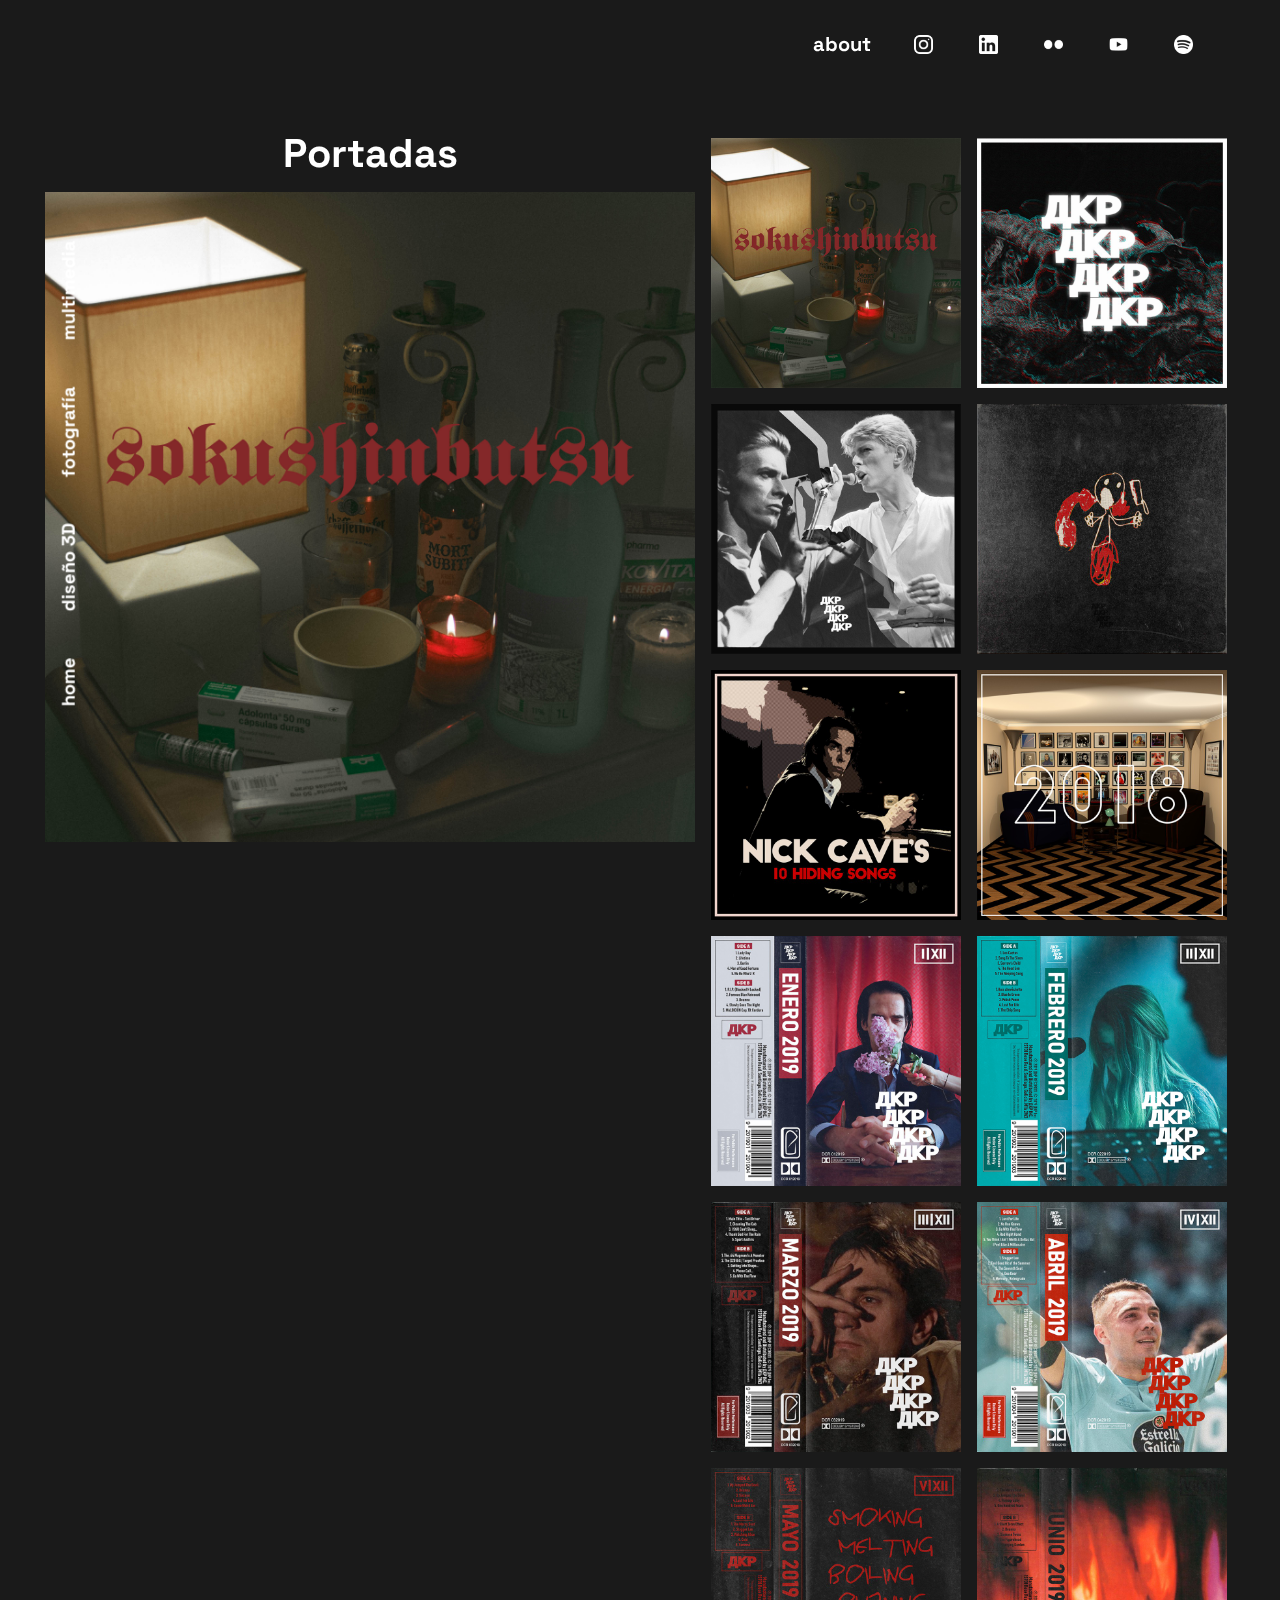
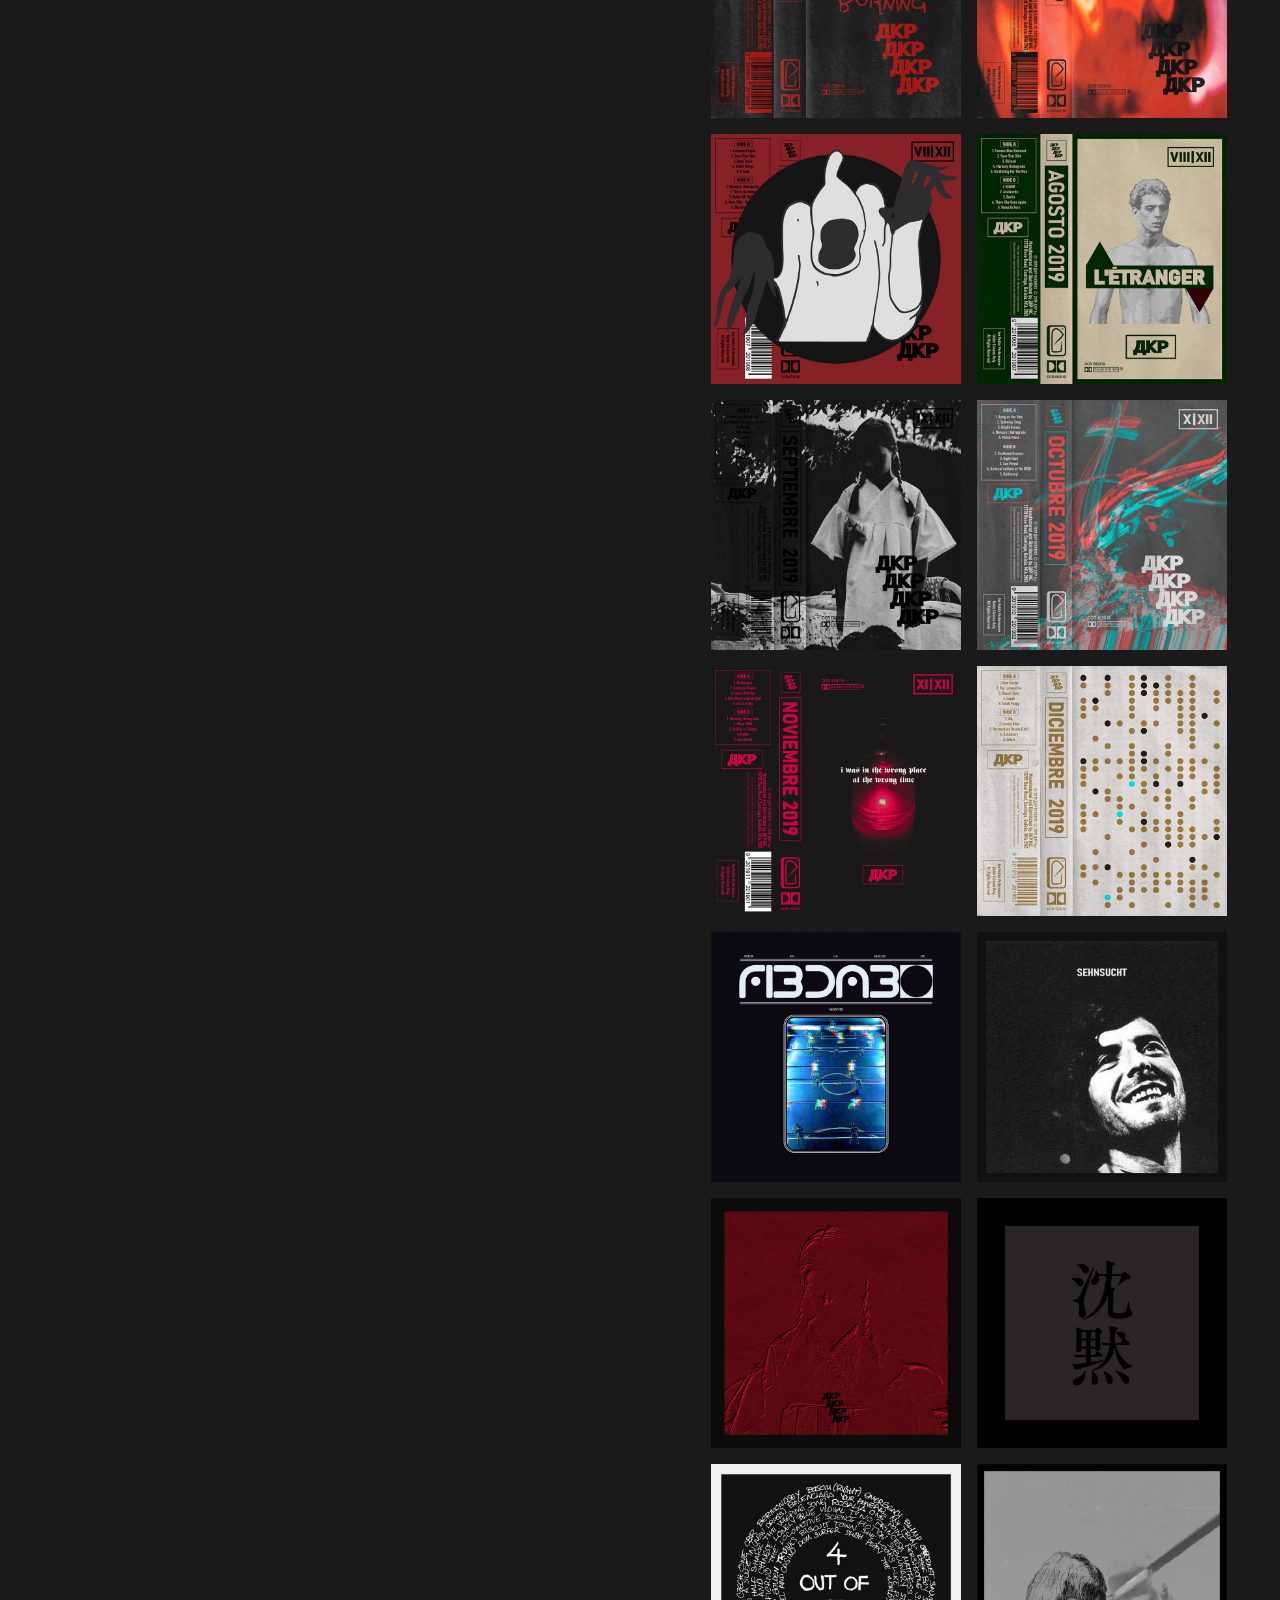
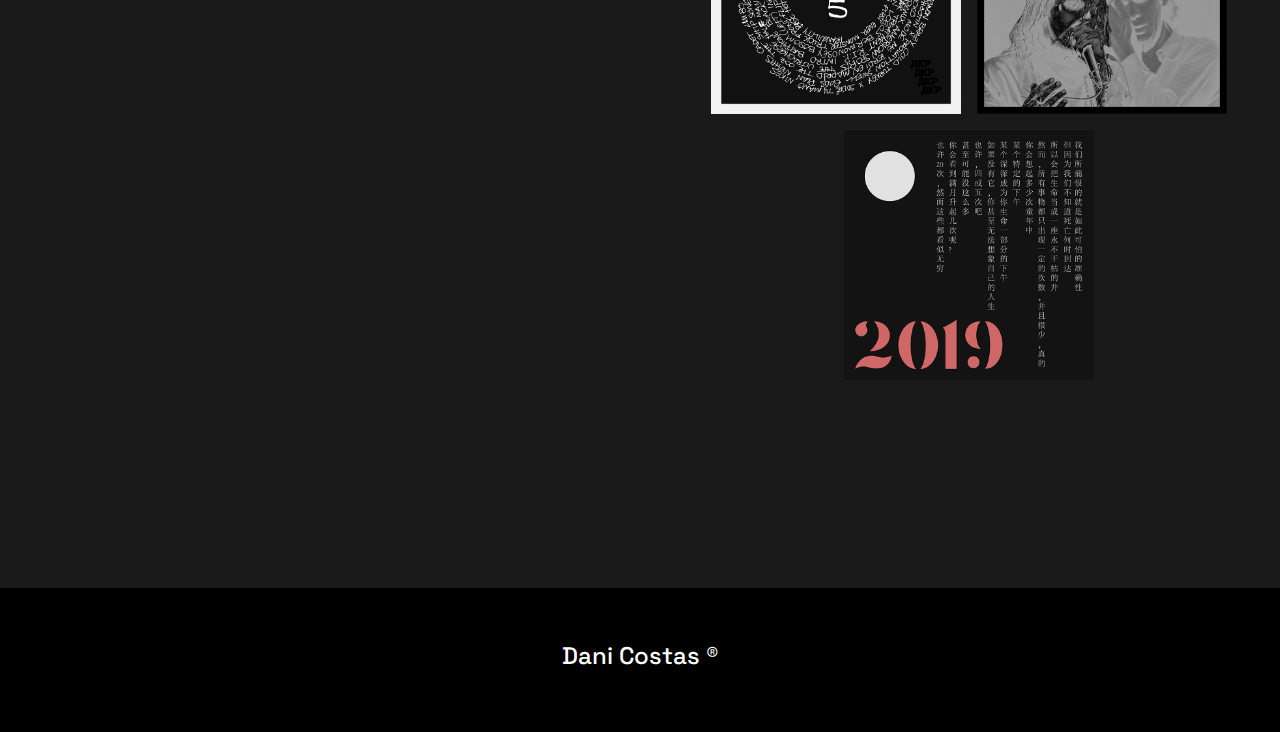
<file: portadas.html>
<!DOCTYPE html>
<html lang="en">
<head>
	<meta charset="UTF-8">
	<meta name="viewport" content="width=device-width,initial-scale=1.0">
	<title>Portadas - ДКР</title>
	<!-- <link href="https://fonts.googleapis.com/css?family=Roboto+Mono:400,400i,500,500i,700&display=swap&subset=cyrillic" rel="stylesheet"> -->
	<link rel="preconnect" href="https://fonts.gstatic.com">
	<link href="https://fonts.googleapis.com/css2?family=Space+Grotesk:wght@300;500;700&display=swap" rel="stylesheet"> 
	<link rel="stylesheet" href="https://stackpath.bootstrapcdn.com/bootstrap/4.4.1/css/bootstrap.min.css" integrity="sha384-Vkoo8x4CGsO3+Hhxv8T/Q5PaXtkKtu6ug5TOeNV6gBiFeWPGFN9MuhOf23Q9Ifjh" crossorigin="anonymous">
	<link rel="stylesheet" href="css/estilo.css">
	<link rel="stylesheet" href="slick/slick.css">
	<link rel="apple-touch-icon" sizes="57x57" href="img/apple-icon-57x57.png">
	<link rel="apple-touch-icon" sizes="60x60" href="img/apple-icon-60x60.png">
	<link rel="apple-touch-icon" sizes="72x72" href="img/apple-icon-72x72.png">
	<link rel="apple-touch-icon" sizes="76x76" href="img/apple-icon-76x76.png">
	<link rel="apple-touch-icon" sizes="114x114" href="img/apple-icon-114x114.png">
	<link rel="apple-touch-icon" sizes="120x120" href="img/apple-icon-120x120.png">
	<link rel="apple-touch-icon" sizes="144x144" href="img/apple-icon-144x144.png">
	<link rel="apple-touch-icon" sizes="152x152" href="img/apple-icon-152x152.png">
	<link rel="apple-touch-icon" sizes="180x180" href="img/apple-icon-180x180.png">
	<link rel="icon" type="image/png" sizes="192x192"  href="img/android-icon-192x192.png">
	<link rel="icon" type="image/png" sizes="32x32" href="img/favicon-32x32.png">
	<link rel="icon" type="image/png" sizes="96x96" href="img/favicon-96x96.png">
	<link rel="icon" type="image/png" sizes="16x16" href="img/favicon-16x16.png">
	<link rel="manifest" href="img/manifest.json">
	<meta name="msapplication-TileColor" content="#ffffff">
	<meta name="msapplication-TileImage" content="img/ms-icon-144x144.png">
	<meta name="theme-color" content="#ffffff">
</head>
<body class="interno_portadas">
<header>
	<nav class="navfija">
		<li>
			<a href="index.html">Home</a>
		</li>
		<li>
			<a href="diseno_3d.html">Diseño <span style="text-transform: uppercase">3D</span></a>
		</li>
		<li>
			<a href="Fotografia.html">Fotografía</a>
		</li>
		<li>
			<a href="multimedia.html">Multimedia</a>
		</li>
	</nav>
	<div class="encabezado">
		<a href="" class="toggle"></a>
		<ul class="about">
			<li>
				<a href="about.html">About</a>
			</li>
			<li>
				<a href="https://www.instagram.com/lafargue69/">
					<img src="img/insta_red.png" title="instagram">
				</a>
			</li>
			<li>
				<a href="https://www.linkedin.com/in/dani-costas/">
					<img src="img/linkedin_red.png" title="linkedin">
				</a>
			</li>
			<li>
				<a href="https://www.flickr.com/photos/134050047@N06/albums">
					<img src="img/flickr_red.png" title="flickr">
				</a>
			</li>
			<li>
				<a href="https://www.youtube.com/channel/UCPVUAg4BakU_-Rho7fLRANg">
					<img src="img/youtube_red.png" title="youtube">
				</a>
			</li>
			<li>
				<a href="https://open.spotify.com/user/danicostas?si=guP1qiA_Qx6vUkvcXE_Pzg">
					<img src="img/spotify_red.png" title="spotify">
				</a>
			</li>
		</ul>
	</div>
</header>
<section class="panel">
	<div>
		<div class="contenedorfijo">
			<h1>Portadas</h1>
			<div class="imagen_grande">
				<img src="img/p1g.jpg" alt="">
			</div>
		</div>		
	</div>					
	<div class="grid">
		<a href="">
			<img src="img/p1.jpg" alt="">
		</a>
		<a href="">
			<img src="img/p2.jpg" alt="">
		</a>
		<a href="">
			<img src="img/p3.jpg" alt="">
		</a>
		<a href="">
			<img src="img/p4.jpg" alt="">
		</a>
		<a href="">
			<img src="img/p5.jpg" alt="">
		</a>
		<a href="">
			<img src="img/p6.jpg" alt="">
		</a>
		<a href="">
			<img src="img/p7.jpg" alt="">
		</a>
		<a href="">
			<img src="img/p8.jpg" alt="">
		</a>
		<a href="">
			<img src="img/p9.jpg" alt="">
		</a>
		<a href="">
			<img src="img/p10.jpg" alt="">
		</a>
		<a href="">
			<img src="img/p11.jpg" alt="">
		</a>
		<a href="">
			<img src="img/p12.jpg" alt="">
		</a>
		<a href="">
			<img src="img/p13.jpg" alt="">
		</a>
		<a href="">
			<img src="img/p14.jpg" alt="">
		</a>
		<a href="">
			<img src="img/p15.jpg" alt="">
		</a>
		<a href="">
			<img src="img/p16.jpg" alt="">
		</a>
		<a href="">
			<img src="img/p17.jpg" alt="">
		</a>
		<a href="">
			<img src="img/p18.jpg" alt="">
		</a>
		<a href="">
			<img src="img/p19.jpg" alt="">
		</a>
		<a href="">
			<img src="img/p20.jpg" alt="">
		</a>
		<a href="">
			<img src="img/p21.jpg" alt="">
		</a>
		<a href="">
			<img src="img/p22.jpg" alt="">
		</a>
		<a href="">
			<img src="img/p23.jpg" alt="">
		</a>
		<a href="">
			<img src="img/p24.jpg" alt="">
		</a>
		<a href="">
			<img src="img/p25.jpg" alt="">
		</a>		
	</div>			
</section>
<footer>
	<a href="#"><h3>Dani Costas ®</h3></a>
</footer>
<script src="https://code.jquery.com/jquery-3.4.1.min.js"
integrity="sha256-CSXorXvZcTkaix6Yvo6HppcZGetbYMGWSFlBw8HfCJo="
crossorigin="anonymous"></script>
<script src="slick/slick.js"></script>
<script src=js/funciones_interno_multimedia.js></script>
</body>
</html>
</file>
<file: css/estilo.css>
*{
	margin: 0;
	padding: 0;
}
::selection {
	background-color: #e33333;
	color: white;
}
body{
	background-color: #1a1a1a;
	/*font-family: 'Roboto Mono', monospace;*/
	font-family: 'Space Grotesk', monospace;
	color: #fff;
	animation: body 1s ease-in-out;
}
.overlay_transparente {
	width: 100%;
	height: 100vh;
	background-color: rgba(0, 0, 0, 0);
	position: absolute;
	z-index: 999999999;
}
h1{
	font-weight: 700;
}
h2{
	font-weight: 500;
}
p{
	font-weight: 300;
}
.panel{
	min-height: 100vh;
}
.home{
	display: flex;
	justify-content: center;
	align-items: center;
}
section.panel {
    display: flex;
    justify-content: space-between;
    width: 1316px;
    margin: 130px auto;
}

/*--------------------------------------------------------LOGO_ДКР--------*/
.logo{
    width: 408px;
    height: 483px;
	animation: fadein 1.25s ease-in, brillo_blanco_2 2.85s ease-in-out;
}
.logo ul{
	list-style: none;
	margin-bottom: 0;
}
.logo ul li{
	display: block;
	width: 100%;
}
.logo ul li:first-child{
    margin-left: -75px;
    margin-bottom: 1px;
}
.logo ul li:nth-child(2){
	margin-left: -26px;
    margin-bottom: 1px;
}
.logo ul li:nth-child(3){
    margin-left: 23px;
    margin-bottom: 1px;
}
.logo ul li:last-child{
	margin-left: 72px;
    margin-bottom: 1px;
}
.logo ul li a{
	display: block;
	font-weight: 700;
	position: relative;
	height: 120px;
	text-decoration: none;
	font-size: 5em;
	text-transform: lowercase;
	color: rgba(0, 0, 0, 0);
	background: url("../img/logo.png") no-repeat center;
	background-size: contain;
	transition: 0.35s;
	filter: saturate(0) brightness(3.5);
}
.logo ul li:first-child a{
	animation: encendido 0.5s 3s linear;
}
.logo ul li:nth-child(2) a{
	animation: encendido 0.5s 3.25s linear;
}
.logo ul li:nth-child(3) a{
	animation: encendido 0.5s 3.5s linear;
}
.logo ul li:last-child a{
	animation: encendido 0.5s 3.75s linear;
}
.logo ul li a:hover{
	color: #fff;
	filter: saturate(1) brightness(1);
}
.logo ul li a:hover .texto{
	animation: brillo_blanco 5s ease-in-out infinite;
}
.logo ul li .texto{
	position: absolute;
	display: block;
	bottom: 14px;
}
.logo ul li:first-child .texto{
    left: 6px;
}
.logo ul li:nth-child(2) .texto{
	left: 6px;
    width: max-content;
}
.logo ul li:nth-child(3) .texto{
	left: -2px;
}
.logo ul li:last-child .texto{
    left: 4px;
}
/*--------------------------------------------------------LOGO_ДКР--------*/

.encabezado{
	overflow: hidden;
    position: fixed;
    width: 100%;
    top: 0;
    left: 0;
    height: 9.6vh;
    z-index: 10;
    background-color: #1a1a1a;
   	animation: body 1s ease-in-out;
}
.toggle{
	display: none;
}

/*--------------------------------------------------------NAVFIJA+ABOUT--------*/
.about, .navfija{
	list-style: none;
	display: flex;
	font-weight: 700;
	animation: fadein_2 4.75s ease-in-out;
}
.about{
	justify-content: flex-end;
    width: 100%;
    padding: 41px 64px;
}
.about a{
	display: block;
	width: 19px;
	margin: -6px 23px;
    font-size: 1.25em;
    color: #e23333;
    text-transform: lowercase;
    filter: saturate(0) brightness(3.5) opacity(1);
    transition: 0.80s;
}
.about a:hover{
	text-decoration: none;
	filter: saturate(1) brightness(1);
}
.about li:first-child a{
	margin: -12px 59px;
}
.about li a img{
	width: 100%;
	display: block;
}
.navfija{
	width: 657px;
    transform: rotate(-90deg);
    position: fixed;
    z-index: 2;
    top: 50%;
    left: -260px;
    font-size: 1.15em;
    text-transform: lowercase;
    justify-content: center;
    transition: 1s;
}
.navfija a{
	display: block;
	margin: 10px 23px;
    color: #fff;
    transition: 0.40s;
    position: relative;
}
.navfija a:hover {
    text-decoration: line-through;
    text-decoration-color: #e23333;
}
.navfija li a.activo{
	color: #e23333;
	animation: brillo_rojo_2 5s ease-in-out infinite;
}
.navfija.negativo li a, .encabezado .about.negativo li a{
	color: rgba(0, 0, 0, 0);
	filter: saturate(0) brightness(0) opacity(0);
}
/*--------------------------------------------------------NAVFIJA+ABOUT--------*/

/*--------------------------------------------------------EMPIEZA-SLIDER-------*/
.slider{
	width: 100%;
	position: relative;
	padding-top: 6px;
}
.slider img{
	display:block;
	width: 100%;
}
button.slick-prev.slick-arrow, button.slick-next.slick-arrow{
    width: 27px;
    height: 27px;
    position: absolute;
    top: 50%;
    left: 5%;
    z-index: 999;
    background: url(../img/back_white.png) no-repeat center;
    border: none;
    opacity: 0;
}
.slider:hover button.slick-prev.slick-arrow, .slider:hover button.slick-next.slick-arrow{
	opacity: 1;
}
button.slick-next.slick-arrow{
	left: 92%;
    background: url(../img/next_white.png) no-repeat center;
}
/*--------------------------------------------------------ACABA-SLIDER--------*/
.par{
	flex-direction: row-reverse;
	text-align: right;
}
.textos {
    padding-top: 508px;
    width: 500px;
}
.textos h1{
	font-size: 7.5rem;
	padding-bottom: 90px;
}
.textos h1::after{
	content: "";
	display: block;
	margin-top: 20px;
	width: 101%;
	height: 20px;
	background-color: #fff;
	transition: 0.4s;
}
.textos a:hover h1::after{
	animation: brillo_rojo 4s ease-in-out infinite;
	background-color: #e23333;
}
.textos a{
	display: block;
	color: #fff;
	transition: 0.4s;
	text-decoration: none;
}
.textos a:hover{
	color: #e23333;
	animation: brillo_rojo 4s ease-in-out infinite;
}
.textos p{
	font-size: 1.25em;
}
.contenedorfijo {
    position: sticky;
    overflow: hidden;
    top: 85px;
    width: 750px;
}
.par .contenedorfijo{
	filter: drop-shadow(-8px 8px 14px #000);
}
.impar .contenedorfijo{
	filter: drop-shadow(8px 8px 14px #000);
}
footer{
	display: flex;
    justify-content: center;
    align-items: center;
    font-size: 0.75em;
    height: 16vh;
    background-color: #000;
    margin-top: 200px;
}
footer a{
	color: #fff;
}
footer a:hover{
	text-decoration: underline;
	color: #fff;
}
footer h3{
	font-size: 24px;
}

/*----------------------------------------------------ESTILOS_INTERNOS----------------------------------*/
/*-----------------------------------------------------------------GALERIA_INTERNA_ABRE------------*/
.interno_grid .contenedorfijo{
	width: 99%;
	padding-top: 0px;
	animation: fadein_2 5.5s ease-in-out;
}
.interno_grid .contenedorfijo .imagen_grande img, .interno_grid .contenedorfijo .imagen_grande video{
	width: 100%;
	display: block;
}
.interno_grid h1{
	padding-bottom: 6px;
	text-align: center;
}
.interno_grid .encabezado{
	background-color: transparent;
}
.grid{
	display: flex;
	flex-wrap: wrap;
	justify-content: center;
	align-items: center;
	width: 653px;
	animation: fadein_2 5.5s ease-in-out;
}
.grid a{
	display: block;
	padding: 8px;
	width: 50%;
}
.grid a img, .grid img{
	width: 100%;
}

/*-----------------------------------------------------------------GALERIA_INTERNA_CIERRA----------*/

/*-----------------------------------------------------------------DISEÑO_GRAFICO_ABRE--------*/
.interno, .interno .encabezado{
	animation: none;
}
.interno .encabezado, .interno_grid .encabezado{
	background-color: transparent;
}
.interno .about, .interno .navfija{
	animation: fadein_2 5.5s ease-in-out;
}
.interno section.panel{
	margin: 91px auto;
	display: block;
	animation: fadein_2 5.5s ease-in-out;
	height: 100vh;
}
.interno .textos{
	position: absolute;
	bottom: 100px;
	right: 350px;
	z-index: 5;
	height: 328px;
	padding: 0;
}
.interno .textos h1::after{
	width: 100%;
}
.ventanas{
	position: relative;
    display: block; 
}
.ventanas a{
	position: absolute;
	background-size: contain;
	width: 800px;
    height: 800px;
    text-decoration: none;
    transition: 1s;
}
.ventanas a h2{
	color: #fff;
	font-size: 2em;
	height: 797px;
	width: fit-content;
	padding-top: 5px;
	padding-left: 15px;
	text-align: left;
	text-transform: capitalize;
}

.ventanas a:first-child{
	top: 0;
	left: 0;
	background: url("../img/haloperidol_ventana.png") no-repeat center;
}
.ventanas a:nth-child(2){
	top: 0;
	left: 240px;
	background: url("../img/fib_dabo_19_ventana.png") no-repeat center;
}
.ventanas a:last-child{
	top: 0;
	left: 515px;
	background: url("../img/bowie_ana_ventana.png") no-repeat center;
}
.ventanas a:hover{
	z-index: 1;
	width: 820px;
	height: 820px;
}
.animacion_interna{
	display: block;
	height: 100vh;
	width: 99vw;
	overflow: hidden;
	position: absolute;
	top: 0;
	left: 1px;
	z-index: -1;
	opacity: 0;
	background-color: #1a1a1a;
	animation: fadein_out 4.5s 0.25s ease-in-out;
}
.animacion_interna h1{
	position: absolute;
	width: 100%;
	font-size: 15.24em;
	text-transform: uppercase;
	font-weight: 700;
	color: #aaa;
}
.animacion_interna h1:first-child{
	top: -177px;
	left: 150px;
	animation: animacion_interna_1 5s ease-in-out;
}
.animacion_interna h1:nth-child(2){
	top: 6px;
    left: 0;
    animation: animacion_interna_2 5s ease-in-out;
}
.animacion_interna h1:nth-child(3){
	top: 189px;
    left: -391px;
    animation: animacion_interna_3 5s ease-in-out;
}
.animacion_interna h1:nth-child(4){
	top: 372px;
    left: 0;
    animation: animacion_interna_4 5s ease-in-out;
}
.animacion_interna h1:nth-child(5){
	top: 555px;
    left: -388px;
    animation: animacion_interna_5 5s ease-in-out;
}
.animacion_interna h1:last-child{
	top: 738px;
    left: -169px;
    animation: animacion_interna_6 5s ease-in-out;
}
/*-----------------------------------------------------------------DISEÑO_GRAFICO_CIERRA--------*/

/*-----------------------------------------------------------------FOTOGRAFIA_ABRE--------------*/
.animacion_interna.fotografia h1:nth-child(4){
	top: 372px;
	left: -1463px;
	animation: none;
}
.animacion_interna.fotografia h1:nth-child(4) .correccion_animacion{
	animation: animacion_interna_4 5s ease-in-out;
}
/*-----------------------------------------------------------------FOTOGRAFIA_CIERRA------------*/

/*-----------------------------------------------------------------MULTIMEDIA_ABRE--------------*/
.animacion_interna.multimedia h1:nth-child(4){
	top: 372px;
	left: -1236px;
	animation: none;
}
.animacion_interna.multimedia h1:nth-child(4) .correccion_animacion{
	animation: animacion_interna_4 5s ease-in-out;
}
.interno_multimedia .panel{
	animation: fadein_2 5.5s ease-in-out;
}
.interno_multimedia .encabezado{
	background-color: transparent;
}
.interno_multimedia .section.panel{
	margin: 85px auto;
}
.interno_multimedia .contenedorfijo{
	width: 600px;
}
.interno_multimedia .textos{
	padding: 30px 15px;
	width: 735px;
}
.interno_multimedia iframe{
	width: 100%;
	height: 403px;
	padding: 5px 0;
}
.interno_multimedia h1{
	padding-bottom: 6px;
	text-align: center;
}

/*-----------------------------------------------------------------MULTIMEDIA_CIERRA------------*/

/*-----------------------------------------------------------------DISEÑO_3D_ABRE------------*/
.animacion_interna.diseno_3d h1:nth-child(4){
	top: 372px;
	left: -2990px;
	animation: none;
}
.animacion_interna.diseno_3d h1:nth-child(4) .correccion_animacion{
	animation: animacion_interna_4 5s ease-in-out;
}
.panel.d3d{
	flex-direction: column;
	justify-content: center;
}
.panel.d3d .slider{
	width: 85%;
	margin: 8px auto;
	position: relative;
	padding-top: 6px;
	animation: fadein_2 5.5s ease-in-out;
}
.panel.d3d .silder img{
	display:block;
	width: 100%;

}
.interno_grid .panel.d3d .contenedorfijo{
	width: 75%;
	margin: 0 auto;
}

/*-----------------------------------------------------------------DISEÑO_3D_CIERRA------------*/

/*-----------------------------------------------------------------OTROS_CARTELES------------*/
.otros_carteles .panel{
	display: block;
}
.otros_carteles .about, .otros_carteles .navfija{
	animation: fadein_2 1.25s ease-in-out;
}
.otros_carteles section.panel{
	animation: fadein_2 1.25s ease-in-out;
}
.otros_carteles .grid{
	animation: fadein_2 1.75s ease-in-out;
	width: 100%;
}
.otros_carteles .grid img{
	padding: 10px;
	width: 43%;
}

/*-----------------------------------------------------------------OTROS_CARTELES------------*/
/*-----------------------------------------------------------------PORTADAS_ABRE------------*/
.interno_portadas .about, .interno_portadas .navfija{
	animation: fadein_2 1.25s ease-in-out;
}
.interno_portadas section.panel{
	animation: fadein_2 1.25s ease-in-out;
}
.interno_portadas .grid{
	animation: fadein_2 1.75s ease-in-out;
	width: 100%;
	padding-left: 8px;
}
.interno_portadas h1{
	padding-bottom: 6px;
	text-align: center;
}
.interno_portadas img{
	width: 100%;
}
/*-----------------------------------------------------------------PORTADAS_CIERRA------------*/

/*-----------------------------------------------------------------ABOUT_ABRE------------*/
.interno_about img{
	width: 100%;
}
.interno_about .about, .interno_about .navfija{
	animation: fadein_2 1.25s ease-in-out;
}
.interno_about section.panel{
	animation: fadein_2 1.25s ease-in-out;
}
.interno_about .btn-primary {
    color: #fff;
    background-color: #e23333;
    border-color: #e23333;
    filter: drop-shadow(2px 4px 6px black);
}
.interno_about button, input {
    overflow: visible;
    margin: 9px 0;
}
.interno_about form{
    display: flex;
    flex-direction: column;
}
.interno_about form input#email{
	display: none;
}
.interno_about .modal-content, .interno_about .modal-body{
	background-color: #1a1a1a;
}
.interno_about .modal-content{
	border-radius: 0 23px;
	filter: drop-shadow(4px 4px 6px black);

}
.interno_about .modal-content .modal-header .modal-title{
	width: 100%;
	text-align: center;
}
.interno_about .modal-content .modal-header button.close{
	background-color: #e33333;
	opacity: 1;
	border-radius: 0 20px;
	position: absolute;
    top: 16px;
    right: 16px;
    text-shadow: none;
}
.interno_about .modal-body input, .interno_about .modal-body textarea{
	background-color: #fff5e8;
	border-radius: 0 7px;
	padding: 3px;
	margin: 6px 0;
    border-style: double;
    border-color: #fff5e8;
    font-size: 0.95em;
}
.interno_about .modal-body input:last-child{
	width: 25%;
	margin: 6px auto;
	transition: 1s;
	border-radius: 0 15px;
}
.interno_about .modal-body input:last-child:hover{
	border-radius: 15px 0;
	background-color: #e33333;
	border-color: #e33333;
}
.interno_about .modal-content .modal-footer button.btn.btn-secondary{
	background-color: #e33333;
	color: #000;
	border-radius: 0 14px;
    border-style: double;
    border-color: #e33333;
    filter: drop-shadow(2px 4px 6px black);
    transition: 1s;
  	padding: 2px 15px;
}
.interno_about .modal-content .modal-footer button.btn.btn-secondary:hover{
	border-radius: 14px 0;
	padding: 2px 15px;
}


/*-----------------------------------------------------------------ABOUT_CIERRA------------*/
/*-----------------------------------------------------------------mensaje.php------------*/
.mensajephp .about, .mensajephp .navfija{
	animation: fadein_2 1.25s ease-in-out;
}
.mensajephp section.panel{
	animation: fadein_2 1.25s ease-in-out;
	}
.mensajephp section.panel.contacto{
	display: flex;
	justify-content: center;
	align-items: center;
	flex-direction: column;
	margin: 0 auto;
}
.mensajephp .encabezado{
	background-color: transparent;
}
.contacto iframe{
	padding: 20px 0;
}
.contacto p{
	font-size: 1.28em;
}
.contacto a p{
	color: #e33333;
}
.contacto a p:hover{
	text-decoration: underline;
}

/*-----------------------------------------------------------------mensaje.php------------*/

/*----------------------------------------------------ESTILOS_INTERNOS_CIERRA-----------------------------------*/

/*--------------------------------------------------------KEYFRAMES_ABRE----------------------------------------*/
@keyframes fadein{
	0%{
		opacity: 0;
	}
	100%{
		opacity: 1;
	}
}
@keyframes fadein_2{
	0%{
		opacity: 0;
	}
	80%{
		opacity: 0;
	}
	100%{
		opacity: 1;
	}
}
@keyframes fadeout{
	0%{
		opacity: 1;
	}
	100%{
		opacity: 0;
	}
}
@keyframes fadein_out{
	0%{
		opacity: 0;
	}
	30%{
		opacity: 1;
	}
	70%{
		opacity: 1;
	}
	100%{
		opacity: 0;
	}
}
@keyframes brillo_rojo{
	0%{
		filter: drop-shadow(0 0 0 #e23333);
	}
	50%{
		filter: drop-shadow(0 0 5px #e23333);
	}
	100%{
		filter: drop-shadow(0 0 0 #e23333);
	}
}
@keyframes brillo_rojo_2{
	0%{
		filter: drop-shadow(0 0 0 #e23333);
	}
	50%{
		filter: drop-shadow(0 0 3px #e23333);
	}
	100%{
		filter: drop-shadow(0 0 0 #e23333);
	}
}
@keyframes brillo_blanco{
	0%{
		filter: drop-shadow(0 0 0px #fff);
	}
	50%{
		filter: drop-shadow(0 0 3px #fff);
	}
	100%{
		filter: drop-shadow(0 0 0px #fff);
	}
}
@keyframes brillo_blanco_2{
	0%{
		filter: drop-shadow(0 0 0px #fff);
	}
	50%{
		filter: drop-shadow(0 0 0px #fff);
	}
	65%{
		filter: drop-shadow(0 0 8px #fff);
	}
	100%{
		filter: drop-shadow(0 0 0px #fff);
	}
}
@keyframes encendido{
	0%{
		filter: saturate(0) brightness(3.5);
	}
	50%{
		filter: saturate(1) brightness(1);
	}
	100%{
		filter: saturate(0) brightness(3.5);
	}
}
@keyframes body{
	0%{
		background-color: #000;
	}
	100%{
		background-color: #1a1a1a;
	}
}
@keyframes animacion_interna_1{
	0%{
		left: -50px;
	}
	100%{
		left: -100px;
	}
}
@keyframes animacion_interna_2{
	0%{
		left: -50px;
	}
	100%{
		left: 0px;
	}
}
@keyframes animacion_interna_3{
	0%{
		left: -391px;
	}
	100%{
		left: -290px;
	}
}
@keyframes animacion_interna_4{
	0%{
		color: #aaa;
	}
	50%{
		color: #e23333;
	}
	100%{
		color: #e23333;
	}
}
@keyframes animacion_interna_5{
	0%{
		left: -425px;
	}
	100%{
		left: -388px;
	}
}
@keyframes animacion_interna_6{
	0%{
		left: -150px;
	}
	100%{
		left: -19px;
	}
}
/*--------------------------------------------------------KEYFRAMES_CIERRA--------------*/

/*----------------------------------------------------MEDIA_QUERIES_ABRE----------------*/
/*IMAC RETINA 27*/
@media screen and (min-width: 2560px){

}
/*MACBOOK PR0 15*/
@media screen and (max-width: 1680px){

}
/*MACBOOK AIR*/
@media screen and (max-width: 1440px){
	section.panel{
    	width: 1190px;
	}
	.contenedorfijo {
		width: 650px;	
	}
	.textos {
   		padding-top: 412px;
   	}
}
/*NOTEBOOK*/
@media screen and (max-width: 1366px){

}
/*LAPTOP S*/
@media screen and (max-width: 1280px){

}
/*IPAD PRO 12*/
@media screen and (max-width: 1024px){
	.logo ul li a:hover {
	    color: #fff;
	    filter: saturate(0) brightness(3.5);
	}
	 .logo ul li a .texto{
    	display: none;
    }
    .logo a {
        pointer-events: none;
    }
    .navfija {
	    width: 100%;
	    height: 9%;
	    transform: rotate(0deg);
	    z-index: 90;
	    background-color: #1a1a1a;
	    top: 95%;
	    left: 0;
	    font-size: 2em;
	}
	.about{
		padding: 38px 38px;

	}
	.textos{
    	padding-top: 18px;
   		width: 915px;
	}
	.textos h1{
		padding-bottom: 33px;
	}
	.textos h1:after{
		width: 100%;
	}
	.contenedorfijo{
		width: 750px;
		padding-top: 99px;
	}
	.encabezado{
		height: 6%;
	}
	section.panel{
		align-items: center;
		flex-direction: column;
		width: 100%;
	}
	section.panel p{
		text-align: justify;
	}
	footer{
		display: block;
		height: 14vh;
		margin-top: 0px;
	}
	footer h3{
		padding-top: 4%;
    	font-size: 22px;
    	text-align: center;
	}
}
/*IPAD PRO 11'*/
@media screen and (max-width: 834px){
	.contenedorfijo{
		width: 620px;
		padding-top: 151px;
	}
	.textos {
   		width: 752px;
	}
	.navfija{
		font-size: 1.5em;
	}
	.textos{
		padding-top: 40px;
	}
	.textos h1{
		font-size: 5.5em;
	}
	.textos p {
   		font-size: 1.45em;
	}
	.break, .guion{
		display: none;
	}
	.about{
		padding: 33px 25px;
	}
	.encabezado{
		height: 7%;
	}
}
/*IPAD*/
@media screen and (max-width: 768px){
	.about{
		padding: 31px 18px;
	}
	.contenedorfijo{
		padding-top: 78px;
	}
	.textos{
		width: 694px;
	}
	.textos h1{
		font-size: 5em;
	}
	.navfija{
		top: 94%;
	}
	footer h3{
		padding-top: 25px;
	}
}
/*NEXUS 7*/
@media screen and (max-width: 600px){
	
}
/*SMARTPHONE*/
@media screen and (max-width: 450px){
	
}
/*IPHONE 11*/
@media screen and (max-width: 414px){
	.logo{
		width: 70%;
		height: 45%;
	}
	.logo ul li a{
		height:79px;
	}
	.logo ul li:first-child{
   		margin-left: -49px;
    	margin-bottom: 1px;
	}
	.logo ul li:nth-child(2){
  		margin-left: -16px;
  		margin-bottom: 1px;
	}
	.logo ul li:nth-child(3){
    	margin-left: 17px;
    	margin-bottom: 1px;
    }
    .logo ul li:last-child{
    	margin-left: 50px;
    	margin-bottom: 1px;
    }
    .navfija{
        width: 403px;
    	background-color: #e23333;
    	border-radius: 10px;
    	transition: 1s;
    	height: 7%;
    	bottom: 0;
    	left: auto;
    	font-size: 0.85em;
    	margin-bottom: 0;
    }
    .navfija a{
        margin: 12px 12px;
        color: #000;
    }
    .navfija li a.activo{
    	color: #fff;
    	animation: brillo_blanco 5s ease-in-out infinite;
    }
    .toggle{
		padding: 0;
		width:20px;
		height: 20px;
		background: url("../img/next_bold.png") no-repeat center;
		background-size: contain;
		display: block;
		order: 2;
    	padding-right: 60px;
    	transition: 1s;
	}
	.desplegado .toggle{
		transform: rotateY(180deg)
	}
	.encabezado{
		display: flex;
    	flex-direction: row;
    	justify-content: center;
    	align-items: center;
    	height: 50px;
    	left: -306px;
    	top: 87px;
    	border-radius: 21px;
    	width: 358px;
    	transition: 1s;
    	background-color: #e23333;
    	animation: fadein_2 4.75s ease-in-out;
	}
	.visible{
		left: -306px;
	}
	.oculto{
		left: -400px;
	}
	.desplegado{
		left: -24px;
	}
    .about{
  		order: 1;
  		padding: 0;
  		margin: 0;
  		justify-content: flex-start;
  		align-items: center;
  		flex-direction: row;
  		padding-left: 30px;
    }
    .about a{
    	font-size: 1.25em;
    	width: 19px;
    	margin: 0px 10px;
    }
    .about a:hover{
		text-decoration: none;
		filter: saturate(0) brightness(3.5);
	}
    .about li:first-child{
    	order: 6;
    }
    .about li:first-child a{
        margin: 0px 8px;
    	padding-bottom: 4px;
    }
	.contenedorfijo{
		width: 370px;
		padding-top: 97px;
		padding-bottom: 8px;
	}
	button.slick-prev.slick-arrow, button.slick-next.slick-arrow{
		left:2%;
		top: 47%;
	}
	button.slick-next.slick-arrow{
		left: 91%;
	}
	.textos{
		width: 370px;
		padding-top: 18px;
	}
	.textos h1{
		font-size: 2.40em;
		text-align: center;
	    padding-top: 6px;
	    padding-bottom: 101px;
    	position: relative;
    	color: #fff;
	}
	.textos p{
		font-size: 1.25em;
	}
	.textos a:hover{
		color: #fff;
		animation: none;
	}
	.textos h1::before{
		content:"";
		display: block;
		background: url("../img/mas_rojo.png") no-repeat center;
		background-size: contain;
		width: 50px;
   		height: 50px;
   		position: absolute;
   		top: 103px;
   		left: 160px;
	}
	.textos h1::after{
   		width: 100%;
   		height: 7px;
   		margin-top: 11px;
	}
	.textos a:hover h1::after{
		animation: none;
		background-color: #fff;
	}
	footer h3{
		padding-top: 27px;
		font-size: 13px;
	}
	.navfija.negativo{
		opacity: 0;
	}
	.encabezado.negativo{
		opacity: 0;
	}
	section.panel p{
		text-align: left;
	}
	.ventanas{
		display: flex;
		flex-direction: row;
		flex-wrap: wrap;
		width: 372px;
		height: 400px;
		justify-content: center;
		align-items: center;
		margin:0 auto;

	}
	.ventanas a{
		width: 340px;
		height: 120px;
		position: static;
	}
	.ventanas a h2{
    	font-size: 1.125em;
    	height: 120px;
    	padding-top: 0;
    	padding-left: 0;
    	align-items: center;
    	text-align: center;
	}
	.ventanas a:hover{
		width: 120px;
		height: 120px;
	}
	.animacion_interna{
		display: none;
	}
	.interno .about, .interno .navfija, .interno section.panel, .interno_grid .contenedorfijo, .interno_grid .about, .interno_grid .navfija, .interno_grid section.panel, .interno_multimedia .about, .interno_multimedia .navfija, .interno_multimedia section.panel, .interno_portadas .about, .interno_portadas .navfija, .interno_portadas section.panel{
		animation: fadein_2 0.75s ease-in-out;
	}
	.interno .encabezado, .interno_grid .encabezado,  .interno_multimedia .encabezado,  .interno_portadas .encabezado {
		background-color:  #e23333
	}
	.interno .textos{
		position: static;
		margin:0 auto;
		height: 28px;
		padding-bottom: 100px;
	}
	.interno .textos h1::before{
		display: none;
	}
	.interno_grid .contenedorfijo .imagen_grande img{
		width: 90%;
		margin: 0 auto;
	}
	.interno_grid .grid{
		width: 410px;
		animation: fadein_2 0.75s ease-in-out;
	}
	.interno_grid .navfija{
		left: 6px;
	}
	.interno_multimedia section.panel{
		justify-content: center;
		flex-direction: column-reverse;
	}
	.interno_multimedia iframe{
		width: 100%;
    	height: 249px;
    	padding: 5px 0;
	}
	.interno_multimedia .contenedorfijo{
		width: 383px;
		padding-top: 0px;
    	padding-bottom: 0px;
	}
	.interno_multimedia .slider{
		padding-top: 0px;
	}
	.interno_multimedia .textos {
    	padding: 0px 16px;
    	width: 415px;
	}
	.interno_grid .panel.d3d .slider{
		width: 100%;
		margin:0 auto;
	}
	.interno_grid .panel.d3d .slider img{
		width: 260%;
	}
}
/*PIXEL 3XL*/
@media screen and (max-width: 412px){
	.contenedorfijo{
		padding-top: 66px;
	}
	.textos h1::before{
		top: 101px;
		left: 160px;
	}
}
/*PIXEL 3*/
@media screen and (max-width: 393px){
	.textos{
		width: 350px;
	}
	.textos h1::before{
		left: 150px;
	}
	.textos p{
		font-size: 1.15em;
	}
	.navfija{
		width: 383px;
	}
	.contenedorfijo{
		width: 350px;
	}
	footer{
		height: 13vh;
	}
	footer h3{
		padding-top: 18px;
		font-size: 12px;
	}

}
/*IPHONE 11 PRO, IPHONE X*/
@media screen and (max-width: 375px){
	.logo {
    	width: 231px;
    	height: 315px;
   	}
   	.logo ul li a{
   		height: 60px;
   	}
   	.logo ul li:first-child{
   		margin-left: -38px;
    	margin-bottom: 1px;
	}
	.logo ul li:nth-child(2){
  		margin-left: -13px;
  		margin-bottom: 1px;
	}
	.logo ul li:nth-child(3){
    	margin-left: 12px;
    	margin-bottom: 1px;
    }
    .logo ul li:last-child{
    	margin-left: 37px;
    	margin-bottom: 1px;
    }
    .navfija{
    	height: 8%;
    	font-size: 0.8em;
    	width: 365px;
    }
    .navfija a{
    	margin: 11px 8px;
    }
    .encabezado{
    	height: 40px;
    }
    .about{
    	padding-left: 38px;
    }
    .about a{
    	margin: 0 9px;
    }
    .contenedorfijo{
    	width: 335px;
    }
    button.slick-prev.slick-arrow, button.slick-next.slick-arrow{
		top: 48%;
		width: 20px;
		height: 20px;
	}
	button.slick-next.slick-arrow{
		left: 91%;
	}
    .textos{
    	width: 335px;
    }
    .textos h1::before{
    	left: 142px;
    }
    footer h3{
    	padding-top: 12px;
    }
}
/*GALAXY S10*/
@media screen and (max-width: 360px){
	.contenedorfijo{
		width: 300px;
		padding-top: 72px;
	}
	.textos{
		width: 300px;
	}
	.textos h1{
		font-size: 2em;
	}
	.textos h1::before{
		left: 125px;
		top: 92px;
	}
	.encabezado{
		left: -290px;
	}
	.encabezado.desplegado{
		left: -25px;
	}
	.visible{
		left: -290px;
	}
	.oculto{
		left: -400px;
	}
	.navfija{
	    top: 93%;
	    background-color: #e23333;
    	border-radius: 30px 30px 0 0;
    	font-size: 13px;
	}
	.navfija a{
		color: #000;
		margin: 13px 6px;
	}
	.navfija li a.activo {
    	color: #fff;
    	animation: brillo_blanco 5s ease-in-out infinite;
	}
	.navfija.negativo li a,{
		color: #000;
		filter: saturate(1) brightness(1) opacity(1);
	}
}
/*IPHONE 5*/
@media screen and (max-width: 320px){
	.encabezado{
		width: 342px;
		height: 33px;
	}
	.encabezado.desplegado{
		left: -100px;
	}
	.visible{
		left: -290px;
	}
	.oculto{
		left: -400px;
	}
	.desplegado .toggle{
		width: 17px;
		height: 17px;
	}
	.about{
    	padding-left: 108px;
    }
    .about a{
    	margin: 0 5px;
    	width: 15px;
    }
    .navfija{
    	width: 315px;
    	border-radius: 20px 20px 0 0;
    	font-size: 12px;	
    }
    .navfija a{
    	margin: 7px 5px;
    }
    .about li:first-child a{
    	margin: 0 4px;
    	padding-bottom: 3px;
    	font-size: 17px;
    }
    .contenedorfijo{
    	width: 270px;
    	padding-top: 13px;
    }
    .textos{
    	width: 285px;
    }
    .textos h1{
    	font-size: 1.85em;
    	padding-bottom: 58px;
    }
    .textos h1::before{
    	width: 35px;
    	height: 35px;
    	left: 125px;
    	top: 69px;
    }
    .textos h1::after{
    	height: 5px;
    	margin-top: 5px;

    }
    .textos p{
    	font-size: 1em;
    }
    footer{
    	height: 59px;
    }
    footer h3{
    	padding-top: 9px;
    	font-size: 10px;
    }
}
/*----------------------------------------------------MEDIA_QUERIES_CIERRA----------------*/
</file>
<file: css/home.css>
@import url(variables.css);

body {
    height: 100dvh;
    display: flex;
    justify-content: center;
    align-items: center;
    line-height: var(--line-height);
    background-image: var(--color-gradient-overlay), url(../assets/images/background/3.jpg);
    background-repeat: no-repeat;
    background-size: cover;
}

::selection {
    color: var(--color-primary-Base);
    background-color: var(--color-accent-Base);
}

img {
    width: 100%;
}

.trainer-card {
    padding: 3rem;
    background-color: var(--color-primary-Base);
    color: var(--color-secondary-Base);
    overflow: hidden;
    max-height: 90%;
    display: flex;
    flex-direction: column;
    gap: var(--spacing-md);
    filter: drop-shadow(0px 0px 33px black);
}

.trainer-card__header,
.trainer-card__content,
.trainer-card__footer {
    width: 60rem;
}

.trainer-card__header-wrap {
    display: flex;
    gap: var(--spacing-md);
    align-items: center;
}

.trainer-card__title,
.trainer-card__subtitle {
    font-family: var(--font-headings);
    font-size: var(--font-size-xl);
}

.trainer-card__title--sub {
    background-color: var(--color-accent-Base);
    color: var(--color-primary-Base);
    padding: var(--spacing-sm) var(--spacing-xl);
    border-radius: var(--border-radius);
}

.trainer-card__title--sub::selection,
.team-card__pokemon-name::selection {
    background-color: var(--color-primary-Base);
    color: var(--color-accent-Base);
}

.trainer-card__subtitle {
    font-size: var(--font-size-lg);
    margin-bottom: var(--spacing-sm);
}

.trainer-card__badges-title,
.trainer-card__contact-info,
.team-card__pokemon-name {
    font-family: var(--font-texts);
    font-size: var(--font-size-md);
    font-weight: 700;
}

.team-card__type-overlay {
    position: absolute;
    width: 100%;
    height: 100%;
    transition-property: opacity;
    transition-duration: .5s;
    z-index: 1;
    padding: .5rem;
    opacity: 0;
}

.team-card:hover .team-card__type-overlay {
    opacity: 1;
}

.team-card__type-wrapper {
    width: 17%;
}

.trainer-card__badges-title {
    text-transform: uppercase;
}

.trainer-card__header {
    display: flex;
    gap: var(--spacing-md);
    justify-content: space-between;
    align-items: center;
}

.trainer-card__pokeball {
    width: 4rem;
    animation: spinning 2s linear infinite;
    transition-property: animation;
    transition-duration: .25;
}

.trainer-card__pokeball:hover {
    animation: spinning .2s linear infinite;
}

@keyframes spinning {
    0% {
        transform: rotate(0deg);
    }

    100% {
        transform: rotate(360deg);
    }

}

.team-card,
.trainer-card {
    border-radius: var(--border-radius);
}

.trainer-card__grid {
    display: grid;
    grid-template-columns: repeat(4, 1fr);
    gap: var(--spacing-md);
}

.team-card {
    position: relative;
    overflow: hidden;
    background-image: var(--colour-gradient-overlay);
    transition-property: filter;
    transition-duration: .45s;
    transition-timing-function: cubic-bezier(.08, .44, .16, .52);
}

.team-card--avatar {
    grid-column: 4 / 5;
    grid-row: 1 / 3;
    position: relative;
}

.team-card--avatar img {
    object-fit: cover;
    object-position: center;
    height: 100%;
}

.team-card__pokemon-name {
    position: absolute;
    font-size: var(--font-size-md);
    bottom: -43px;
    right: 0;
    padding: .25rem 1rem;
    border-radius: var(--border-radius) 0 0 0;
    background-color: var(--color-accent-Base);
    color: var(--color-primary-Base);
    filter: drop-shadow(0px 0px 7px black);
    transition-property: bottom;
    transition-duration: .5s;
}

.team-card:hover .team-card__pokemon-name {
    bottom: 0;
    right: 0;
}

.team-card__type-icon .cls-2 {
    fill: var(--color-accent-Base);
}

.team-card__type-icon .cls-1 {
    fill: var(--color-accent-Base);
}

.team-card__type-icon--flying .cls-1 {
    fill: black;
}

.team-card::after {
    content: "";
    background-image: var(--color-gradient-shine);
    position: absolute;
    top: 23px;
    left: -1111px;
    width: 231%;
    height: 82%;
    transform: rotate(-45deg);
    animation: shine 4s infinite;
    animation-timing-function: ease-out;
    filter: blur(23px);
    opacity: .8;
}

.team-card:nth-child(1)::after {
    animation-delay: 2s;
}

.team-card:nth-child(2)::after {
    animation-delay: 10s;
}

.team-card:nth-child(3)::after {
    animation-delay: 0s;
}

.team-card:nth-child(4)::after {
    animation-delay: 25s;
}

.team-card:nth-child(5)::after {
    animation-delay: 5s;
}

.team-card:nth-child(6)::after {
    animation-delay: 23s;
}

@keyframes shine {
    0% {
        left: -1111px;
    }

    50% {
        left: -1111px;
    }

    100% {
        left: 1500px;
    }
}

.team-card--avatar:after {
    content: "";
    position: absolute;
    top: 0;
    bottom: 0;
    left: 0;
    right: 0;
    width: 100%;
    height: 100%;
    filter: blur(0);
    opacity: 1;
    transform: rotate(0);
    background-image: url(../assets/images/background/glitch.gif);
    mix-blend-mode: difference;
    animation: glitch 15s infinite linear;
}

@keyframes glitch {
    0% {
        opacity: 0.5;
    }

    15% {
        opacity: 0;
    }

    50% {
        opacity: 0;
    }

    87% {
        opacity: 0;
    }

    100% {
        opacity: 1;
    }
}

.team-card img {
    height: 100%;
    object-fit: cover;
    object-position: center;
    transition-property: transform;
    transition-duration: .8s;
    transition-timing-function: cubic-bezier(.08, .44, .16, .52);
}

.team-card:hover {
    filter: drop-shadow(0px 0px 22px var(--color-auxiliary-Base));
}

.team-card:hover img {
    transform: scale(1.5);
}

.trainer-card__badges-list {
    display: flex;
    filter: drop-shadow(0px 0px 14px black);
    margin-top: var(--spacing-sm);
    margin-bottom: var(--spacing-md);
}

.trainer-card__badges-list img {
    transition-property: transform;
    transition-duration: .25s;
    transition-timing-function: cubic-bezier(.08, .44, .16, .52);
}

.trainer-card__badges-list img:hover {
    transform: scale(1.25);
}

.noise {
    height: 100vh;
    pointer-events: none
}

.noise::before {
    content: "";
    position: absolute;
    top: 0;
    left: 0;
    width: 100%;
    height: 100%;
    background: url(../assets/images/background/noise-web.webp);
    animation: 90ms infinite noise;
    pointer-events: none;
    opacity: .40;
}

@keyframes noise {

    0%,
    100% {
        background-position: 0 0
    }

    10% {
        background-position: -5% -10%
    }

    20% {
        background-position: -15% 5%
    }

    30% {
        background-position: 7% -25%
    }

    40% {
        background-position: 20% 25%
    }

    50% {
        background-position: -25% 10%
    }

    60% {
        background-position: 15% 5%
    }

    70% {
        background-position: 0 15%
    }

    80% {
        background-position: 25% 35%
    }

    90% {
        background-position: -10% 10%
    }
}

.trainer-card__badges-title {
    text-align: center;

}

.trainer-card__contact-info {
    text-align: center;
}
</file>
